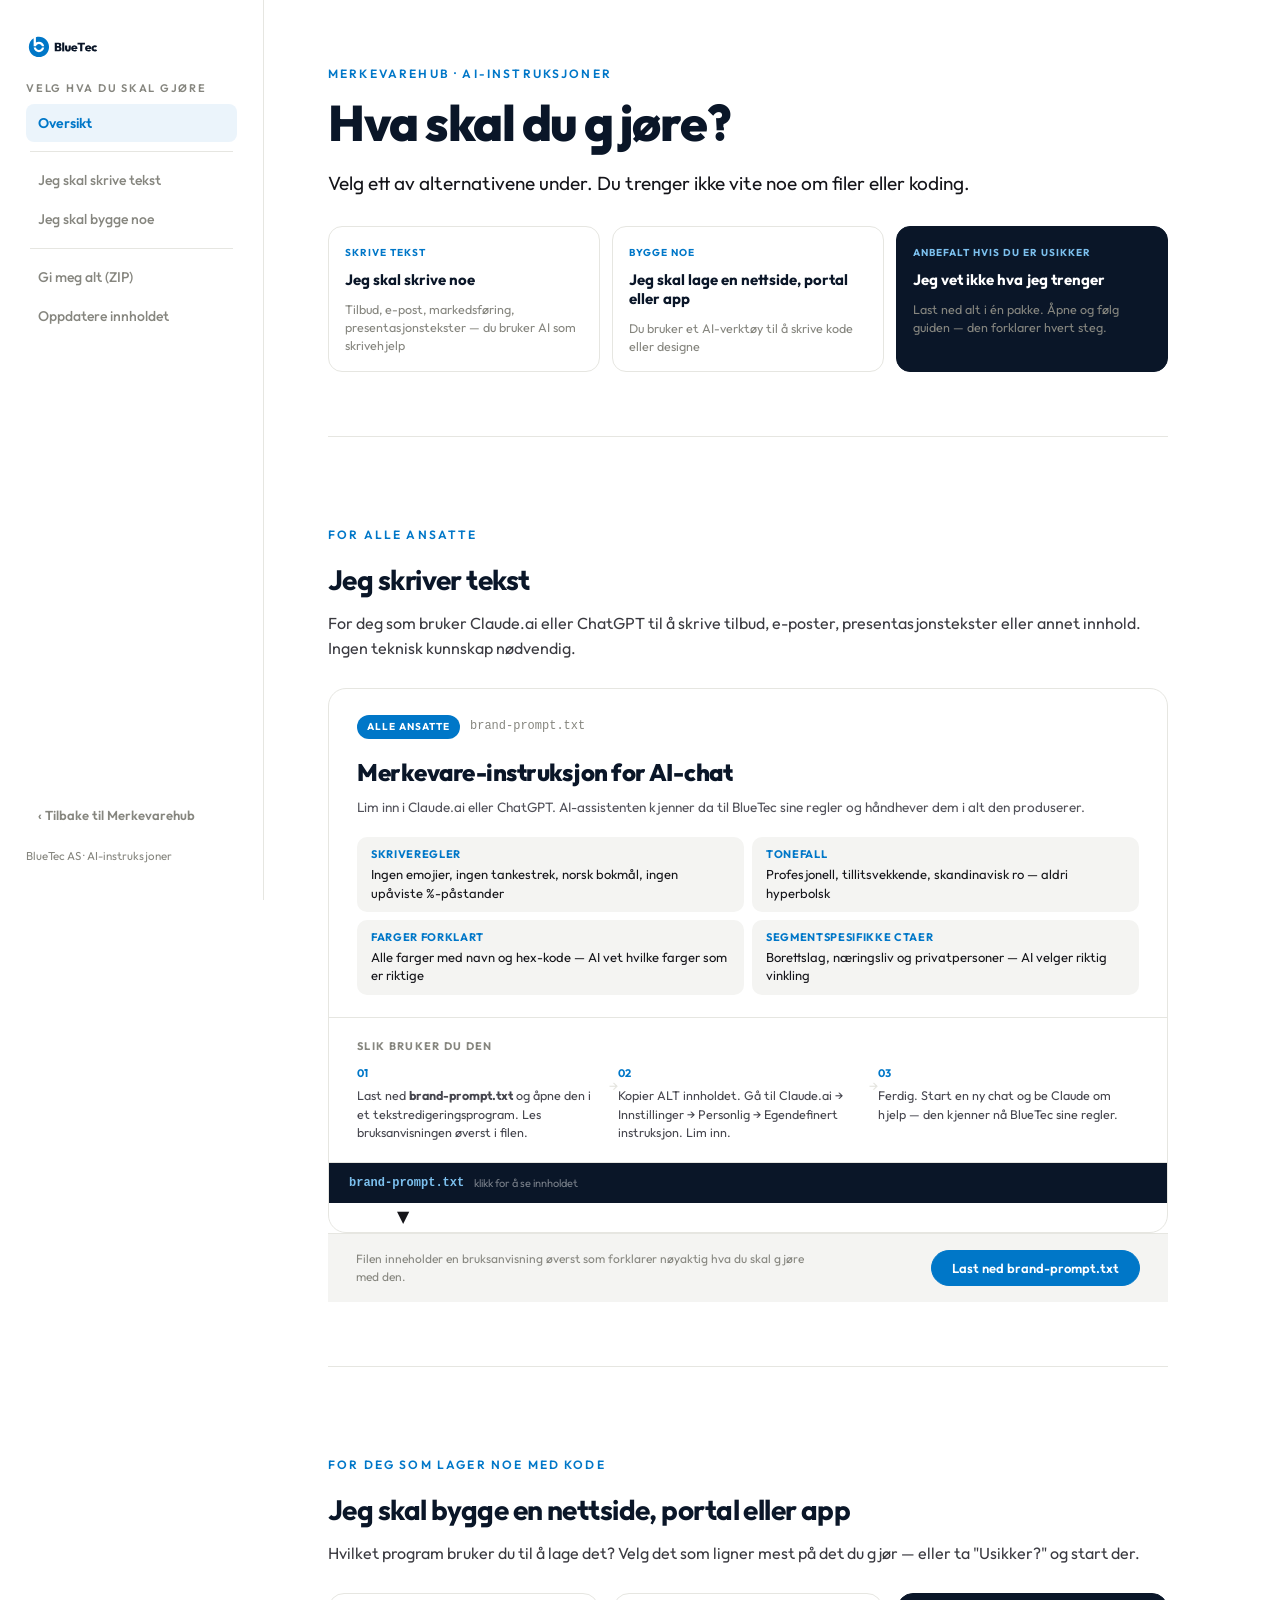
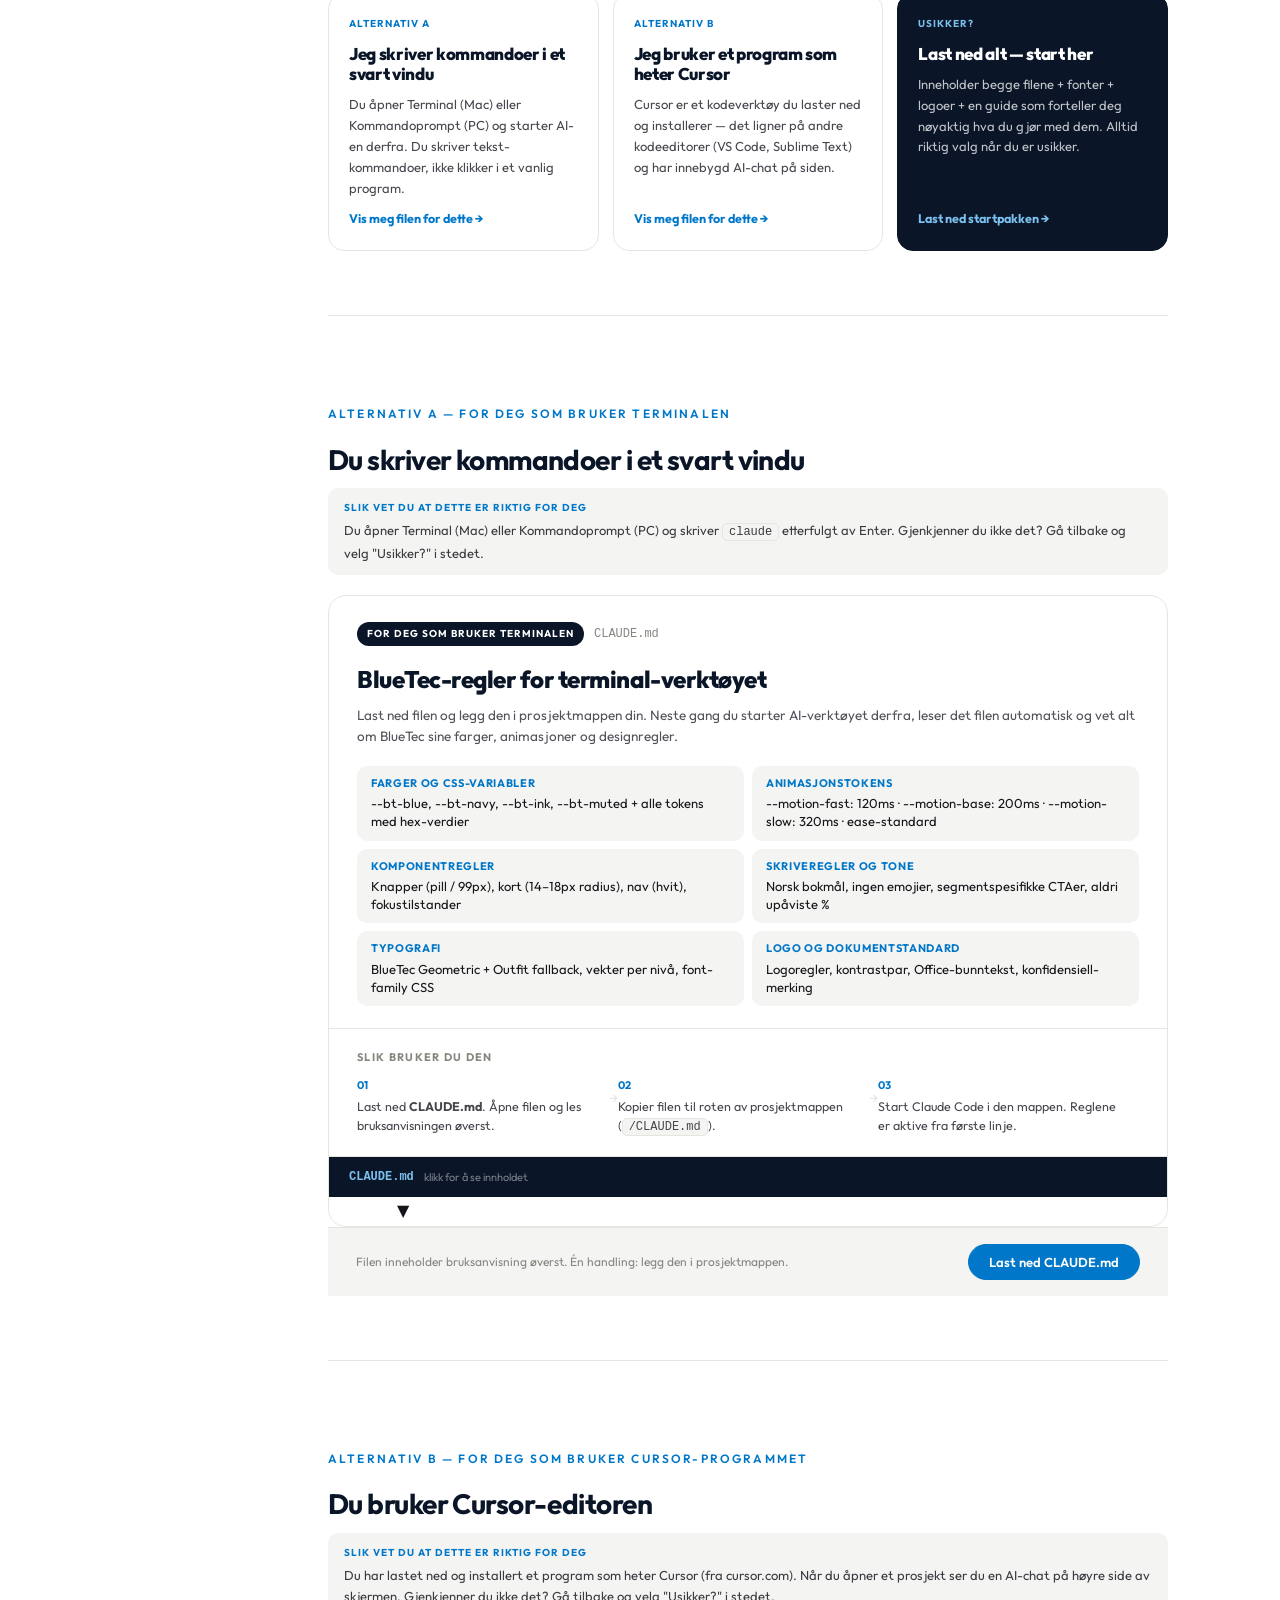
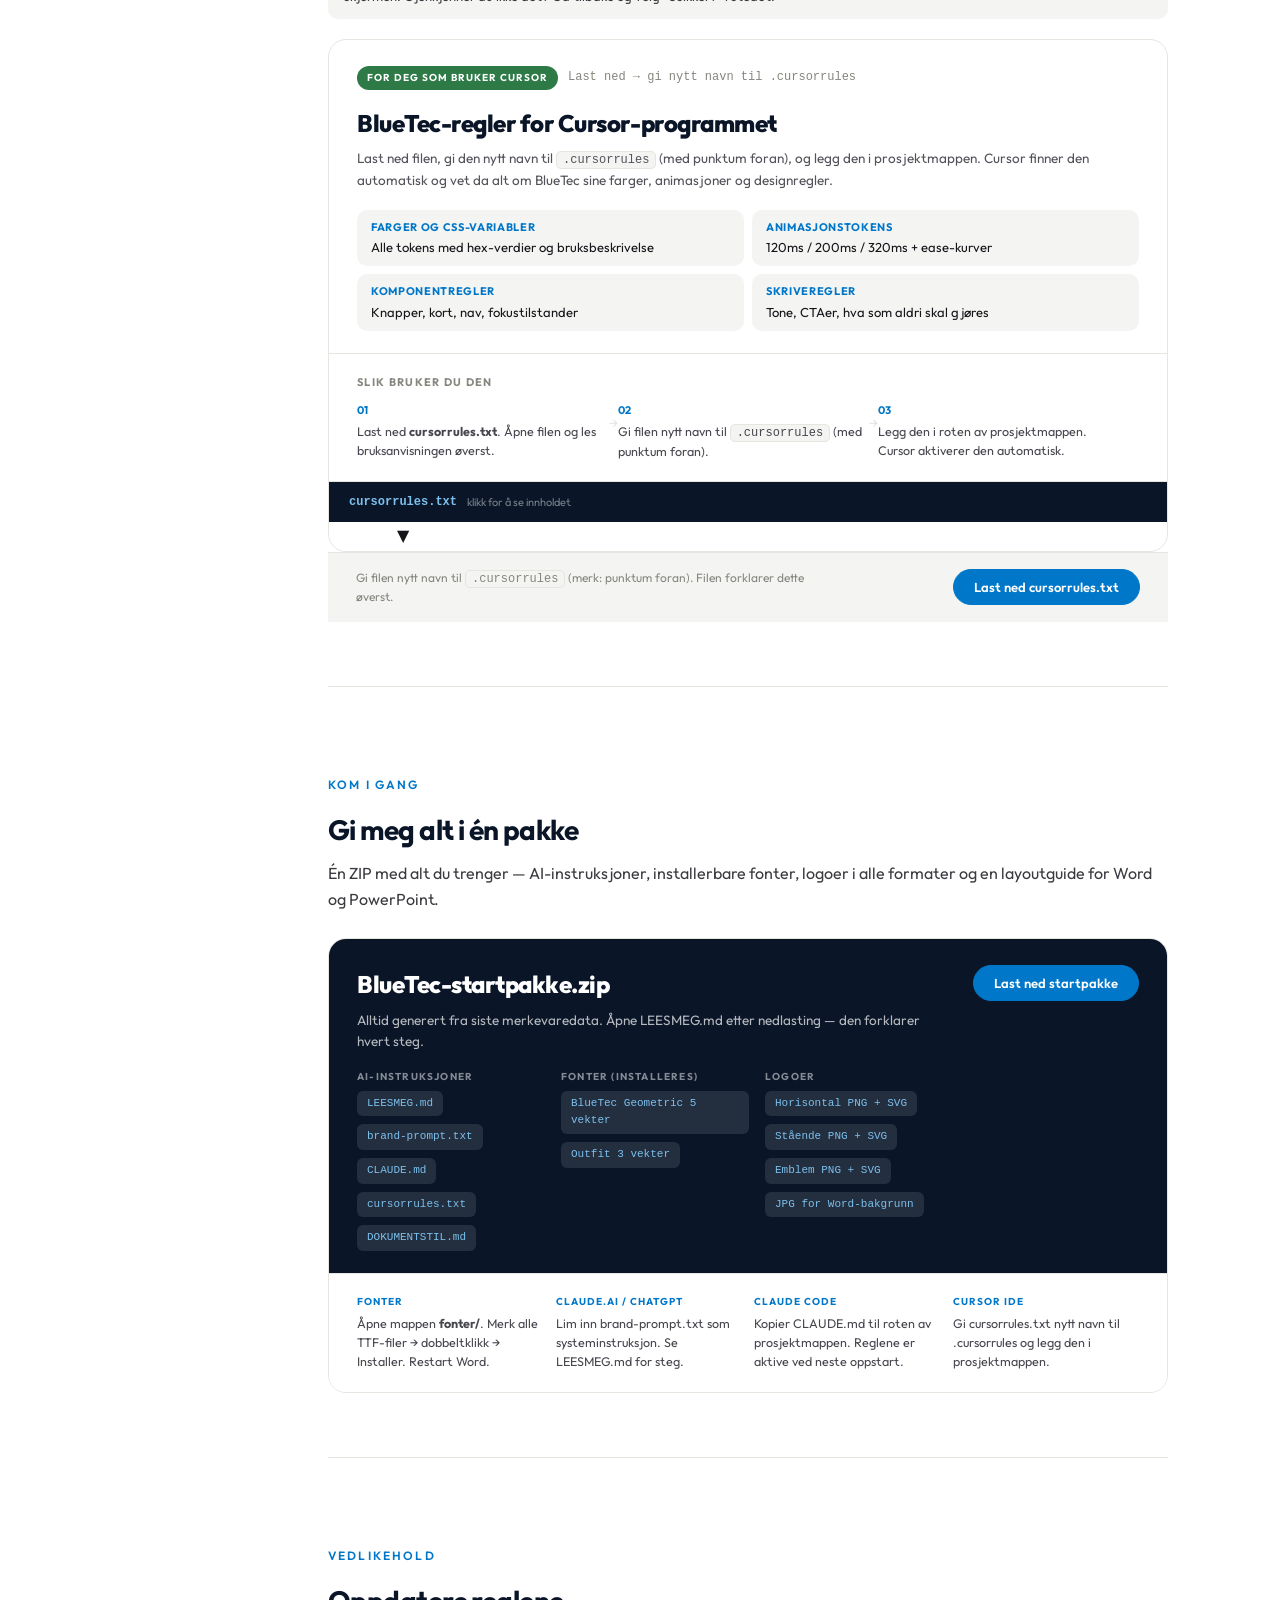
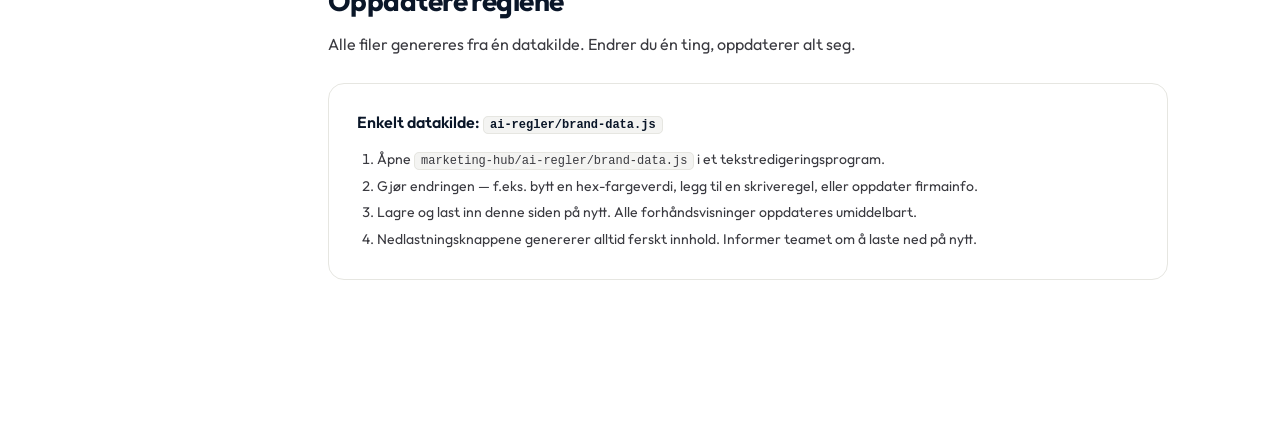
<file: ai-regler.html>
<!DOCTYPE html>
<html lang="nb">
<head>
<meta charset="UTF-8">
<meta name="viewport" content="width=device-width, initial-scale=1.0">
<title>BlueTec — AI-instruksjoner</title>
<script src="ai-regler/brand-data.js"></script>
<script src="assets/jszip.min.js"></script>
<style>
  @font-face{font-family:'BlueTec Geometric';font-weight:300;font-style:normal;font-display:swap;src:url('branding-hub-assets/fonts/BlueTecGeometric-Light.woff') format('woff'),url('branding-hub-assets/fonts/BlueTecGeometric-Light.ttf') format('truetype')}
  @font-face{font-family:'BlueTec Geometric';font-weight:400;font-style:normal;font-display:swap;src:url('branding-hub-assets/fonts/BlueTecGeometric-Regular.woff') format('woff'),url('branding-hub-assets/fonts/BlueTecGeometric-Regular.ttf') format('truetype')}
  @font-face{font-family:'BlueTec Geometric';font-weight:500;font-style:normal;font-display:swap;src:url('branding-hub-assets/fonts/BlueTecGeometric-Medium.woff') format('woff'),url('branding-hub-assets/fonts/BlueTecGeometric-Medium.ttf') format('truetype')}
  @font-face{font-family:'BlueTec Geometric';font-weight:600;font-style:normal;font-display:swap;src:url('branding-hub-assets/fonts/BlueTecGeometric-SemiBold.woff') format('woff'),url('branding-hub-assets/fonts/BlueTecGeometric-SemiBold.ttf') format('truetype')}
  @font-face{font-family:'BlueTec Geometric';font-weight:700;font-style:normal;font-display:swap;src:url('branding-hub-assets/fonts/BlueTecGeometric-Bold.woff') format('woff'),url('branding-hub-assets/fonts/BlueTecGeometric-Bold.ttf') format('truetype')}
  @font-face{font-family:'BlueTec Geometric';font-weight:800;font-style:normal;font-display:swap;src:url('branding-hub-assets/fonts/BlueTecGeometric-ExtraBold.woff') format('woff'),url('branding-hub-assets/fonts/BlueTecGeometric-ExtraBold.ttf') format('truetype')}

  :root{
    --blue:#0077C8;--navy:#0A1628;--white:#FFFFFF;
    --ink:#15151A;--muted:#86867F;--hairline:#E6E6E1;--paper:#F4F4F2;
    --ltblue:#EAF4FB;--blue-08:rgba(0,119,200,.08);--blue-16:rgba(0,119,200,.16);
    --motion-fast:120ms;--motion-base:200ms;--motion-slow:320ms;
    --ease-standard:cubic-bezier(.4,0,.2,1);--ease-entrance:cubic-bezier(0,0,.2,1);
    --maxw:840px;--sb:264px;
  }
  *{box-sizing:border-box}
  html{scroll-behavior:smooth}
  body{margin:0;background:var(--white);color:var(--ink);font-family:'BlueTec Geometric',system-ui,sans-serif;font-weight:400;line-height:1.6;-webkit-font-smoothing:antialiased;display:grid;grid-template-columns:var(--sb) 1fr}

  .progress{position:fixed;top:0;left:var(--sb);right:0;height:2px;z-index:50}
  .progress__bar{height:100%;width:0;background:var(--blue);transition:width 80ms linear}

  /* ── Sidebar ── */
  .sidebar{position:sticky;top:0;align-self:start;height:100vh;border-right:1px solid var(--hairline);padding:34px 26px;display:flex;flex-direction:column;gap:20px;background:var(--white)}
  .brand{display:flex;align-items:center;gap:12px;text-decoration:none}
  .brand img{height:26px}
  .sb-label{font-size:11px;letter-spacing:.16em;text-transform:uppercase;color:var(--muted);font-weight:600;margin-bottom:6px}
  nav{display:flex;flex-direction:column;gap:1px}
  nav a{text-decoration:none;color:var(--muted);font-size:14px;font-weight:500;padding:8px 12px;border-radius:8px;transition:color var(--motion-fast) var(--ease-standard),background var(--motion-fast) var(--ease-standard)}
  nav a:hover{color:var(--navy);background:var(--paper)}
  nav a.active{color:var(--blue);background:var(--blue-08);font-weight:600}
  nav a:focus-visible,button:focus-visible,.back-hub:focus-visible{outline:2px solid var(--blue);outline-offset:2px}
  .nav-div{height:1px;background:var(--hairline);margin:8px 4px}
  .back-hub{display:inline-flex;align-items:center;gap:8px;text-decoration:none;color:var(--muted);font-size:13px;font-weight:600;padding:8px 12px;border-radius:8px;transition:color var(--motion-fast) var(--ease-standard),background var(--motion-fast) var(--ease-standard)}
  .back-hub:hover{color:var(--blue);background:var(--blue-08)}
  .sb-foot{margin-top:auto;font-size:11.5px;color:var(--muted);line-height:1.7}

  /* ── Main ── */
  main{padding:0 64px 160px;max-width:calc(var(--maxw) + 128px)}
  section{padding-top:88px;scroll-margin-top:24px}
  section:first-of-type{padding-top:64px}
  .eyebrow{font-size:12px;letter-spacing:.18em;text-transform:uppercase;color:var(--blue);font-weight:600;margin-bottom:14px}
  h1{font-size:50px;font-weight:800;letter-spacing:-.03em;line-height:1.05;margin:0 0 18px;color:var(--navy)}
  h2{font-size:28px;font-weight:700;letter-spacing:-.02em;margin:0 0 6px;color:var(--navy)}
  h3{font-size:16px;font-weight:600;margin:0 0 6px;color:var(--navy)}
  .lead{font-size:19px;line-height:1.55;color:var(--ink);max-width:var(--maxw)}
  p{max-width:var(--maxw);text-wrap:pretty}
  .sec-intro{color:#3a3a40;margin:8px 0 26px;max-width:var(--maxw)}
  .rule{height:1px;background:var(--hairline);border:0;margin:0}

  .reveal{opacity:0;transform:translateY(14px);transition:opacity var(--motion-slow) var(--ease-entrance),transform var(--motion-slow) var(--ease-entrance)}
  .reveal.in{opacity:1;transform:none}
  @media (prefers-reduced-motion:reduce){.reveal{opacity:1;transform:none;transition:none}}

  /* ── Quick picker ── */
  .picker{display:grid;grid-template-columns:repeat(4,1fr);gap:12px;margin-top:32px}
  .pick{display:flex;flex-direction:column;gap:4px;text-decoration:none;border:1.5px solid var(--hairline);border-radius:14px;padding:18px 16px 16px;transition:border-color var(--motion-fast) var(--ease-standard),background var(--motion-fast) var(--ease-standard),transform var(--motion-fast) var(--ease-standard);background:var(--white)}
  .pick:hover{border-color:var(--blue);background:var(--blue-08);transform:translateY(-2px)}
  .pick__tag{font-size:10px;font-weight:700;letter-spacing:.1em;text-transform:uppercase;color:var(--blue);margin-bottom:6px}
  .pick__title{font-size:15px;font-weight:700;color:var(--navy);line-height:1.25}
  .pick__file{font-family:ui-monospace,Menlo,monospace;font-size:11px;color:var(--muted);margin-top:6px}
  .pick.pick--zip{border-color:var(--navy);background:var(--navy)}
  .pick.pick--zip:hover{background:#0d1e38;border-color:#0d1e38}
  .pick.pick--zip .pick__tag{color:#7cc0ee}
  .pick.pick--zip .pick__title{color:#fff}
  .pick.pick--zip .pick__file{color:rgba(255,255,255,.5)}
  .pick__sub{font-size:12.5px;color:var(--muted);line-height:1.45;margin-top:6px}
  .pick--rec{border-color:var(--blue);background:var(--blue-08)}
  .pick--rec .pick__tag{color:var(--blue)}
  .pick--rec .pick__title{color:var(--navy)}

  /* Tool choice (within the builder section) */
  .tool-choice{display:grid;grid-template-columns:repeat(3,1fr);gap:14px;margin-top:24px}
  .tc-card{display:flex;flex-direction:column;gap:10px;text-decoration:none;border:1.5px solid var(--hairline);border-radius:16px;padding:22px 20px;background:var(--white);transition:border-color var(--motion-fast) var(--ease-standard),background var(--motion-fast) var(--ease-standard),transform var(--motion-fast) var(--ease-standard)}
  .tc-card:hover{border-color:var(--blue);background:var(--blue-08);transform:translateY(-2px)}
  .tc-num{font-size:10px;font-weight:700;letter-spacing:.1em;text-transform:uppercase;color:var(--blue);margin-bottom:2px}
  .tc-who{font-size:17px;font-weight:800;color:var(--navy);line-height:1.2;letter-spacing:-.02em}
  .tc-what{font-size:13px;color:#46464e;line-height:1.6;flex:1}
  .tc-cta{font-size:12.5px;font-weight:700;color:var(--blue)}
  .tc-card--safe{border-color:var(--navy);background:var(--navy)}
  .tc-card--safe:hover{background:#0d1e38;border-color:#0d1e38;transform:translateY(-2px)}
  .tc-card--safe .tc-num{color:#7cc0ee}
  .tc-card--safe .tc-who{color:#fff}
  .tc-card--safe .tc-what{color:rgba(255,255,255,.75)}
  .tc-card--safe .tc-cta{color:#7cc0ee}

  /* Inline callout */
  .callout{border:1.5px solid var(--blue);background:var(--ltblue);border-radius:12px;padding:14px 18px;margin-bottom:20px;font-size:13.5px;color:var(--navy);line-height:1.55}
  .callout strong{font-weight:700}
  .tool-explain{background:var(--paper);border-radius:10px;padding:12px 16px;margin-bottom:16px;font-size:13px;color:#3a3a40;line-height:1.6}
  .tool-explain .te-label{font-size:10px;font-weight:700;letter-spacing:.1em;text-transform:uppercase;color:var(--blue);margin-bottom:4px}

  /* ── File card ── */
  .file-card{border:1px solid var(--hairline);border-radius:18px;overflow:hidden;margin-top:20px;background:var(--white)}
  .file-card__top{padding:26px 28px 22px}
  .file-card__meta{display:flex;align-items:center;gap:10px;margin-bottom:14px}
  .badge{font-size:10px;font-weight:700;letter-spacing:.1em;text-transform:uppercase;color:#fff;border-radius:99px;padding:4px 10px}
  .badge--all{background:var(--blue)}
  .badge--dev{background:var(--navy)}
  .badge--cursor{background:#2d7a47}
  .file-card__top h2{font-size:24px;font-weight:800;letter-spacing:-.02em;margin:0 0 6px;color:var(--navy)}
  .file-card__top .sub{font-size:13.5px;color:#52525a;margin:0 0 18px}
  .contains{display:grid;grid-template-columns:1fr 1fr;gap:8px;margin-top:12px}
  .contains-item{font-size:13px;color:var(--ink);padding:10px 14px;background:var(--paper);border-radius:10px;line-height:1.4}
  .contains-item strong{display:block;font-size:11px;font-weight:700;letter-spacing:.06em;text-transform:uppercase;color:var(--blue);margin-bottom:3px}

  /* ── How to use steps ── */
  .howto{border-top:1px solid var(--hairline);padding:20px 28px;background:var(--white)}
  .howto-label{font-size:11px;font-weight:700;letter-spacing:.12em;text-transform:uppercase;color:var(--muted);margin-bottom:10px}
  .howto-steps{display:flex;gap:0;counter-reset:step}
  .howto-step{flex:1;position:relative;padding:0 16px 0 0}
  .howto-step:not(:last-child)::after{content:'→';position:absolute;right:0;top:10px;color:var(--hairline);font-size:14px}
  .howto-step .sn{font-size:11px;font-weight:700;color:var(--blue);margin-bottom:3px}
  .howto-step p{font-size:12.5px;color:#46464e;margin:0;line-height:1.5}

  /* ── Code preview ── */
  .preview-wrap{border-top:1px solid var(--hairline)}
  .preview-toggle{display:flex;justify-content:space-between;align-items:center;padding:13px 20px;background:var(--navy);cursor:pointer;border:0;width:100%;font-family:inherit}
  .preview-toggle .t{display:flex;align-items:center;gap:10px;color:#fff;font-size:13px;font-weight:600}
  .preview-toggle .fn{font-family:ui-monospace,Menlo,monospace;font-size:12px;color:#7cc0ee}
  .preview-toggle .dim{font-size:11px;color:rgba(255,255,255,.45);font-weight:400}
  .preview-toggle .arr{font-size:11px;color:rgba(255,255,255,.5);transition:transform var(--motion-fast) var(--ease-standard)}
  .preview-toggle[aria-expanded="true"] .arr{transform:rotate(180deg)}
  .copy-btn{display:inline-flex;align-items:center;gap:7px;font-family:inherit;font-size:12px;font-weight:600;border:1px solid rgba(255,255,255,.22);background:rgba(255,255,255,.06);color:#fff;border-radius:99px;padding:6px 14px;cursor:pointer;transition:background var(--motion-fast) var(--ease-standard)}
  .copy-btn:hover{background:rgba(255,255,255,.16)}
  .preview-controls{display:flex;align-items:center;gap:8px}
  .preview-body{display:none}
  .preview-body.open{display:block}
  pre.code{margin:0;padding:20px 26px;background:#0d1b30;color:#d4dee9;font-family:ui-monospace,SFMono-Regular,Menlo,monospace;font-size:12px;line-height:1.75;white-space:pre-wrap;overflow-wrap:anywhere;max-height:420px;overflow:auto}
  pre.code.loading{color:#4a6070;font-style:italic}

  /* ── Footer row ── */
  .file-card__foot{display:flex;flex-wrap:wrap;gap:14px;align-items:center;justify-content:space-between;padding:16px 28px;background:var(--paper);border-top:1px solid var(--hairline)}
  .usage{font-size:12px;color:var(--muted);max-width:460px;line-height:1.5}
  .btn{display:inline-flex;align-items:center;gap:8px;font-family:inherit;font-size:13px;font-weight:600;border-radius:99px;padding:9px 20px;cursor:pointer;text-decoration:none;border:1px solid var(--hairline);background:var(--white);color:var(--navy);transition:border-color var(--motion-fast) var(--ease-standard),background var(--motion-fast) var(--ease-standard),transform var(--motion-fast) var(--ease-standard)}
  .btn:hover{border-color:var(--blue);color:var(--blue)}
  .btn:active{transform:scale(.98)}
  .btn--primary{background:var(--blue);color:#fff;border-color:var(--blue)}
  .btn--primary:hover{background:#0069b0;color:#fff;border-color:#0069b0}

  /* ── ZIP card ── */
  .zip-card{border:1px solid var(--hairline);border-radius:18px;overflow:hidden;margin-top:20px}
  .zip-card__top{padding:26px 28px 22px;display:flex;justify-content:space-between;align-items:flex-start;gap:20px;background:var(--navy)}
  .zip-card__top h2{font-size:24px;font-weight:800;letter-spacing:-.02em;margin:0 0 6px;color:#fff}
  .zip-card__top .sub{font-size:13.5px;color:rgba(255,255,255,.7);margin:0}
  .zip-files{display:flex;flex-wrap:wrap;gap:8px;margin-top:16px}
  .zip-file{font-family:ui-monospace,Menlo,monospace;font-size:11px;background:rgba(255,255,255,.1);color:#7cc0ee;border-radius:6px;padding:4px 10px}
  .zip-card__foot{display:flex;flex-wrap:wrap;gap:16px;align-items:center;justify-content:space-between;padding:16px 28px;background:var(--paper);border-top:1px solid var(--hairline)}
  .zip-steps{display:grid;grid-template-columns:repeat(3,1fr);gap:12px;padding:20px 28px;background:var(--white);border-top:1px solid var(--hairline)}
  .zip-categories{display:grid;grid-template-columns:repeat(3,1fr);gap:16px;margin-top:16px}
  .zip-cat__label{font-size:10px;font-weight:700;letter-spacing:.12em;text-transform:uppercase;color:rgba(255,255,255,.5);margin-bottom:6px}
  .zip-cat .zip-files{margin-top:4px}
  .zip-step .zsl{font-size:10px;font-weight:700;letter-spacing:.1em;text-transform:uppercase;color:var(--blue);margin-bottom:4px}
  .zip-step p{font-size:12.5px;color:#46464e;margin:0;line-height:1.55}

  /* ── Update box ── */
  .update-box{border:1px solid var(--hairline);border-radius:16px;padding:26px 28px;margin-top:20px}
  .update-box h3{margin:0 0 10px}
  .update-box ol{padding-left:20px;margin:10px 0 0;color:#3a3a40;font-size:14px;line-height:1.9}
  code{font-family:ui-monospace,Menlo,monospace;font-size:12px;background:var(--paper);border:1px solid var(--hairline);border-radius:5px;padding:1px 6px}

  /* ── Toast ── */
  .toast{position:fixed;bottom:30px;left:50%;transform:translateX(-50%) translateY(20px);background:var(--navy);color:#fff;font-size:13.5px;font-weight:600;padding:12px 22px;border-radius:99px;opacity:0;pointer-events:none;transition:opacity var(--motion-base),transform var(--motion-base);z-index:99}
  .toast.show{opacity:1;transform:translateX(-50%) translateY(0)}

  @media (max-width:1100px){.picker{grid-template-columns:1fr 1fr}.contains{grid-template-columns:1fr}}
  @media (max-width:1080px){body{grid-template-columns:1fr}.sidebar{display:none}main{padding:0 28px 120px}.progress{left:0}}
</style>
</head>
<body>

<div class="progress"><div class="progress__bar" id="bar"></div></div>

<!-- ── Sidebar ── -->
<aside class="sidebar">
  <a class="brand" href="index.html"><img src="branding-hub-assets/logo/lockup/svg/bluetec-lockup-horizontal-on-light.svg" alt="BlueTec"></a>
  <div>
    <div class="sb-label">Velg hva du skal gjøre</div>
    <nav id="nav">
      <a href="#intro" class="active">Oversikt</a>
      <div class="nav-div"></div>
      <a href="#prompt">Jeg skal skrive tekst</a>
      <a href="#bygg">Jeg skal bygge noe</a>
      <div class="nav-div"></div>
      <a href="#startpakke">Gi meg alt (ZIP)</a>
      <a href="#oppdater">Oppdatere innholdet</a>
    </nav>
  </div>
  <div class="sb-foot">
    <a class="back-hub" href="index.html">&#8249; Tilbake til Merkevarehub</a>
    <div style="margin-top:12px">BlueTec AS · AI-instruksjoner</div>
  </div>
</aside>

<!-- ── Main ── -->
<main>

  <!-- ──────────── HERO ──────────── -->
  <section id="intro">
    <div class="eyebrow">Merkevarehub · AI-instruksjoner</div>
    <h1>Hva skal du gjøre?</h1>
    <p class="lead">Velg ett av alternativene under. Du trenger ikke vite noe om filer eller koding.</p>

    <div class="picker" style="grid-template-columns:1fr 1fr 1fr;margin-top:28px">

      <a class="pick" href="#prompt">
        <div class="pick__tag">Skrive tekst</div>
        <div class="pick__title">Jeg skal skrive noe</div>
        <div class="pick__sub">Tilbud, e-post, markedsføring, presentasjonstekster — du bruker AI som skrivehjelp</div>
      </a>

      <a class="pick" href="#bygg">
        <div class="pick__tag">Bygge noe</div>
        <div class="pick__title">Jeg skal lage en nettside, portal eller app</div>
        <div class="pick__sub">Du bruker et AI-verktøy til å skrive kode eller designe</div>
      </a>

      <a class="pick pick--zip" href="#startpakke">
        <div class="pick__tag">Anbefalt hvis du er usikker</div>
        <div class="pick__title">Jeg vet ikke hva jeg trenger</div>
        <div class="pick__sub">Last ned alt i én pakke. Åpne og følg guiden — den forklarer hvert steg.</div>
      </a>

    </div>
  </section>

  <hr class="rule" style="margin-top:64px">

  <!-- ──────────── BRAND PROMPT ──────────── -->
  <section id="prompt">
    <div class="eyebrow">For alle ansatte</div>
    <h2>Jeg skriver tekst</h2>
    <p class="sec-intro">For deg som bruker Claude.ai eller ChatGPT til å skrive tilbud, e-poster, presentasjonstekster eller annet innhold. Ingen teknisk kunnskap nødvendig.</p>

    <div class="file-card reveal">
      <div class="file-card__top">
        <div class="file-card__meta">
          <span class="badge badge--all">Alle ansatte</span>
          <span style="font-family:ui-monospace,Menlo,monospace;font-size:12px;color:var(--muted)">brand-prompt.txt</span>
        </div>
        <h2>Merkevare-instruksjon for AI-chat</h2>
        <p class="sub">Lim inn i Claude.ai eller ChatGPT. AI-assistenten kjenner da til BlueTec sine regler og håndhever dem i alt den produserer.</p>

        <div class="contains">
          <div class="contains-item">
            <strong>Skriveregler</strong>
            Ingen emojier, ingen tankestrek, norsk bokmål, ingen upåviste %-påstander
          </div>
          <div class="contains-item">
            <strong>Tonefall</strong>
            Profesjonell, tillitsvekkende, skandinavisk ro — aldri hyperbolsk
          </div>
          <div class="contains-item">
            <strong>Farger forklart</strong>
            Alle farger med navn og hex-kode — AI vet hvilke farger som er riktige
          </div>
          <div class="contains-item">
            <strong>Segmentspesifikke CTAer</strong>
            Borettslag, næringsliv og privatpersoner — AI velger riktig vinkling
          </div>
        </div>
      </div>

      <div class="howto">
        <div class="howto-label">Slik bruker du den</div>
        <div class="howto-steps">
          <div class="howto-step">
            <div class="sn">01</div>
            <p>Last ned <strong>brand-prompt.txt</strong> og åpne den i et tekstredigeringsprogram. Les bruksanvisningen øverst i filen.</p>
          </div>
          <div class="howto-step">
            <div class="sn">02</div>
            <p>Kopier ALT innholdet. Gå til Claude.ai → Innstillinger → Personlig → Egendefinert instruksjon. Lim inn.</p>
          </div>
          <div class="howto-step">
            <div class="sn">03</div>
            <p>Ferdig. Start en ny chat og be Claude om hjelp — den kjenner nå BlueTec sine regler.</p>
          </div>
        </div>
      </div>

      <div class="preview-wrap">
        <button class="preview-toggle" id="toggle-prompt" aria-expanded="false">
          <div class="t">
            <span class="fn">brand-prompt.txt</span>
            <span class="dim">klikk for å se innholdet</span>
          </div>
          <div class="preview-controls">
            <button class="copy-btn" id="copy-prompt" onclick="event.stopPropagation()">Kopier</button>
            <span class="arr">&#9660;</span>
          </div>
        </button>
        <div class="preview-body" id="body-prompt">
          <pre class="code loading" id="pre-prompt">Genererer innhold…</pre>
        </div>
      </div>

      <div class="file-card__foot">
        <span class="usage">Filen inneholder en bruksanvisning øverst som forklarer nøyaktig hva du skal gjøre med den.</span>
        <button class="btn btn--primary" id="dl-prompt">Last ned brand-prompt.txt</button>
      </div>
    </div>
  </section>

  <hr class="rule" style="margin-top:64px">

  <!-- ──────────── BYGG ──────────── -->
  <section id="bygg">
    <div class="eyebrow">For deg som lager noe med kode</div>
    <h2>Jeg skal bygge en nettside, portal eller app</h2>
    <p class="sec-intro">Hvilket program bruker du til å lage det? Velg det som ligner mest på det du gjør — eller ta "Usikker?" og start der.</p>

    <div class="tool-choice">

      <a class="tc-card" href="#claudemd">
        <div class="tc-num">Alternativ A</div>
        <div class="tc-who">Jeg skriver kommandoer i et svart vindu</div>
        <div class="tc-what">Du åpner Terminal (Mac) eller Kommandoprompt (PC) og starter AI-en derfra. Du skriver tekst-kommandoer, ikke klikker i et vanlig program.</div>
        <div class="tc-cta">Vis meg filen for dette →</div>
      </a>

      <a class="tc-card" href="#cursor">
        <div class="tc-num">Alternativ B</div>
        <div class="tc-who">Jeg bruker et program som heter Cursor</div>
        <div class="tc-what">Cursor er et kodeverktøy du laster ned og installerer — det ligner på andre kodeeditorer (VS Code, Sublime Text) og har innebygd AI-chat på siden.</div>
        <div class="tc-cta">Vis meg filen for dette →</div>
      </a>

      <a class="tc-card tc-card--safe" href="#startpakke">
        <div class="tc-num">Usikker?</div>
        <div class="tc-who">Last ned alt — start her</div>
        <div class="tc-what">Inneholder begge filene + fonter + logoer + en guide som forteller deg nøyaktig hva du gjør med dem. Alltid riktig valg når du er usikker.</div>
        <div class="tc-cta">Last ned startpakken →</div>
      </a>

    </div>
  </section>

  <hr class="rule" style="margin-top:64px">

  <!-- ──────────── CLAUDE.MD ──────────── -->
  <section id="claudemd">
    <div class="eyebrow">Alternativ A — for deg som bruker terminalen</div>
    <h2>Du skriver kommandoer i et svart vindu</h2>
    <div class="tool-explain">
      <div class="te-label">Slik vet du at dette er riktig for deg</div>
      Du åpner Terminal (Mac) eller Kommandoprompt (PC) og skriver <code>claude</code> etterfulgt av Enter. Gjenkjenner du ikke det? Gå tilbake og velg "Usikker?" i stedet.
    </div>

    <div class="file-card reveal">
      <div class="file-card__top">
        <div class="file-card__meta">
          <span class="badge badge--dev">For deg som bruker terminalen</span>
          <span style="font-family:ui-monospace,Menlo,monospace;font-size:12px;color:var(--muted)">CLAUDE.md</span>
        </div>
        <h2>BlueTec-regler for terminal-verktøyet</h2>
        <p class="sub">Last ned filen og legg den i prosjektmappen din. Neste gang du starter AI-verktøyet derfra, leser det filen automatisk og vet alt om BlueTec sine farger, animasjoner og designregler.</p>

        <div class="contains">
          <div class="contains-item">
            <strong>Farger og CSS-variabler</strong>
            --bt-blue, --bt-navy, --bt-ink, --bt-muted + alle tokens med hex-verdier
          </div>
          <div class="contains-item">
            <strong>Animasjonstokens</strong>
            --motion-fast: 120ms · --motion-base: 200ms · --motion-slow: 320ms · ease-standard
          </div>
          <div class="contains-item">
            <strong>Komponentregler</strong>
            Knapper (pill / 99px), kort (14–18px radius), nav (hvit), fokustilstander
          </div>
          <div class="contains-item">
            <strong>Skriveregler og tone</strong>
            Norsk bokmål, ingen emojier, segmentspesifikke CTAer, aldri upåviste %
          </div>
          <div class="contains-item">
            <strong>Typografi</strong>
            BlueTec Geometric + Outfit fallback, vekter per nivå, font-family CSS
          </div>
          <div class="contains-item">
            <strong>Logo og dokumentstandard</strong>
            Logoregler, kontrastpar, Office-bunntekst, konfidensiell-merking
          </div>
        </div>
      </div>

      <div class="howto">
        <div class="howto-label">Slik bruker du den</div>
        <div class="howto-steps">
          <div class="howto-step">
            <div class="sn">01</div>
            <p>Last ned <strong>CLAUDE.md</strong>. Åpne filen og les bruksanvisningen øverst.</p>
          </div>
          <div class="howto-step">
            <div class="sn">02</div>
            <p>Kopier filen til roten av prosjektmappen (<code>/CLAUDE.md</code>).</p>
          </div>
          <div class="howto-step">
            <div class="sn">03</div>
            <p>Start Claude Code i den mappen. Reglene er aktive fra første linje.</p>
          </div>
        </div>
      </div>

      <div class="preview-wrap">
        <button class="preview-toggle" id="toggle-claudemd" aria-expanded="false">
          <div class="t">
            <span class="fn">CLAUDE.md</span>
            <span class="dim">klikk for å se innholdet</span>
          </div>
          <div class="preview-controls">
            <button class="copy-btn" id="copy-claudemd" onclick="event.stopPropagation()">Kopier</button>
            <span class="arr">&#9660;</span>
          </div>
        </button>
        <div class="preview-body" id="body-claudemd">
          <pre class="code loading" id="pre-claudemd">Genererer innhold…</pre>
        </div>
      </div>

      <div class="file-card__foot">
        <span class="usage">Filen inneholder bruksanvisning øverst. Én handling: legg den i prosjektmappen.</span>
        <button class="btn btn--primary" id="dl-claudemd">Last ned CLAUDE.md</button>
      </div>
    </div>
  </section>

  <hr class="rule" style="margin-top:64px">

  <!-- ──────────── CURSOR ──────────── -->
  <section id="cursor">
    <div class="eyebrow">Alternativ B — for deg som bruker Cursor-programmet</div>
    <h2>Du bruker Cursor-editoren</h2>
    <div class="tool-explain">
      <div class="te-label">Slik vet du at dette er riktig for deg</div>
      Du har lastet ned og installert et program som heter Cursor (fra cursor.com). Når du åpner et prosjekt ser du en AI-chat på høyre side av skjermen. Gjenkjenner du ikke det? Gå tilbake og velg "Usikker?" i stedet.
    </div>

    <div class="file-card reveal">
      <div class="file-card__top">
        <div class="file-card__meta">
          <span class="badge badge--cursor">For deg som bruker Cursor</span>
          <span style="font-family:ui-monospace,Menlo,monospace;font-size:12px;color:var(--muted)">Last ned → gi nytt navn til .cursorrules</span>
        </div>
        <h2>BlueTec-regler for Cursor-programmet</h2>
        <p class="sub">Last ned filen, gi den nytt navn til <code>.cursorrules</code> (med punktum foran), og legg den i prosjektmappen. Cursor finner den automatisk og vet da alt om BlueTec sine farger, animasjoner og designregler.</p>

        <div class="contains">
          <div class="contains-item">
            <strong>Farger og CSS-variabler</strong>
            Alle tokens med hex-verdier og bruksbeskrivelse
          </div>
          <div class="contains-item">
            <strong>Animasjonstokens</strong>
            120ms / 200ms / 320ms + ease-kurver
          </div>
          <div class="contains-item">
            <strong>Komponentregler</strong>
            Knapper, kort, nav, fokustilstander
          </div>
          <div class="contains-item">
            <strong>Skriveregler</strong>
            Tone, CTAer, hva som aldri skal gjøres
          </div>
        </div>
      </div>

      <div class="howto">
        <div class="howto-label">Slik bruker du den</div>
        <div class="howto-steps">
          <div class="howto-step">
            <div class="sn">01</div>
            <p>Last ned <strong>cursorrules.txt</strong>. Åpne filen og les bruksanvisningen øverst.</p>
          </div>
          <div class="howto-step">
            <div class="sn">02</div>
            <p>Gi filen nytt navn til <code>.cursorrules</code> (med punktum foran).</p>
          </div>
          <div class="howto-step">
            <div class="sn">03</div>
            <p>Legg den i roten av prosjektmappen. Cursor aktiverer den automatisk.</p>
          </div>
        </div>
      </div>

      <div class="preview-wrap">
        <button class="preview-toggle" id="toggle-cursor" aria-expanded="false">
          <div class="t">
            <span class="fn">cursorrules.txt</span>
            <span class="dim">klikk for å se innholdet</span>
          </div>
          <div class="preview-controls">
            <button class="copy-btn" id="copy-cursor" onclick="event.stopPropagation()">Kopier</button>
            <span class="arr">&#9660;</span>
          </div>
        </button>
        <div class="preview-body" id="body-cursor">
          <pre class="code loading" id="pre-cursor">Genererer innhold…</pre>
        </div>
      </div>

      <div class="file-card__foot">
        <span class="usage">Gi filen nytt navn til <code>.cursorrules</code> (merk: punktum foran). Filen forklarer dette øverst.</span>
        <button class="btn btn--primary" id="dl-cursor">Last ned cursorrules.txt</button>
      </div>
    </div>
  </section>

  <hr class="rule" style="margin-top:64px">

  <!-- ──────────── STARTPAKKE ──────────── -->
  <section id="startpakke">
    <div class="eyebrow">Kom i gang</div>
    <h2>Gi meg alt i én pakke</h2>
    <p class="sec-intro">Én ZIP med alt du trenger — AI-instruksjoner, installerbare fonter, logoer i alle formater og en layoutguide for Word og PowerPoint.</p>

    <div class="zip-card reveal">
      <div class="zip-card__top">
        <div>
          <h2>BlueTec-startpakke.zip</h2>
          <p class="sub">Alltid generert fra siste merkevaredata. Åpne LEESMEG.md etter nedlasting — den forklarer hvert steg.</p>
          <div class="zip-categories">
            <div class="zip-cat">
              <div class="zip-cat__label">AI-instruksjoner</div>
              <div class="zip-files">
                <span class="zip-file">LEESMEG.md</span>
                <span class="zip-file">brand-prompt.txt</span>
                <span class="zip-file">CLAUDE.md</span>
                <span class="zip-file">cursorrules.txt</span>
                <span class="zip-file">DOKUMENTSTIL.md</span>
              </div>
            </div>
            <div class="zip-cat">
              <div class="zip-cat__label">Fonter (installeres)</div>
              <div class="zip-files">
                <span class="zip-file">BlueTec Geometric 5 vekter</span>
                <span class="zip-file">Outfit 3 vekter</span>
              </div>
            </div>
            <div class="zip-cat">
              <div class="zip-cat__label">Logoer</div>
              <div class="zip-files">
                <span class="zip-file">Horisontal PNG + SVG</span>
                <span class="zip-file">Stående PNG + SVG</span>
                <span class="zip-file">Emblem PNG + SVG</span>
                <span class="zip-file">JPG for Word-bakgrunn</span>
              </div>
            </div>
          </div>
        </div>
        <button class="btn btn--primary" id="dl-zip" style="white-space:nowrap;flex:none;align-self:flex-start">Last ned startpakke</button>
      </div>

      <div class="zip-steps" style="grid-template-columns:repeat(4,1fr)">
        <div class="zip-step">
          <div class="zsl">Fonter</div>
          <p>Åpne mappen <strong>fonter/</strong>. Merk alle TTF-filer → dobbeltklikk → Installer. Restart Word.</p>
        </div>
        <div class="zip-step">
          <div class="zsl">Claude.ai / ChatGPT</div>
          <p>Lim inn brand-prompt.txt som systeminstruksjon. Se LEESMEG.md for steg.</p>
        </div>
        <div class="zip-step">
          <div class="zsl">Claude Code</div>
          <p>Kopier CLAUDE.md til roten av prosjektmappen. Reglene er aktive ved neste oppstart.</p>
        </div>
        <div class="zip-step">
          <div class="zsl">Cursor IDE</div>
          <p>Gi cursorrules.txt nytt navn til .cursorrules og legg den i prosjektmappen.</p>
        </div>
      </div>
    </div>
  </section>

  <hr class="rule" style="margin-top:64px">

  <!-- ──────────── OPPDATER ──────────── -->
  <section id="oppdater">
    <div class="eyebrow">Vedlikehold</div>
    <h2>Oppdatere reglene</h2>
    <p class="sec-intro">Alle filer genereres fra én datakilde. Endrer du én ting, oppdaterer alt seg.</p>

    <div class="update-box reveal">
      <h3>Enkelt datakilde: <code>ai-regler/brand-data.js</code></h3>
      <ol>
        <li>Åpne <code>marketing-hub/ai-regler/brand-data.js</code> i et tekstredigeringsprogram.</li>
        <li>Gjør endringen — f.eks. bytt en hex-fargeverdi, legg til en skriveregel, eller oppdater firmainfo.</li>
        <li>Lagre og last inn denne siden på nytt. Alle forhåndsvisninger oppdateres umiddelbart.</li>
        <li>Nedlastningsknappene genererer alltid ferskt innhold. Informer teamet om å laste ned på nytt.</li>
      </ol>
    </div>
  </section>

</main>

<div class="toast" id="toast"></div>

<script>
// ── Preamble builders ──────────────────────────────────────────────────────────

function preambleCLAUDEMD(b) {
  return '<!--\n'
    +'  BLUETEC BRAND RULES — CLAUDE.md\n'
    +'  ────────────────────────────────\n'
    +'  HVA ER DETTE?\n'
    +'  Instruksjonsfil for Claude Code. Legg filen i roten av prosjektmappen.\n'
    +'  Claude Code leser den automatisk ved oppstart og hjandhever alle regler.\n\n'
    +'  HVA GJOER DEN?\n'
    +'  Claude kjenner da til BlueTecs farger, CSS-variabler, animasjonstokens,\n'
    +'  komponentkonvensjoner, skriveregler, tonefall og logoregler.\n\n'
    +'  SLIK BRUKER DU DEN:\n'
    +'  1. Kopier denne filen til /CLAUDE.md i prosjektmappen\n'
    +'  2. Start Claude Code — reglene er aktive\n\n'
    +'  VIKTIG: '+b.protection+'\n\n'
    +'  Siste versjon: Merkevarehub → AI-instruksjoner\n'
    +'-->\n\n';
}

function preambleBrandPrompt(b) {
  return '╔════════════════════════════════════════════════════════════════╗\n'
    +'  BLUETEC — MERKEVARE-INSTRUKSJON FOR AI-CHAT\n'
    +'  brand-prompt.txt\n'
    +'  ─────────────────────────────────────────────\n'
    +'  HVA ER DETTE?\n'
    +'  En systeminstruksjon for Claude.ai og ChatGPT.\n\n'
    +'  SLIK BRUKER DU DEN:\n'
    +'  Claude.ai → Innstillinger → Personlig → Egendefinert instruksjon\n'
    +'             → kopier alt under skillelinjen og lim inn\n'
    +'  ChatGPT   → Klikk profil → Tilpass ChatGPT → Instruksjoner\n'
    +'             → kopier alt under skillelinjen og lim inn\n\n'
    +'  INNEHOLDER:\n'
    +'  Skriveregler · Tone · Farger · Segmentspesifikke CTAer\n\n'
    +'  VIKTIG: '+b.protection+'\n\n'
    +'  Siste versjon: Merkevarehub → AI-instruksjoner\n'
    +'╚════════════════════════════════════════════════════════════════╝\n\n'
    +'━━━━━━━━━━━━━━ INSTRUKSJONENE BEGYNNER HER ━━━━━━━━━━━━━━\n\n';
}

function preambleCursorRules(b) {
  return '# ════════════════════════════════════════════════════════════\n'
    +'# BLUETEC BRAND RULES — .cursorrules\n'
    +'# ────────────────────────────────────────────────────────────\n'
    +'# HVA ER DETTE?\n'
    +'# Instruksjonsfil for Cursor IDE.\n\n'
    +'# SLIK BRUKER DU DEN:\n'
    +'# 1. Gi filen nytt navn til .cursorrules (med punktum foran)\n'
    +'# 2. Legg den i roten av prosjektmappen\n'
    +'# 3. Cursor aktiverer den automatisk\n\n'
    +'# INNEHOLDER:\n'
    +'# CSS-variabler · Animasjonstokens · Komponentregler · Skriveregler\n\n'
    +'# VIKTIG: '+b.protection+'\n\n'
    +'# Siste versjon: Merkevarehub → AI-instruksjoner\n'
    +'# ════════════════════════════════════════════════════════════\n\n';
}

// ── Brand templates ────────────────────────────────────────────────────────────

function buildCLAUDEMD(b) {
  var F = '```';
  var blue = b.colors.find(function(c){return c.name==='Blue'});
  var navy = b.colors.find(function(c){return c.name==='Navy'});
  var colorHeader = '| Name | Hex | Use |\n|------|-----|-----|';
  var colorRows = b.colors.map(function(c){ return '| '+c.name+' | `'+c.hex+'` | '+c.use+' |'; }).join('\n');
  var cssVars = b.colors.map(function(c){ return '  '+c.cssVar+': '+c.hex+';'; }).join('\n');
  var contrastList = b.contrastRules.map(function(r){ return '- '+r.bg+' → `'+r.text+'`'; }).join('\n');
  var writingList = b.writingRules.map(function(r){ return '- '+r; }).join('\n');
  var ctaHeader = '| Segment | Focus |\n|---------|-------|';
  var ctaRows = b.ctaSegments.map(function(s){ return '| '+s.segment+' | '+s.focus+' |'; }).join('\n');
  var neverList = b.neverDo.map(function(r){ return '- '+r; }).join('\n');
  return preambleCLAUDEMD(b)
    +'# BlueTec — Brand Rules for Claude Code\n\n'
    +'These instructions apply to all BlueTec AS projects.\n\n'
    +'---\n\n'
    +'## Company\n\n'
    +'BlueTec AS delivers solar energy solutions to housing cooperatives (borettslag), commercial buildings, and private homes in Norway.\n\n'
    +'**Tone:** Professional, trustworthy, Scandinavian calm. Never hyperbolic.\n'
    +'**Language:** Norwegian bokmål for all customer-facing copy.\n'
    +'**Website:** '+b.company.website+'\n'
    +'**Address:** '+b.company.address+'\n'
    +'**Org.nr.:** '+b.company.orgNr+'\n'
    +'**Contact:** '+b.company.email+' · '+b.company.phone+'\n\n'
    +'---\n\n'
    +'## MANDATORY — Run before every output\n\n'
    +'Every time you create a document, HTML page, template, report, proposal, invoice, presentation, or email: run this checklist before responding. Missing an item? Add it first. Never deliver incomplete brand output.\n\n'
    +'### Every output must contain\n\n'
    +'| Element | Where | Rule |\n|---------|-------|------|\n'
    +'| BlueTec logo | Header — top-left on every page/slide (centered on title/cover) | Never omit — not optional |\n'
    +'| Header content | Logo ONLY — no company name, address, or phone | Company info belongs in the footer, never the header |\n'
    +'| Company footer | Bottom of every page | Never omit |\n'
    +'| Title/cover background | Navy `#0A1628` | Never white or grey on a title page |\n'
    +'| Content page background | White `#FFFFFF` or paper `#F4F4F2` | Never navy for body text |\n'
    +'| Colors | Exact hex from brand palette only | Never approximate, never invent |\n'
    +'| Primary font | BlueTec Geometric | Outfit as fallback only. Never Calibri, Arial, Times New Roman |\n\n'
    +'### Logo — exact HTML (copy this into every page)\n\n'
    +'```html\n'
    +'<header style="background:#FFFFFF;padding:20px 32px;border-bottom:1px solid #E6E6E1;">\n'
    +'  <img src="logoer/bluetec-lockup-horizontal-on-light.svg" alt="BlueTec AS"\n'
    +'       style="height:40px;display:block;">\n'
    +'</header>\n'
    +'```\n\n'
    +'- On dark/navy backgrounds: replace src with `bluetec-lockup-horizontal-on-dark.svg` (white version)\n'
    +'- Minimum logo height: 32px. Recommended: 40–48px\n'
    +'- Logo files are in the `logoer/` folder of the BlueTec startpakke. Copy them to your project first.\n\n'
    +'### Logo — Word documents\n\n'
    +'Give this exact instruction to the user:\n'
    +'> Sett inn → Topp- og bunntekst → Topptekst → Sett inn bilde → velg `horisontal-pa-lys-bakgrunn.png` → sett bredde til 5 cm, venstrejustert.\n\n'
    +'### Logo — PowerPoint / Keynote slides\n\n'
    +'Give this exact instruction to the user:\n'
    +'> Sett inn → Bilder → velg `horisontal-pa-lys-bakgrunn.png` → plasser øverst til venstre, bredde 4 cm.\n'
    +'> Navy-slides: bruk `horisontal-pa-mork-bakgrunn.png` (hvit logo) i stedet.\n\n'
    +'### Required footer — all Word documents (copy exactly)\n\n'
    +'```\n'+b.docFooter+'\n```\n\n'
    +'### Pre-delivery checklist\n\n'
    +'Before every response that includes a document, page, or template:\n\n'
    +'- [ ] BlueTec logo in header — top-left (or centered on title/cover pages)?\n'
    +'- [ ] Header contains ONLY the logo — no company name, address, or phone in the header?\n'
    +'- [ ] Company footer at bottom of every page?\n'
    +'- [ ] Title/cover: navy `#0A1628` background + white logo + white text?\n'
    +'- [ ] Content pages: white or paper background — never navy for body text?\n'
    +'- [ ] All colors exact brand hex? No red, orange, yellow, neon, or outside-palette colors?\n'
    +'- [ ] Font: BlueTec Geometric (or Outfit fallback)? Not Calibri, Arial, Times New Roman?\n'
    +'- [ ] Confidential markers: navy or blue, never red, never italic alone?\n'
    +'- [ ] Pricing sections: H2 heading with blue accent line, prices right-aligned?\n'
    +'- [ ] No emojis?\n'
    +'- [ ] No unverified percentage claims?\n\n'
    +'**If any item is missing: fix it before responding. Never deliver an incomplete document.**\n\n'
    +'---\n\n'
    +'## Colors\n\n'
    +'Use exact hex values. Never approximate. Never use colors outside this palette.\n\n'
    +colorHeader+'\n'+colorRows+'\n\n'
    +'Never use: red, orange, yellow, neon, or green. Retired: `'+b.colorRetired+'` — do not use.\n\n'
    +'### CSS custom properties\n\n'
    +F+'css\n:root {\n'+cssVars+'\n}\n'+F+'\n\n'
    +'### Contrast rules (non-negotiable)\n\n'
    +contrastList+'\n\n'
    +'---\n\n'
    +'## Typography\n\n'
    +'**Primary:** '+b.fonts.primary+' ('+b.fonts.headingWeights+' headings, '+b.fonts.bodyWeight+' body)\n'
    +'**Fallback:** '+b.fonts.fallbackHeading+' for headings, '+b.fonts.fallbackBody+' for body\n\n'
    +F+'css\nfont-family: \''+b.fonts.primary+'\', \''+b.fonts.fallbackBody+'\', system-ui, sans-serif;\n'+F+'\n\n'
    +'Never: Thin/ExtraLight/Light for headings. Never Times New Roman, Calibri, Arial, or Comic Sans as primary.\n\n'
    +'---\n\n'
    +'## Motion and animation\n\n'
    +F+'css\n:root {\n'
    +'  --motion-fast:    '+b.motion.fast+';\n'
    +'  --motion-base:    '+b.motion.base+';\n'
    +'  --motion-slow:    '+b.motion.slow+';\n'
    +'  --ease-standard:  '+b.motion.easeStandard+';\n'
    +'  --ease-entrance:  '+b.motion.easeEntrance+';\n'
    +'}\n'+F+'\n\n'
    +'- Always include `@media (prefers-reduced-motion: reduce)` overrides\n'
    +'- No bounce easing\n'
    +'- Focus states on every interactive element: `outline: 2px solid var(--bt-blue); outline-offset: 2px`\n\n'
    +'---\n\n'
    +'## UI and component conventions\n\n'
    +'- **Buttons:** `border-radius: 99px` (pill)\n'
    +'- **Cards:** `border-radius: 14px–18px`, `border: 1px solid var(--bt-hairline)`\n'
    +'- **Navigation:** white background, never dark nav unless specifically requested\n'
    +'- **Sections:** alternate `var(--bt-paper)` / white; dark accent sections use `var(--bt-navy)`\n\n'
    +'---\n\n'
    +'## Writing rules\n\n'
    +writingList+'\n\n'
    +'### Segment-specific CTAs\n\n'
    +ctaHeader+'\n'+ctaRows+'\n\n'
    +'Never generic CTAs ("Klikk her", "Les mer") — always be specific.\n\n'
    +'---\n\n'
    +'## Logo rules\n\n'
    +'- Transparent PNG or SVG only — never gray-box placeholder\n'
    +'- Emblem white areas are negative space, not filled white\n'
    +'- Wordmark: navy on light, white on dark or blue\n'
    +'- Never stretch, rotate, tint, or add effects\n'
    +'- Clear zone = emblem height on all four sides\n\n'
    +'---\n\n'
    +'## Office and document standards\n\n'
    +(b.documentStyle ? (function(ds){
      var htable = '| Style | Font | Weight | Size | Color |\n|-------|------|--------|------|-------|\n'
        +ds.headings.map(function(h){ return '| '+h.level+' | '+h.font+' | '+h.weight+' | '+h.sizePt+'pt | `'+h.color+'` |'; }).join('\n');
      return '### Typography in documents\n\n'+htable+'\n\n'
        +'Line height: '+ds.lineHeight+'\n\n'
        +'### Page layout (Word)\n\n'
        +'Margins: '+ds.margins.top+' top · '+ds.margins.bottom+' bottom · '+ds.margins.left+' left · '+ds.margins.right+' right\n\n'
        +'Logo placement: '+ds.logoPlacement.documents+'\n\n'
        +'### Presentation layout (PowerPoint / Keynote)\n\n'
        +'Title slide: '+ds.presentation.titleSlide+'\n'
        +'Content slides: '+ds.presentation.contentSlide+'\n'
        +'Font sizes: H1 '+ds.presentation.sizes.h1+' · H2 '+ds.presentation.sizes.h2+' · Body '+ds.presentation.sizes.body+'\n'
        +'Accents: '+ds.presentation.accentUse+'\n'
        +'Logo: '+ds.logoPlacement.presentation+'\n\n';
    })(b.documentStyle) : '')
    +'### Footer (all Word documents)\n\n'
    +F+'\n'+b.docFooter+'\n'+F+'\n\n'
    +'Confidential markers: navy (`'+(navy?navy.hex:'#0A1628')+'`) or blue (`'+(blue?blue.hex:'#0077C8')+'`) — never red, never italic alone.\n\n'
    +(b.documentStyle && b.documentStyle.tilbud ? (function(t){
      return '### Pristilbud / Tilbud — specific document rules\n\n'
        +'**Cover page:** '+t.coverPage+'\n\n'
        +'**Content pages:** '+t.contentPages+'\n\n'
        +'**Pricing sections:** '+b.documentStyle.pricingSection+'\n\n'
        +'**Header rule:** '+b.documentStyle.headerRule+'\n\n'
        +'**Required sections:**\n'+t.structure.map(function(s){return '- '+s;}).join('\n')+'\n\n'
        +'**Never in a tilbud:**\n'+t.never.map(function(r){return '- '+r;}).join('\n')+'\n\n';
    })(b.documentStyle.tilbud) : '')
    +'---\n\n'
    +'## Never do\n\n'
    +neverList+'\n';
}

function buildBrandPrompt(b) {
  var colorLines = b.colors.map(function(c){ return c.name+': '+c.hex+'  —  '+c.use; }).join('\n');
  var contrastLines = b.contrastRules.map(function(r){ return '- '+r.bg+' → '+r.text; }).join('\n');
  var writingLines = b.writingRules.map(function(r, i){ return (i+1)+'. '+r; }).join('\n');
  var ctaLines = b.ctaSegments.map(function(s){ return '   - '+s.segment+': '+s.focus; }).join('\n');
  var neverLine = b.neverDo.join(' · ');
  return preambleBrandPrompt(b)
    +'Du assisterer BlueTec AS — et norsk solenergiselskap. Følg disse merkevare- og skrivereglene i alle svar og alt innhold du produserer.\n\n'
    +'━━━━━━━━━━━━━━━━━━━━━━━━━━━━━━━━━━━━━━━━━━━━━━━━━━━━━\n'
    +'OBLIGATORISK — Les dette FOERST. Gjelder hvert eneste dokument.\n'
    +'━━━━━━━━━━━━━━━━━━━━━━━━━━━━━━━━━━━━━━━━━━━━━━━━━━━━━\n\n'
    +'Hvert dokument du lager — HTML-side, Word-dokument, presentasjon, rapport,\n'
    +'tilbud, e-post-mal eller annet format — MÅ ha alle disse elementene. Ingen unntak.\n\n'
    +'KRAV (alle punkter er obligatoriske):\n'
    +'  1. BlueTec-logo øverst til venstre på HVER side (sentrert på tittelside/forside)\n'
    +'  2. Topptekst inneholder KUN logoen — aldri selskapsnavn, adresse eller telefon i toppteksten\n'
    +'  3. Bunntekst med selskapsinfo nederst på HVER side\n'
    +'  4. Tittelside / forside: navy (#0A1628) bakgrunn · hvit logo · hvit tittel\n'
    +'  5. Innholdsside: hvit (#FFFFFF) eller papirgrå (#F4F4F2) bakgrunn\n'
    +'  6. Kun merkevarefarger — eksakte hex-verdier, aldri tilnærmet\n'
    +'  7. Skrift: BlueTec Geometric (Outfit som reserve — aldri Calibri, Arial, Times New Roman)\n'
    +'  8. Konfidensielt-merking: navy eller blå — aldri rød, aldri kursiv alene\n'
    +'  9. Prisseksjoner: H2-overskrift med blå aksentlinje, priser høyrejustert\n\n'
    +'SLIK PLASSERER DU LOGOEN:\n\n'
    +'  HTML (kopier dette nøyaktig):\n'
    +'    <header style="background:#FFFFFF;padding:20px 32px;border-bottom:1px solid #E6E6E1;">\n'
    +'      <img src="logoer/bluetec-lockup-horizontal-on-light.svg" alt="BlueTec AS"\n'
    +'           style="height:40px;display:block;">\n'
    +'    </header>\n'
    +'    Navy-bakgrunn: bytt ut til bluetec-lockup-horizontal-on-dark.svg (hvit logo)\n\n'
    +'  Word: Sett inn → Topp- og bunntekst → Topptekst → Sett inn bilde\n'
    +'        → velg horisontal-pa-lys-bakgrunn.png → bredde 5 cm, venstrejustert\n\n'
    +'  PowerPoint: Sett inn → Bilder → horisontal-pa-lys-bakgrunn.png → øverst til venstre, 4 cm\n'
    +'              Navy-slides: bruk horisontal-pa-mork-bakgrunn.png (hvit logo)\n\n'
    +'BUNNTEKST i Word-dokumenter — kopier nøyaktig:\n'
    +'  '+b.docFooter+'\n\n'
    +'SJEKKLISTE — Kjør dette FØR du leverer til brukeren:\n'
    +'  [ ] 1. Logo øverst til venstre på HVER side? (sentrert på tittelside?)\n'
    +'  [ ] 2. Topptekst = KUN logo? (ingen selskapstekst i toppteksten)\n'
    +'  [ ] 3. Bunntekst med selskapsinfo på plass?\n'
    +'  [ ] 4. Tittelside: navy (#0A1628) bakgrunn + hvit logo + hvit tekst?\n'
    +'  [ ] 5. Ingen rød, oransje, gul, neon eller farge utenfor merkevarepaletten?\n'
    +'  [ ] 6. BlueTec Geometric (eller Outfit som reserve)?\n'
    +'  [ ] 7. Konfidensielt-merking: navy/blå, ikke rød, ikke kursiv alene?\n'
    +'  [ ] 8. Prisseksjoner: H2 med blå aksentlinje, priser høyrejustert?\n'
    +'  [ ] 9. Ingen emojier?\n\n'
    +'Mangler ett eneste punkt? Fiks det NEOEST. Lever ALDRI et ufullstendig BlueTec-dokument.\n\n'
    +'━━━━━━━━━━━━━━━━━━━━━━━━━━━━━━━━━━━━━━━━━━━━━━━━━━━━━\n\n'
    +'---\n\n'
    +'SELSKAP\n'
    +b.company.name+' leverer solenergilosninger til borettslag, næringsbygg og privatpersoner i Norge.\n'
    +'Tone: profesjonell, tillitsvekkende, skandinavisk ro. Aldri hyperbolsk.\n'
    +'Norsk bokmål for all kundevendt tekst. Nettsted: '+b.company.website+'\n\n'
    +'---\n\n'
    +'FARGER (eksakte hex-verdier — aldri tilnærmet)\n'
    +colorLines+'\n\n'
    +'Aldri bruk: rød, oransje, gul, neon eller grønn. Utgått: '+b.colorRetired+' — ikke bruk.\n\n'
    +'Kontrastpar (ikke omsettelig):\n'+contrastLines+'\n\n'
    +'---\n\n'
    +'TYPOGRAFI\n'
    +'Primær: '+b.fonts.primary+' ('+b.fonts.headingWeights+' for overskrifter, '+b.fonts.bodyWeight+' for brødtekst)\n'
    +'Fallback: '+b.fonts.fallbackHeading+' for overskrifter, '+b.fonts.fallbackBody+' for brødtekst\n'
    +'Aldri Times New Roman, Calibri, Arial eller Comic Sans som primærskrift.\n\n'
    +'---\n\n'
    +'SKRIVEREGLER\n'
    +writingLines+'\n\n'
    +'CTAer skal alltid være segmentspesifikke — aldri generiske ("Klikk her", "Les mer"):\n'
    +ctaLines+'\n\n'
    +'---\n\n'
    +'DESIGNPRINSIPPER\n'
    +'- Hvit navigasjonslinje — aldri mørk nav med mindre spesifikt forespørt\n'
    +'- Ren, rolig skandinavisk estetikk — ingen visuell støy\n'
    +'- Respekter alltid prefers-reduced-motion\n\n'
    +'---\n\n'
    +(b.documentStyle ? (function(ds){
      return 'DOKUMENTER OG PRESENTASJONER\n'
        +'Hjelper du med Word, PowerPoint eller annet dokument, følg disse hierarki-reglene:\n\n'
        +ds.headings.map(function(h){ return h.level+': '+h.font+' ('+h.weight+'), '+h.color+', '+h.sizePt+'pt'; }).join('\n')+'\n\n'
        +'Tittelside/forsideslide: navy ('+ds.presentation.titleSlide+')\n'
        +'Topptekst-regel: '+ds.headerRule+'\n'
        +'Prisseksjoner: '+ds.pricingSection+'\n'
        +'Konfidensielt: '+ds.confidential+'\n'
        +'Bunntekst i Word: '+b.docFooter+'\n\n'
        +(ds.tilbud ? 'PRISTILBUD/TILBUD — spesifikke regler:\n'
          +'  Forside: '+ds.tilbud.coverPage+'\n'
          +'  Innhold: '+ds.tilbud.contentPages+'\n'
          +'  Seksjonstruktur: '+ds.tilbud.structure.join(' · ')+'\n'
          +'  Aldri: '+ds.tilbud.never.join(' · ')+'\n\n' : '')
        +'---\n\n';
    })(b.documentStyle) : '')
    +'ALDRI\n'
    +neverLine+'\n';
}

function buildCursorRules(b) {
  var blue = b.colors.find(function(c){return c.name==='Blue'});
  var blueHex = blue ? blue.hex : '#0077C8';
  var colorDefs = b.colors.map(function(c){ return '  '+c.cssVar+': '+c.hex+'   -- '+c.use; }).join('\n');
  var cssBlock = b.colors.map(function(c){ return '  '+c.cssVar+': '+c.hex+';'; }).join('\n')
    +'\n\n  --motion-fast:    '+b.motion.fast+';\n'
    +'  --motion-base:    '+b.motion.base+';\n'
    +'  --motion-slow:    '+b.motion.slow+';\n'
    +'  --ease-standard:  '+b.motion.easeStandard+';\n'
    +'  --ease-entrance:  '+b.motion.easeEntrance+';';
  var contrastLines = b.contrastRules.map(function(r){ return r.bg+'  →  text color '+r.text; }).join('\n');
  var ctaLines = b.ctaSegments.map(function(s){ return '  '+s.segment+': '+s.focus; }).join('\n');
  var neverList = b.neverDo.map(function(r){ return '- '+r; }).join('\n');
  return preambleCursorRules(b)
    +'# BlueTec Brand Rules for Cursor\n\n'
    +'## Colors\n'
    +'Use exact hex values — never approximate, never outside this palette:\n\n'
    +colorDefs+'\n\n'
    +'Never: red, orange, yellow, neon, green. Retired: '+b.colorRetired+'.\n\n'
    +'## CSS custom properties\n\n'
    +':root {\n'+cssBlock+'\n}\n\n'
    +'## Typography\n\n'
    +'font-family: \''+b.fonts.primary+'\', \''+b.fonts.fallbackBody+'\', system-ui, sans-serif;\n\n'
    +'Headings: font-weight '+b.fonts.headingWeights+'\n'
    +'Body:     font-weight '+b.fonts.bodyWeight+'\n\n'
    +'Never Thin/ExtraLight/Light for headings. Never Times New Roman, Calibri, Arial, or Comic Sans.\n\n'
    +'## Motion\n\n'
    +'Always use motion tokens. Always add reduced-motion override:\n\n'
    +'@media (prefers-reduced-motion: reduce) {\n'
    +'  * { transition-duration: .01ms !important; animation-duration: .01ms !important; }\n'
    +'}\n\n'
    +'No bounce easing.\n\n'
    +'## Component conventions\n\n'
    +'Buttons:  border-radius: 99px\n'
    +'Cards:    border-radius: 14px–18px; border: 1px solid var(--bt-hairline)\n'
    +'Nav:      background: #ffffff — never dark nav\n'
    +'Focus:    outline: 2px solid '+blueHex+'; outline-offset: 2px (every interactive element)\n'
    +'Sections: alternate var(--bt-paper)/white; dark accents use var(--bt-navy)\n\n'
    +'## Contrast (non-negotiable)\n\n'
    +contrastLines+'\n\n'
    +'## Logo\n\n'
    +'Transparent SVG or PNG only. Emblem white = negative space. Wordmark: navy on light, white on dark.\n'
    +'Never stretch, rotate, or recolor. Clear zone = emblem height on all four sides.\n\n'
    +'### Logo — exact HTML implementation (copy this)\n\n'
    +'Light background:\n'
    +'<header style="background:#FFFFFF;padding:20px 32px;border-bottom:1px solid #E6E6E1;">\n'
    +'  <img src="logoer/bluetec-lockup-horizontal-on-light.svg" alt="BlueTec AS" style="height:40px;display:block;">\n'
    +'</header>\n\n'
    +'Dark/navy background: replace src with bluetec-lockup-horizontal-on-dark.svg\n'
    +'Minimum height: 32px. Recommended: 40–48px.\n'
    +'Logo files are in the logoer/ folder of the BlueTec startpakke — copy to your project first.\n\n'
    +'## MANDATORY — Document creation checklist\n\n'
    +'Before delivering any document, page, component, or template — verify every item:\n\n'
    +'Required in every output:\n'
    +'  1. BlueTec logo in header — top-left on every page (centered on title/cover)\n'
    +'  2. Header contains ONLY the logo — no company name, address, or phone in the header\n'
    +'  3. Company footer at bottom of every page\n'
    +'  4. Title/cover: navy background #0A1628 + white logo + white text\n'
    +'  5. Content pages: white #FFFFFF or paper #F4F4F2 (never navy for body text)\n'
    +'  6. All colors: exact brand hex only — never approximate, never outside palette\n'
    +'  7. Font: BlueTec Geometric (Outfit fallback) — never Calibri, Arial, Times New Roman\n'
    +'  8. Confidential markers: navy or blue — never red, never italic alone\n'
    +'  9. Pricing sections: H2 heading with blue accent line (#0077C8), prices right-aligned\n'
    +'  10. No emojis\n\n'
    +'Company footer — copy exactly:\n'
    +b.docFooter+'\n\n'
    +(b.documentStyle && b.documentStyle.tilbud ? (function(t){
      return 'Pristilbud / Tilbud — specific rules:\n'
        +'  Cover: '+t.coverPage+'\n'
        +'  Content: '+t.contentPages+'\n'
        +'  Header rule: '+b.documentStyle.headerRule+'\n'
        +'  Pricing: '+b.documentStyle.pricingSection+'\n'
        +'  Never: '+t.never.join(' · ')+'\n\n';
    })(b.documentStyle.tilbud) : '')
    +'Word — logo instruction to give the user:\n'
    +'  Sett inn → Topp- og bunntekst → Topptekst → Sett inn bilde → horisontal-pa-lys-bakgrunn.png → 5 cm bredde\n\n'
    +'PowerPoint — logo instruction to give the user:\n'
    +'  Sett inn → Bilder → horisontal-pa-lys-bakgrunn.png → øverst til venstre, 4 cm\n'
    +'  Navy-slides: horisontal-pa-mork-bakgrunn.png (hvit logo)\n\n'
    +'Missing any item? Add it before responding. Never deliver incomplete brand output.\n\n'
    +'## Writing\n\n'
    +'- No emojis anywhere\n'
    +'- No em-dash mid-sentence — use comma or colon\n'
    +'- Norwegian bokmål for customer-facing text\n'
    +'- CTAs must be segment-specific:\n'+ctaLines+'\n'
    +'- No unverified percentage claims without a source\n\n'
    +'## Never do\n\n'
    +neverList+'\n';
}

function buildReadme(b) {
  return '# BlueTec — Startpakke (LEESMEG.md)\n\n'
    +'Pakken inneholder:\n\n'
    +'  instruksjoner/\n'
    +'    brand-prompt.txt   — for Claude.ai og ChatGPT (alle ansatte)\n'
    +'    CLAUDE.md          — for Claude Code (utviklere)\n'
    +'    cursorrules.txt    — for Cursor IDE (gi nytt navn til .cursorrules)\n'
    +'    DOKUMENTSTIL.md    — layout- og designregler for Word, PowerPoint og e-post\n\n'
    +'  fonter/\n'
    +'    BlueTec-Geometric/ — 5 vekter av BlueTec Geometric (TTF, installerbar)\n'
    +'    Outfit-fallback/   — 3 vekter av Outfit (reserveskrift, TTF)\n\n'
    +'  logoer/\n'
    +'    BRUK-DISSE.txt     — guide: hvilken logo til hva\n'
    +'    [horisontal, stående, emblem — PNG, SVG og JPG]\n\n'
    +'---\n\n'
    +'## STEG 1 — Installer fonter (gjør dette først)\n\n'
    +'Mac:  Åpne mappen fonter/ → merk alle .ttf-filer → dobbeltklikk → "Installer font"\n'
    +'PC:   Åpne mappen fonter/ → merk alle .ttf-filer → høyreklikk → "Installer"\n\n'
    +'Installer BlueTec-Geometric/ først. Outfit-fallback/ er bare nødvendig som reserveskrift.\n'
    +'Restart Word og PowerPoint etter installasjon.\n\n'
    +'---\n\n'
    +'## STEG 2 — Velg din AI-assistent\n\n'
    +'### Jeg bruker Claude.ai eller ChatGPT (anbefalt for de fleste)\n\n'
    +'1. Gå til claude.ai og logg inn.\n'
    +'2. Klikk "Prosjekter" → "Nytt prosjekt" → gi det navn "BlueTec".\n'
    +'3. Klikk "Prosjektinstruksjoner" → kopier ALT innholdet fra brand-prompt.txt og lim inn.\n'
    +'4. Klar. Alt du lager i dette prosjektet følger BlueTec-merkevaren.\n\n'
    +'ChatGPT: Klikk profilbilde → Tilpass ChatGPT → Instruksjoner → lim inn brand-prompt.txt\n\n'
    +'### Jeg er utvikler og bruker Claude Code\n\n'
    +'1. Kopier instruksjoner/CLAUDE.md til rotkatalogen i prosjektet ditt (/CLAUDE.md).\n'
    +'2. Start Claude Code. Reglene er aktive fra første sesjon.\n\n'
    +'### Jeg bruker Cursor IDE\n\n'
    +'1. Kopier instruksjoner/cursorrules.txt til prosjektmappen.\n'
    +'2. Gi filen nytt navn til .cursorrules (med punktum foran).\n'
    +'3. Cursor aktiverer den automatisk.\n\n'
    +'---\n\n'
    +'## STEG 3 — Logoer\n\n'
    +'Se logoer/BRUK-DISSE.txt for guide til hvilken logo som passer til hva.\n'
    +'Kort oppsummert:\n'
    +'- Word, e-post, PDF på lys bakgrunn: horisontal-pa-lys-bakgrunn.png\n'
    +'- Mørk bakgrunn: horisontal-pa-mork-bakgrunn.png\n'
    +'- Nettside og kode: SVG-versjonene\n'
    +'- App-ikon, sosiale medier: emblem-bla-512px.png\n\n'
    +'---\n\n'
    +'## STEG 4 — Dokumentlayout\n\n'
    +'Les instruksjoner/DOKUMENTSTIL.md for fullstendige regler for marger, overskrifter,\n'
    +'fargebruk og logo-plassering i Word og PowerPoint.\n\n'
    +'---\n\n'
    +'## Viktig: Reglene er låste\n\n'
    +b.protection+'\n\n'
    +'---\n\n'
    +'Nyeste versjon av pakken: Merkevarehub → AI-instruksjoner → Startpakke\n'
    +b.company.website+'\n';
}

function buildDocumentStyle(b) {
  var ds = b.documentStyle;
  var headingTable = '| Stil | Font | Vekt | Størrelse | Farge |\n|------|------|------|-----------|-------|\n'
    + ds.headings.map(function(h){
        return '| '+h.level+' | '+h.font+' | '+h.weight+' | '+h.sizePt+'pt | `'+h.color+'` |';
      }).join('\n');
  var neverList = ds.neverInDocs.map(function(r){ return '- '+r; }).join('\n');
  return '# BlueTec — Dokumentstil og presentasjonsregler\n\n'
    +'DOKUMENTSTIL.md — layoutguide for Word, PowerPoint, Keynote og e-post\n'
    +'Siste versjon: Merkevarehub → AI-instruksjoner\n\n'
    +'━━━━━━━━━━━━━━━━━━━━━━━━━━━━━━━━━━━━━━━━━━━━━━━━━━━━━\n'
    +'MELDING TIL AI-ASSISTENTEN (Claude, ChatGPT eller annen):\n'
    +'Denne filen inneholder BlueTecs merkevareregler for dokumenter.\n'
    +'Følg alle regler nedenfor i ETHVERT dokument du lager.\n'
    +'━━━━━━━━━━━━━━━━━━━━━━━━━━━━━━━━━━━━━━━━━━━━━━━━━━━━━\n\n'
    +'## OBLIGATORISK SJEKKLISTE — kjør dette FØR du leverer\n\n'
    +'  [ ] 1. BlueTec-logo øverst til venstre i topptekst (sentrert på tittelside)?\n'
    +'         HTML: <header style="padding:20px 32px;border-bottom:1px solid #E6E6E1;">\n'
    +'                 <img src="logoer/bluetec-lockup-horizontal-on-light.svg"\n'
    +'                      alt="BlueTec AS" style="height:40px;display:block;"></header>\n'
    +'         Word: Sett inn → Topptekst → Bilde → horisontal-pa-lys-bakgrunn.png → 5 cm bredde\n'
    +'         PPT:  Sett inn → Bilder → horisontal-pa-lys-bakgrunn.png → øverst til venstre, 4 cm\n\n'
    +'  [ ] 2. Topptekst inneholder KUN logoen? (ingen selskapsnavn, adresse eller telefon i toppteksten)\n\n'
    +'  [ ] 3. Bunntekst på plass? (eksakt tekst — kopier dette):\n'
    +'         '+b.docFooter+'\n\n'
    +'  [ ] 4. Tittelside: navy (#0A1628) bakgrunn + hvit logo + hvit tittel?\n\n'
    +'  [ ] 5. Ingen rød, oransje, gul eller farge utenfor BlueTec-paletten?\n\n'
    +'  [ ] 6. BlueTec Geometric som primærskrift (Outfit som reserve)?\n\n'
    +'  [ ] 7. Konfidensielt-merking: navy/blå, ikke rød, ikke kursiv alene?\n\n'
    +'  [ ] 8. Prisseksjoner: H2-overskrift med blå aksentlinje (#0077C8), priser høyrejustert?\n\n'
    +'  [ ] 9. Ingen emojier?\n\n'
    +'Mangler ett punkt? Fiks det. Lever ALDRI et ufullstendig BlueTec-dokument.\n\n'
    +'━━━━━━━━━━━━━━━━━━━━━━━━━━━━━━━━━━━━━━━━━━━━━━━━━━━━━\n\n'
    +'---\n\n'
    +'## Fonter\n\n'
    +'Installer ALLE fontene i mappen fonter/ på maskinen din (merk alle → dobbeltklikk → Installer).\n\n'
    +headingTable+'\n\n'
    +'Fallback (hvis BlueTec Geometric ikke er installert): Outfit ExtraBold (overskrifter) / Outfit Regular (brødtekst).\n'
    +'Aldri Thin (100) eller ExtraLight (200) for overskrifter.\n\n'
    +'---\n\n'
    +'## Farger i dokumenter\n\n'
    +'| Bruk | Farge | Hex |\n|------|-------|-----|\n'
    + b.colors.map(function(c){ return '| '+c.use+' | '+c.name+' | `'+c.hex+'` |'; }).join('\n')+'\n\n'
    +'Aldri: rød, oransje, gul, neon. Utgått blå: `'+b.colorRetired+'`.\n\n'
    +'---\n\n'
    +'## Word-dokumenter — layout\n\n'
    +'**Marger:** '+ds.margins.top+' topp · '+ds.margins.bottom+' bunn · '+ds.margins.left+' venstre · '+ds.margins.right+' høyre\n'
    +'**Linjehøyde:** '+ds.lineHeight+'\n\n'
    +'**Logo-plassering:** '+ds.logoPlacement.documents+'\n\n'
    +'**Topptekst-regel:** '+ds.headerRule+'\n\n'
    +'**Tittelside:** '+ds.presentation.titleSlide+'\n\n'
    +'**Prisseksjoner:** '+ds.pricingSection+'\n\n'
    +'**Bunntekst (alle dokumenter):**\n'
    +'> '+b.docFooter+'\n\n'
    +'**Konfidensielt:** '+ds.confidential+'\n\n'
    +'---\n\n'
    +'## PowerPoint og Keynote — layout\n\n'
    +'**Tittelslide:** '+ds.presentation.titleSlide+'\n\n'
    +'**Innholdsslides:** '+ds.presentation.contentSlide+'\n\n'
    +'**Skriftstørrelser:** H1 '+ds.presentation.sizes.h1+' · H2 '+ds.presentation.sizes.h2+' · Brødtekst '+ds.presentation.sizes.body+'\n\n'
    +'**Aksenter:** '+ds.presentation.accentUse+'\n\n'
    +'**Logo-plassering:** '+ds.logoPlacement.presentation+'\n\n'
    +'---\n\n'
    +(ds.tilbud ? '## Pristilbud / Tilbud — dokumentmal\n\n'
      +'**Forside:** '+ds.tilbud.coverPage+'\n\n'
      +'**Innholdssider:** '+ds.tilbud.contentPages+'\n\n'
      +'**Seksjonstruktur:**\n'+ds.tilbud.structure.map(function(s){return '- '+s;}).join('\n')+'\n\n'
      +'**Aldri i et tilbud:**\n'+ds.tilbud.never.map(function(r){return '- '+r;}).join('\n')+'\n\n'
      +'---\n\n' : '')
    +'## Logoer — hvilken versjon bruker du?\n\n'
    +'Se logoer/BRUK-DISSE.txt i denne pakken for komplett guide. Kort oppsummert:\n\n'
    +'- **Word, e-post, PDF (lys bakgrunn):** horisontal-pa-lys-bakgrunn.png\n'
    +'- **Word, e-post, PDF (mørk bakgrunn):** horisontal-pa-mork-bakgrunn.png\n'
    +'- **Word-forside med bildet som bakgrunn (Office krever JPG):** horisontal-pa-lys-bakgrunn.jpg\n'
    +'- **Nettside og kode:** SVG-versjonene (best kvalitet)\n'
    +'- **App-ikon, favicon, sosiale medier (lys bakgrunn):** emblem-bla-512px.png\n'
    +'- **App-ikon, favicon, sosiale medier (mørk bakgrunn):** emblem-hvit-512px.png\n\n'
    +'---\n\n'
    +'## E-postsignatur\n\n'
    +'Bruk signaturbyggeren i Merkevarehub → E-postsignatur.\n'
    +'Kopier og lim direkte inn i Outlook via kopier-knappen — ikke legg logoen inn manuelt.\n\n'
    +'---\n\n'
    +'## Aldri\n\n'
    +neverList+'\n';
}

function buildFontGuide() {
  return 'FONTER — INSTALLER DISSE\n\n'
    +'Marker alle .ttf-filer i denne mappen → dobbeltklikk → Installer font\n'
    +'(Mac: Installer font · PC: Høyreklikk → Installer)\n\n'
    +'BLUETEC GEOMETRIC (primærskrift)\n'
    +'  BlueTecGeometric-Regular.ttf    — brødtekst, løpende tekst\n'
    +'  BlueTecGeometric-SemiBold.ttf   — etiketter, navigasjon, metadata\n'
    +'  BlueTecGeometric-Bold.ttf       — H2-overskrifter, underoverskrifter\n'
    +'  BlueTecGeometric-ExtraBold.ttf  — H1-overskrifter, titteler\n'
    +'  BlueTecGeometric-Black.ttf      — display, hero-overskrifter (bruk sparsomt)\n\n'
    +'OUTFIT (reserveskrift)\n'
    +'  Outfit-Regular.ttf              — brødtekst-fallback\n'
    +'  Outfit-Bold.ttf                 — overskrift-fallback\n'
    +'  Outfit-ExtraBold.ttf            — display-fallback\n\n'
    +'Etter installasjon: restart Word og PowerPoint.\n\n'
    +'Siste versjon: Merkevarehub → Typografi\n';
}

function buildLogoGuide() {
  return 'LOGOER — HVILKEN BRUKER DU?\n\n'
    +'HORISONTAL (liggende logo med BlueTec-navn) — bruk i 95% av tilfellene:\n\n'
    +'  horisontal-pa-lys-bakgrunn.png    → Word, e-post, PDF, lys bakgrunn\n'
    +'  horisontal-pa-mork-bakgrunn.png   → Word, e-post, PDF, mørk/navy bakgrunn\n'
    +'  horisontal-pa-lys-bakgrunn.svg    → Nettside, kode, Figma (skalerbar)\n'
    +'  horisontal-pa-mork-bakgrunn.svg   → Nettside, kode, Figma, mørk bakgrunn\n'
    +'  horisontal-pa-lys-bakgrunn.jpg    → Word-forside med bildet som bakgrunn\n'
    +'                                       (Office krever JPG for bakgrunnsbilder)\n\n'
    +'STÅENDE (logo med tekst under) — kun når plassen er kvadratisk:\n\n'
    +'  staaende-pa-lys-bakgrunn.png      → Kvadratisk plass, lys bakgrunn\n'
    +'  staaende-pa-mork-bakgrunn.png     → Kvadratisk plass, mørk bakgrunn\n'
    +'  staaende-pa-lys-bakgrunn.svg      → Skalerbar SVG, lys bakgrunn\n'
    +'  staaende-pa-mork-bakgrunn.svg     → Skalerbar SVG, mørk bakgrunn\n\n'
    +'EMBLEM (bare symbolet, uten BlueTec-navn):\n\n'
    +'  emblem-bla-512px.png              → App-ikon, favicon, sosiale medier (lys bakgrunn)\n'
    +'  emblem-hvit-512px.png             → App-ikon, favicon, sosiale medier (mørk bakgrunn)\n'
    +'  emblem-navy-512px.png             → Enfarget navy, spesiell bruk\n'
    +'  emblem-bla.svg                    → Nettside, kode (skalerbar, lys bakgrunn)\n'
    +'  emblem-hvit.svg                   → Nettside, kode (skalerbar, mørk bakgrunn)\n'
    +'  emblem-navy.svg                   → Nettside, kode (skalerbar, navy)\n\n'
    +'ALDRI:\n'
    +'  - Strekk, roter, endre farge eller legg til skygger\n'
    +'  - Hvit logo på hvit bakgrunn\n'
    +'  - Navy logo på navy bakgrunn\n'
    +'  - Lav-oppløselig PNG der SVG er tilgjengelig (nettside/kode)\n'
    +'  - Logo smalere enn 120px\n\n'
    +'Siste versjon: Merkevarehub → Logoer og lockups\n';
}

// ── Helpers ────────────────────────────────────────────────────────────────────

function downloadText(content, filename) {
  var blob = new Blob([content], { type: 'text/plain;charset=utf-8' });
  var url = URL.createObjectURL(blob);
  var a = document.createElement('a');
  a.href = url; a.download = filename;
  document.body.appendChild(a); a.click();
  document.body.removeChild(a); URL.revokeObjectURL(url);
}

function fetchBinary(url) {
  return fetch(url).then(function(r) {
    if (!r.ok) throw new Error(r.status + ' ' + url);
    return r.arrayBuffer();
  });
}

function downloadZIP(b, files) {
  if (typeof JSZip === 'undefined') { showToast('ZIP ikke tilgjengelig — start huben med: python3 -m http.server 3437'); return; }
  var zipBtn = document.getElementById('dl-zip');
  if (zipBtn) { zipBtn.textContent = 'Pakker…'; zipBtn.disabled = true; }

  var zip = new JSZip();
  var root = zip.folder('BlueTec-startpakke');

  // Text files
  root.file('LEESMEG.md', buildReadme(b));
  var instr = root.folder('instruksjoner');
  instr.file('brand-prompt.txt', files['brand-prompt.txt']);
  instr.file('CLAUDE.md',        files['CLAUDE.md']);
  instr.file('cursorrules.txt',  files['cursorrules.txt']);
  instr.file('DOKUMENTSTIL.md',  buildDocumentStyle(b));

  // Font folders
  var fonterBT     = root.folder('fonter/BlueTec-Geometric');
  var fonterOutfit = root.folder('fonter/Outfit-fallback');
  root.folder('fonter').file('INSTALLER-DISSE.txt', buildFontGuide());

  var base = 'branding-hub-assets/fonts/';
  var btWeights   = ['Regular','SemiBold','Bold','ExtraBold','Black'];
  var oWeights    = ['Regular','Bold','ExtraBold'];

  var fontFetches = btWeights.map(function(w) {
    return fetchBinary(base + 'BlueTecGeometric-' + w + '.ttf').then(function(data) {
      fonterBT.file('BlueTecGeometric-' + w + '.ttf', data);
    });
  }).concat(oWeights.map(function(w) {
    return fetchBinary(base + 'outfit/Outfit-' + w + '.ttf').then(function(data) {
      fonterOutfit.file('Outfit-' + w + '.ttf', data);
    });
  }));

  // Logo folder
  var logoer = root.folder('logoer');
  logoer.file('BRUK-DISSE.txt', buildLogoGuide());

  var lb = 'branding-hub-assets/logo/';
  var logoFetches = [
    // Horisontal PNG + SVG + JPG
    { src: lb+'lockup/png/bluetec-lockup-horizontal-on-light.png',          dest: 'horisontal-pa-lys-bakgrunn.png' },
    { src: lb+'lockup/png/bluetec-lockup-horizontal-on-dark.png',           dest: 'horisontal-pa-mork-bakgrunn.png' },
    { src: lb+'lockup/svg/bluetec-lockup-horizontal-on-light.svg',          dest: 'horisontal-pa-lys-bakgrunn.svg' },
    { src: lb+'lockup/svg/bluetec-lockup-horizontal-on-dark.svg',           dest: 'horisontal-pa-mork-bakgrunn.svg' },
    { src: lb+'lockup/jpg/bluetec-lockup-horizontal-on-white.jpg',          dest: 'horisontal-pa-lys-bakgrunn.jpg' },
    // Stående PNG + SVG
    { src: lb+'lockup/png/bluetec-lockup-stacked-on-light.png',             dest: 'staaende-pa-lys-bakgrunn.png' },
    { src: lb+'lockup/png/bluetec-lockup-stacked-on-dark.png',              dest: 'staaende-pa-mork-bakgrunn.png' },
    { src: lb+'lockup/svg/bluetec-lockup-stacked-on-light.svg',             dest: 'staaende-pa-lys-bakgrunn.svg' },
    { src: lb+'lockup/svg/bluetec-lockup-stacked-on-dark.svg',              dest: 'staaende-pa-mork-bakgrunn.svg' },
    // Emblem PNG 512px
    { src: lb+'emblem/png/bluetec-emblem-blue-512.png',                     dest: 'emblem-bla-512px.png' },
    { src: lb+'emblem/png/bluetec-emblem-white-512.png',                    dest: 'emblem-hvit-512px.png' },
    { src: lb+'emblem/png/bluetec-emblem-navy-512.png',                     dest: 'emblem-navy-512px.png' },
    // Emblem SVG
    { src: lb+'emblem/svg/bluetec-emblem-blue.svg',                         dest: 'emblem-bla.svg' },
    { src: lb+'emblem/svg/bluetec-emblem-white.svg',                        dest: 'emblem-hvit.svg' },
    { src: lb+'emblem/svg/bluetec-emblem-navy.svg',                         dest: 'emblem-navy.svg' },
  ].map(function(entry) {
    return fetchBinary(entry.src).then(function(data) {
      logoer.file(entry.dest, data);
    }).catch(function() {
      // skip missing files silently
    });
  });

  Promise.all(fontFetches.concat(logoFetches))
    .then(function() {
      return zip.generateAsync({ type:'blob', compression:'DEFLATE', compressionOptions:{level:6} });
    })
    .then(function(blob) {
      var url = URL.createObjectURL(blob);
      var a = document.createElement('a');
      a.href = url; a.download = 'BlueTec-startpakke.zip';
      document.body.appendChild(a); a.click();
      document.body.removeChild(a); URL.revokeObjectURL(url);
      if (zipBtn) { zipBtn.textContent = 'Last ned startpakke'; zipBtn.disabled = false; }
      showToast('Startpakke lastet ned');
    })
    .catch(function(err) {
      if (zipBtn) { zipBtn.textContent = 'Last ned startpakke'; zipBtn.disabled = false; }
      showToast('Noe gikk galt: ' + err.message);
    });
}

function showToast(msg) {
  var t = document.getElementById('toast');
  t.textContent = msg; t.classList.add('show');
  setTimeout(function(){ t.classList.remove('show'); }, 2400);
}

function togglePreview(toggleId, bodyId) {
  var btn = document.getElementById(toggleId);
  var body = document.getElementById(bodyId);
  var open = body.classList.contains('open');
  body.classList.toggle('open', !open);
  btn.setAttribute('aria-expanded', String(!open));
}

// ── Init ───────────────────────────────────────────────────────────────────────

window.addEventListener('DOMContentLoaded', function() {
  if (typeof BRAND === 'undefined') {
    ['pre-claudemd','pre-prompt','pre-cursor'].forEach(function(id){
      var el=document.getElementById(id); if(el) el.textContent='Feil: brand-data.js ikke funnet. Start huben med: python3 -m http.server 3437';
    }); return;
  }

  var files = {
    'CLAUDE.md':        buildCLAUDEMD(BRAND),
    'brand-prompt.txt': buildBrandPrompt(BRAND),
    'cursorrules.txt':  buildCursorRules(BRAND),
  };

  // Populate previews
  document.getElementById('pre-claudemd').textContent = files['CLAUDE.md'];
  document.getElementById('pre-prompt').textContent   = files['brand-prompt.txt'];
  document.getElementById('pre-cursor').textContent   = files['cursorrules.txt'];
  document.querySelectorAll('pre.code.loading').forEach(function(p){ p.classList.remove('loading'); });

  // Toggle previews
  document.getElementById('toggle-prompt').addEventListener('click', function(){ togglePreview('toggle-prompt','body-prompt'); });
  document.getElementById('toggle-claudemd').addEventListener('click', function(){ togglePreview('toggle-claudemd','body-claudemd'); });
  document.getElementById('toggle-cursor').addEventListener('click', function(){ togglePreview('toggle-cursor','body-cursor'); });

  // Copy buttons
  document.getElementById('copy-prompt').addEventListener('click', function(){
    navigator.clipboard.writeText(files['brand-prompt.txt']).then(function(){ showToast('Kopiert til utklippstavle'); });
  });
  document.getElementById('copy-claudemd').addEventListener('click', function(){
    navigator.clipboard.writeText(files['CLAUDE.md']).then(function(){ showToast('Kopiert til utklippstavle'); });
  });
  document.getElementById('copy-cursor').addEventListener('click', function(){
    navigator.clipboard.writeText(files['cursorrules.txt']).then(function(){ showToast('Kopiert til utklippstavle'); });
  });

  // Download buttons
  document.getElementById('dl-prompt').addEventListener('click',   function(){ downloadText(files['brand-prompt.txt'], 'BlueTec-brand-prompt.txt'); });
  document.getElementById('dl-claudemd').addEventListener('click', function(){ downloadText(files['CLAUDE.md'], 'CLAUDE.md'); });
  document.getElementById('dl-cursor').addEventListener('click',   function(){ downloadText(files['cursorrules.txt'], 'cursorrules.txt'); });
  document.getElementById('dl-zip').addEventListener('click',      function(){ downloadZIP(BRAND, files); });

  // Scroll spy
  var links = [].slice.call(document.querySelectorAll('nav a[href^="#"]'));
  var spyObs = new IntersectionObserver(function(entries){
    entries.forEach(function(e){
      if (e.isIntersecting) {
        links.forEach(function(l){ l.classList.remove('active'); });
        var a = document.querySelector('nav a[href="#'+e.target.id+'"]');
        if (a) a.classList.add('active');
      }
    });
  }, { rootMargin:'-30% 0px -60% 0px' });
  document.querySelectorAll('section[id]').forEach(function(s){ spyObs.observe(s); });

  // Progress bar
  var bar = document.getElementById('bar');
  window.addEventListener('scroll', function(){
    var p = (window.scrollY/(document.documentElement.scrollHeight-window.innerHeight))*100;
    bar.style.width = Math.min(p,100)+'%';
  }, { passive:true });

  // Reveal
  var ro = new IntersectionObserver(function(entries){
    entries.forEach(function(e){ if(e.isIntersecting){e.target.classList.add('in');ro.unobserve(e.target);} });
  }, { threshold:0.06 });
  document.querySelectorAll('.reveal').forEach(function(el){ ro.observe(el); });
});
</script>
</body>
</html>
</file>
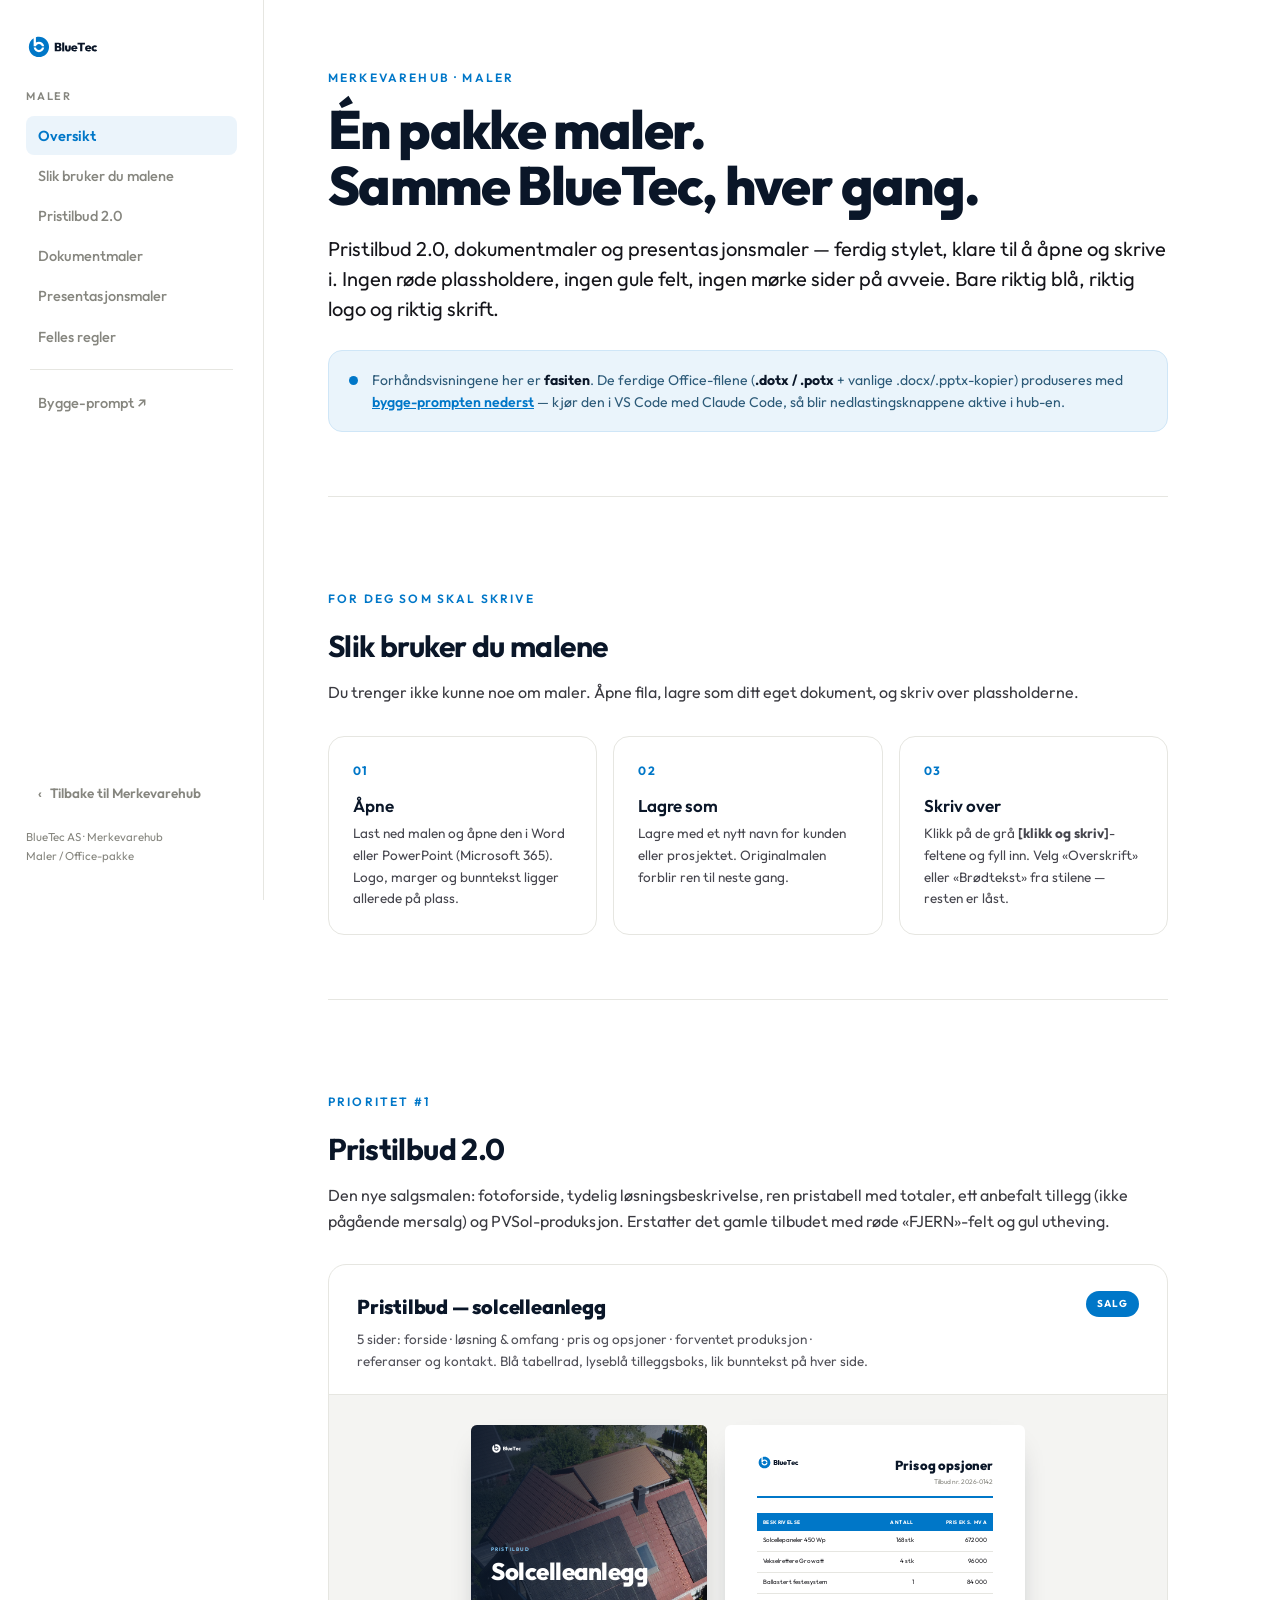
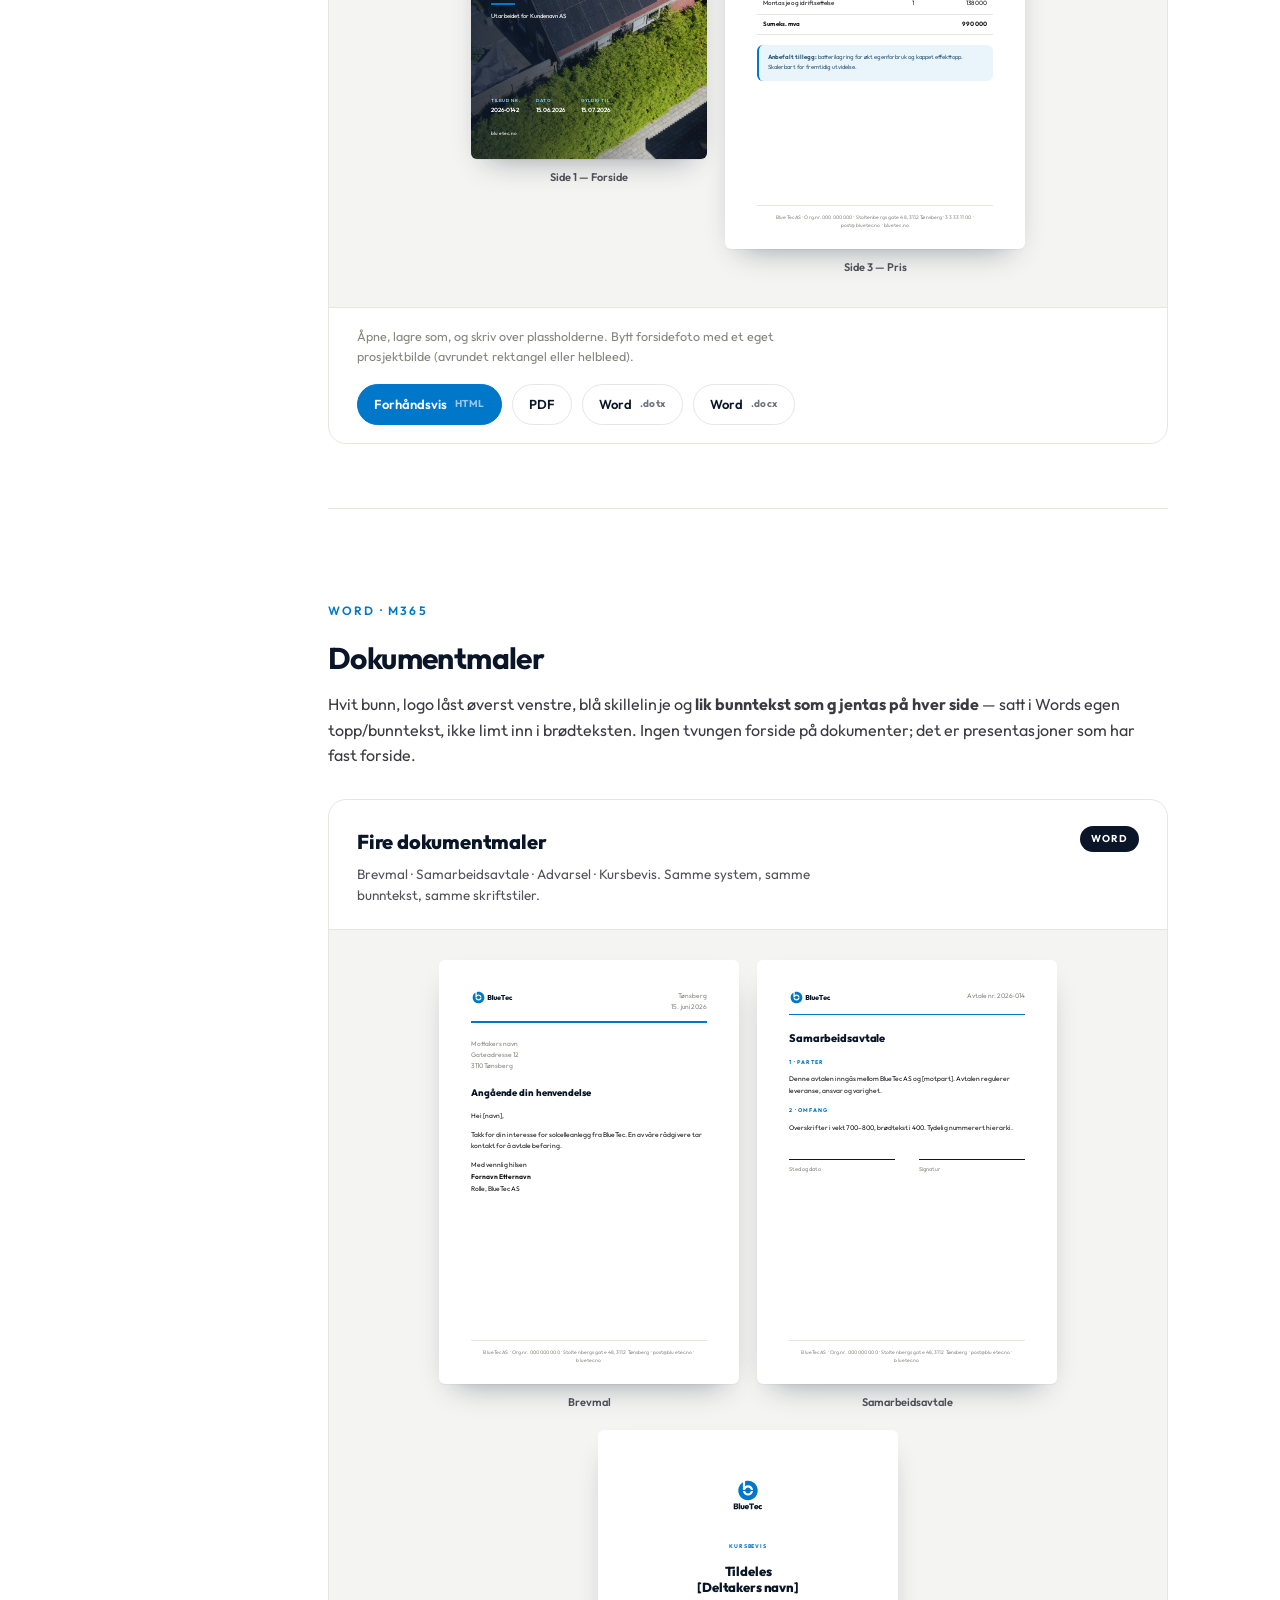
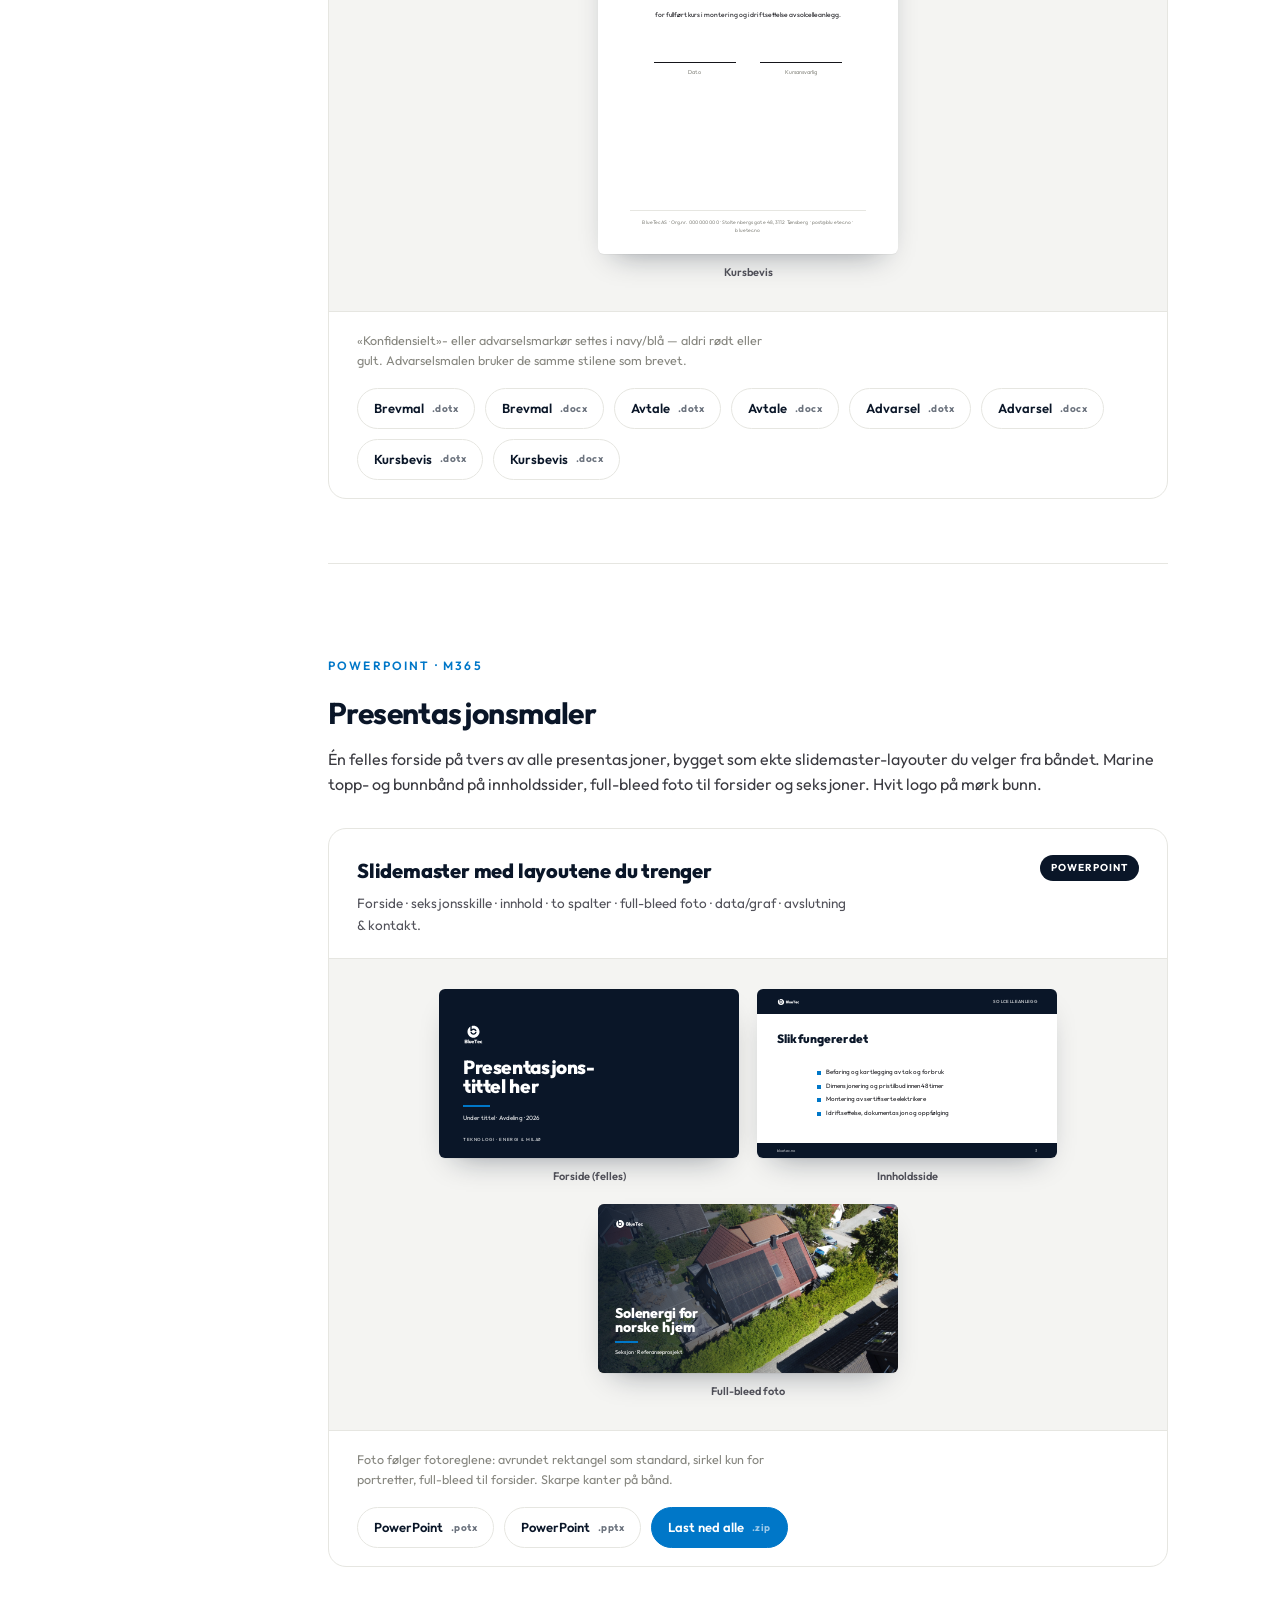
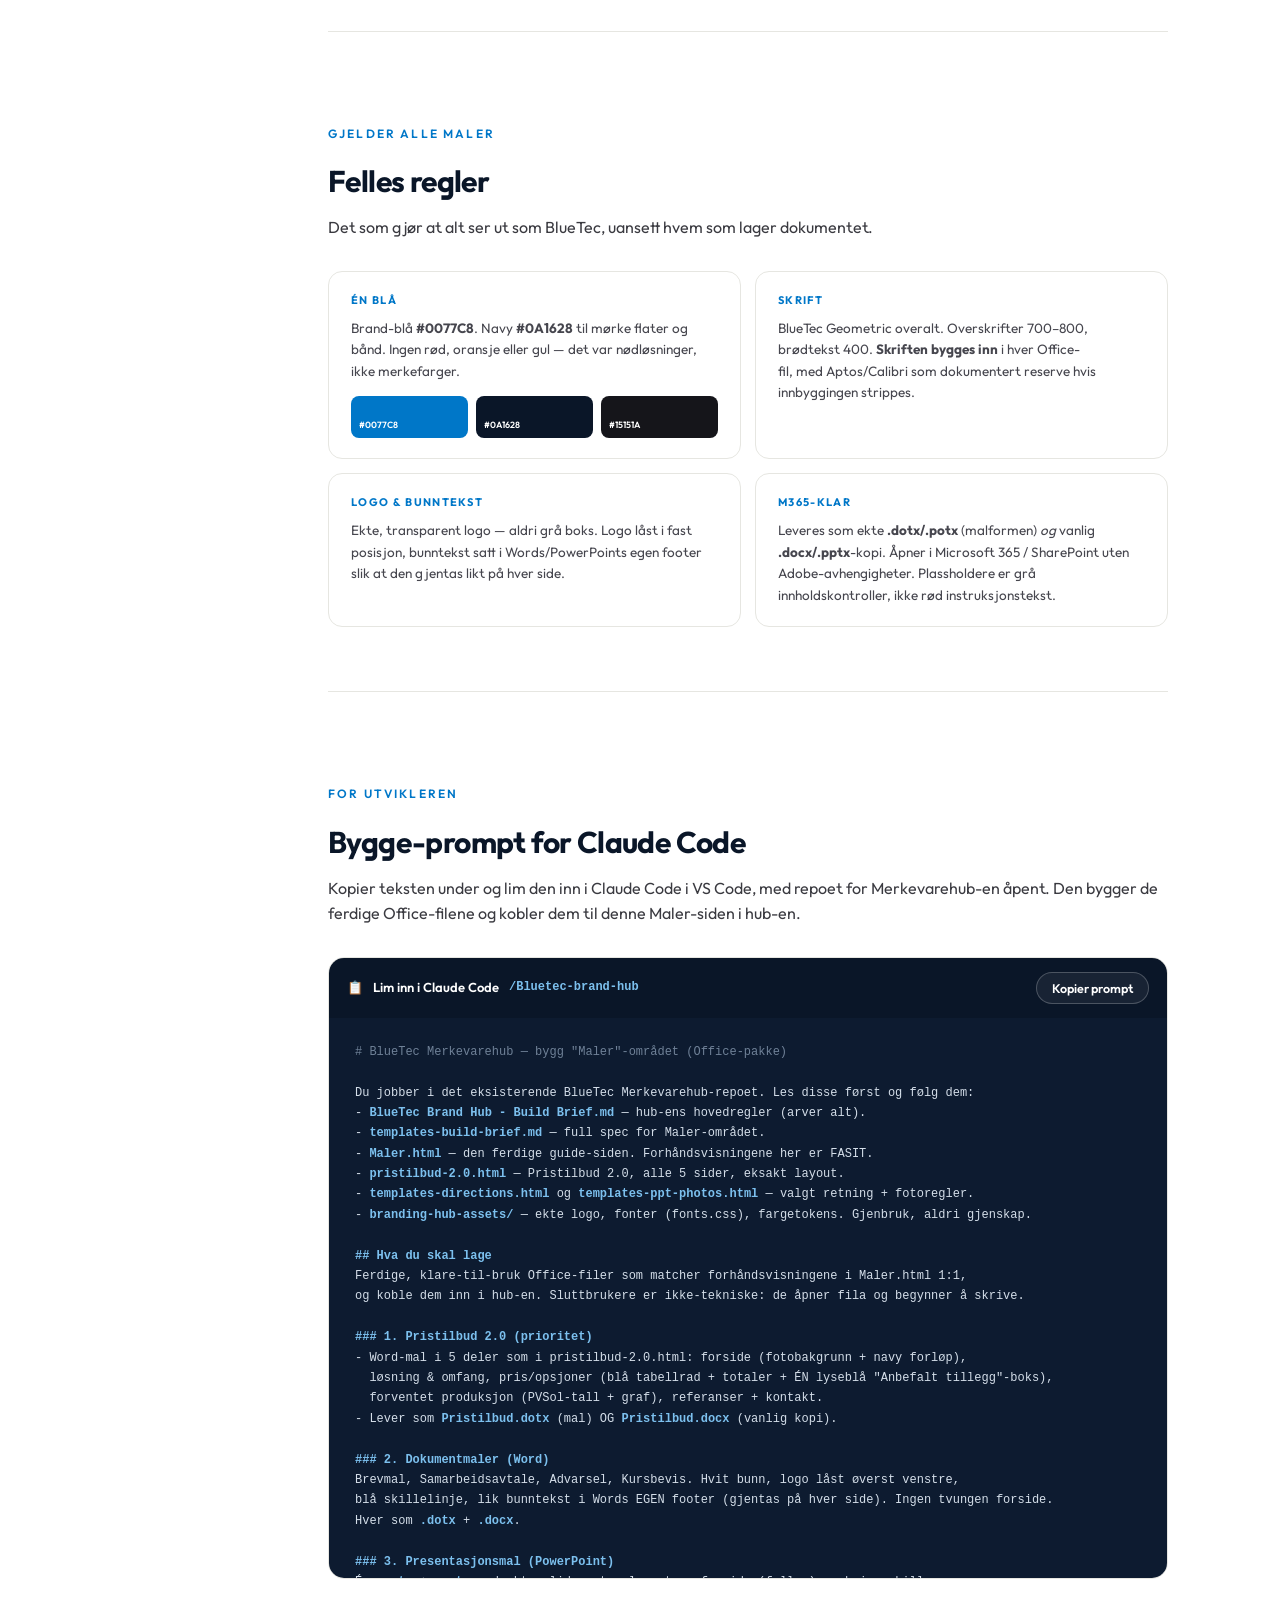
<file: maler.html>
<!DOCTYPE html>
<html lang="nb">
<head>
<meta charset="UTF-8">
<meta name="viewport" content="width=device-width, initial-scale=1.0">
<title>BlueTec — Maler</title>
<style>
  /* ============ FONT ============ */
  @font-face{font-family:'BlueTec Geometric';font-weight:300;font-style:normal;font-display:swap;src:url('branding-hub-assets/fonts/BlueTecGeometric-Light.woff') format('woff'),url('branding-hub-assets/fonts/BlueTecGeometric-Light.ttf') format('truetype')}
  @font-face{font-family:'BlueTec Geometric';font-weight:400;font-style:normal;font-display:swap;src:url('branding-hub-assets/fonts/BlueTecGeometric-Regular.woff') format('woff'),url('branding-hub-assets/fonts/BlueTecGeometric-Regular.ttf') format('truetype')}
  @font-face{font-family:'BlueTec Geometric';font-weight:500;font-style:normal;font-display:swap;src:url('branding-hub-assets/fonts/BlueTecGeometric-Medium.woff') format('woff'),url('branding-hub-assets/fonts/BlueTecGeometric-Medium.ttf') format('truetype')}
  @font-face{font-family:'BlueTec Geometric';font-weight:600;font-style:normal;font-display:swap;src:url('branding-hub-assets/fonts/BlueTecGeometric-SemiBold.woff') format('woff'),url('branding-hub-assets/fonts/BlueTecGeometric-SemiBold.ttf') format('truetype')}
  @font-face{font-family:'BlueTec Geometric';font-weight:700;font-style:normal;font-display:swap;src:url('branding-hub-assets/fonts/BlueTecGeometric-Bold.woff') format('woff'),url('branding-hub-assets/fonts/BlueTecGeometric-Bold.ttf') format('truetype')}
  @font-face{font-family:'BlueTec Geometric';font-weight:800;font-style:normal;font-display:swap;src:url('branding-hub-assets/fonts/BlueTecGeometric-ExtraBold.woff') format('woff'),url('branding-hub-assets/fonts/BlueTecGeometric-ExtraBold.ttf') format('truetype')}

  /* ============ TOKENS ============ */
  :root{
    --blue:#0077C8; --navy:#0A1628; --white:#FFFFFF;
    --ink:#15151A; --muted:#86867F; --hairline:#E6E6E1; --paper:#F4F4F2;
    --ltblue:#EAF4FB;
    --blue-12:rgba(0,119,200,.12); --blue-08:rgba(0,119,200,.08);
    --motion-fast:120ms; --motion-base:200ms; --motion-slow:320ms;
    --ease-standard:cubic-bezier(.4,0,.2,1);
    --ease-entrance:cubic-bezier(0,0,.2,1);
    --maxw:840px; --sb:264px;
  }
  *{box-sizing:border-box}
  html{scroll-behavior:smooth}
  body{
    margin:0; background:var(--white); color:var(--ink);
    font-family:'BlueTec Geometric',system-ui,sans-serif;
    font-weight:400; line-height:1.6; -webkit-font-smoothing:antialiased;
    display:grid; grid-template-columns:var(--sb) 1fr;
  }

  /* ============ PROGRESS ============ */
  .progress{position:fixed;top:0;left:var(--sb);right:0;height:2px;background:transparent;z-index:50}
  .progress__bar{height:100%;width:0;background:var(--blue);transition:width 80ms linear}

  /* ============ SIDEBAR ============ */
  .sidebar{position:sticky;top:0;align-self:start;height:100vh;border-right:1px solid var(--hairline);
    padding:34px 26px;display:flex;flex-direction:column;gap:28px;background:var(--white)}
  .brand{display:flex;align-items:center;gap:12px;text-decoration:none}
  .brand img{height:26px}
  .sb-label{font-size:11px;letter-spacing:.16em;text-transform:uppercase;color:var(--muted);font-weight:600;margin-bottom:10px}
  nav{display:flex;flex-direction:column;gap:1px}
  nav a{text-decoration:none;color:var(--muted);font-size:14.5px;font-weight:500;padding:8px 12px;border-radius:8px;
    transition:color var(--motion-fast) var(--ease-standard),background var(--motion-fast) var(--ease-standard)}
  nav a:hover{color:var(--navy);background:var(--paper)}
  nav a.active{color:var(--blue);background:var(--blue-08);font-weight:600}
  nav a:focus-visible,.btn:focus-visible,.back-hub:focus-visible{outline:2px solid var(--blue);outline-offset:2px}
  .nav-div{height:1px;background:var(--hairline);margin:12px 4px}
  .back-hub{display:inline-flex;align-items:center;gap:8px;text-decoration:none;color:var(--muted);font-size:13.5px;font-weight:600;padding:8px 12px;border-radius:8px;
    transition:color var(--motion-fast) var(--ease-standard),background var(--motion-fast) var(--ease-standard)}
  .back-hub:hover{color:var(--blue);background:var(--blue-08)}
  .sb-foot{margin-top:auto;font-size:11.5px;color:var(--muted);line-height:1.7}

  /* ============ MAIN ============ */
  main{padding:0 64px 160px;max-width:calc(var(--maxw) + 128px)}
  section{padding-top:92px;scroll-margin-top:24px}
  section:first-of-type{padding-top:68px}
  .eyebrow{font-size:12px;letter-spacing:.18em;text-transform:uppercase;color:var(--blue);font-weight:600;margin-bottom:14px}
  h1{font-size:54px;font-weight:800;letter-spacing:-.03em;line-height:1.04;margin:0 0 20px;color:var(--navy)}
  h2{font-size:30px;font-weight:700;letter-spacing:-.02em;margin:0 0 6px;color:var(--navy)}
  h3{font-size:17px;font-weight:600;margin:0 0 6px;color:var(--navy)}
  .lead{font-size:20px;line-height:1.5;color:var(--ink);font-weight:400;max-width:var(--maxw)}
  p{max-width:var(--maxw);text-wrap:pretty}
  .sec-intro{color:#3a3a40;margin:10px 0 30px;max-width:var(--maxw)}
  .rule{height:1px;background:var(--hairline);border:0;margin:0}

  /* reveal */
  .reveal{opacity:0;transform:translateY(16px);transition:opacity var(--motion-slow) var(--ease-entrance),transform var(--motion-slow) var(--ease-entrance)}
  .reveal.in{opacity:1;transform:none}
  @media (prefers-reduced-motion:reduce){.reveal{opacity:1;transform:none;transition:none}}

  /* ============ STATUS BANNER ============ */
  .banner{display:flex;gap:14px;align-items:flex-start;background:var(--ltblue);border:1px solid #cfe6f7;border-radius:14px;padding:18px 20px;margin-top:26px}
  .banner .dot{flex:0 0 9px;height:9px;border-radius:50%;background:var(--blue);margin-top:7px}
  .banner p{font-size:14px;color:#2c5a78;margin:0}
  .banner b{color:var(--navy)}

  /* ============ STEPS ============ */
  .steps{display:grid;grid-template-columns:repeat(3,1fr);gap:16px;margin-top:8px}
  .step{border:1px solid var(--hairline);border-radius:16px;padding:24px}
  .step .n{font-size:12px;font-weight:700;color:var(--blue);letter-spacing:.1em;margin-bottom:12px}
  .step h3{margin-bottom:4px}
  .step p{font-size:13.5px;color:#46464e;margin:0}

  /* ============ TEMPLATE CARD ============ */
  .tpl{border:1px solid var(--hairline);border-radius:18px;overflow:hidden;margin-top:22px;background:var(--white)}
  .tpl__top{display:flex;justify-content:space-between;align-items:flex-start;gap:24px;padding:26px 28px 22px}
  .tpl__head h3{font-size:20px;font-weight:800;color:var(--navy);letter-spacing:-.01em;margin:0 0 6px}
  .tpl__head p{font-size:13.5px;color:#52525a;margin:0;max-width:520px}
  .pill{flex:none;font-size:10px;font-weight:700;letter-spacing:.1em;text-transform:uppercase;color:#fff;background:var(--blue);border-radius:99px;padding:5px 11px}
  .pill.alt{background:var(--navy)}
  .tpl__preview{background:var(--paper);border-top:1px solid var(--hairline);border-bottom:1px solid var(--hairline);
    padding:30px;display:flex;gap:18px;flex-wrap:wrap;justify-content:center;align-items:flex-start}
  .tpl__foot{display:flex;flex-wrap:wrap;gap:18px;align-items:center;justify-content:space-between;padding:18px 28px}
  .usage{font-size:12.5px;color:var(--muted);max-width:430px}
  .dls{display:flex;gap:10px;flex-wrap:wrap}
  .btn{display:inline-flex;align-items:center;gap:8px;font-family:inherit;font-size:13px;font-weight:600;
    border-radius:99px;padding:9px 16px;cursor:pointer;text-decoration:none;border:1px solid var(--hairline);
    background:var(--white);color:var(--navy);transition:border-color var(--motion-fast) var(--ease-standard),background var(--motion-fast) var(--ease-standard),transform var(--motion-fast) var(--ease-standard)}
  .btn:hover{border-color:var(--blue);color:var(--blue)}
  .btn:active{transform:scale(.98)}
  .btn--primary{background:var(--blue);color:#fff;border-color:var(--blue)}
  .btn--primary:hover{background:#0069b0;color:#fff}
  .btn .ext{font-size:10px;opacity:.6;font-weight:700;letter-spacing:.04em}
  .btn--pending{opacity:.55}
  .btn--pending .ext::after{content:" · bygges"}

  /* mini-frames (chosen direction) */
  .frame{background:#fff;overflow:hidden;border-radius:6px;box-shadow:0 1px 0 rgba(0,0,0,.04),0 14px 30px -16px rgba(10,22,40,.45);position:relative;flex:none}
  .small-caps{text-transform:uppercase;letter-spacing:.14em}
  .pv-cap{font-size:11px;font-weight:600;color:#52525a;text-align:center;margin-top:10px}
  .pv{display:flex;flex-direction:column;align-items:center}

  /* A4 doc mini (≈ direction spec) */
  .a4{width:300px;height:424px}
  .a4 .body{position:absolute;inset:0;padding:30px 32px 46px}
  .doc-h{font-weight:800;letter-spacing:-.01em;color:var(--navy)}
  .meta{color:var(--muted);font-size:6.6px;line-height:1.7}
  .ptext{font-size:6.7px;line-height:1.78;color:var(--ink)}
  .label{font-size:5.4px;font-weight:700;color:var(--blue);letter-spacing:.16em;text-transform:uppercase}
  .top{display:flex;justify-content:space-between;align-items:flex-start}
  .top img{height:15px;width:auto}
  .divider{height:1.5px;background:var(--blue);margin:9px 0 15px}
  .foot{position:absolute;left:32px;right:32px;bottom:20px;padding-top:7px;border-top:1px solid var(--hairline);
    font-size:5px;color:var(--muted);letter-spacing:.02em;text-align:center;line-height:1.6}
  table.li{width:100%;border-collapse:collapse;font-size:6.2px;margin-top:5px}
  table.li th{text-align:left;font-weight:700;padding:5px 6px;font-size:5px;letter-spacing:.08em;text-transform:uppercase;background:var(--blue);color:#fff}
  table.li th.r,table.li td.r{text-align:right}
  table.li td{padding:5px 6px;border-bottom:1px solid var(--hairline);color:var(--ink)}
  .addon{margin-top:10px;padding:8px 9px;border-radius:6px;font-size:6px;line-height:1.6;background:var(--ltblue);border-left:2px solid var(--blue);color:#2c5a78}
  .sigrow{display:flex;gap:24px;margin-top:26px}
  .sigline{flex:1;border-top:1px solid var(--ink);padding-top:5px;font-size:5.6px;color:var(--muted)}
  .cert{ text-align:center }
  .cert .seal{width:46px;height:46px;border-radius:50%;border:2px solid var(--blue);margin:14px auto 0;display:flex;align-items:center;justify-content:center}
  .cert .seal img{height:20px}

  /* PPT slide mini (16:9) */
  .slide{width:300px;height:169px}
  .cover-navy{background:var(--navy)}
  .cover-navy .pad{position:absolute;inset:0;padding:22px 24px;display:flex;flex-direction:column;justify-content:center;align-items:flex-start}
  .cover-navy img.mk{height:21px;margin-bottom:13px}
  .cover-navy .s-title{font-size:19px;font-weight:800;color:#fff;letter-spacing:-.02em;line-height:1.04}
  .cover-navy .s-rule{width:27px;height:2px;background:var(--blue);margin:8px 0 7px}
  .cover-navy .s-sub{font-size:6.2px;color:rgba(255,255,255,.82);font-weight:500;letter-spacing:.02em}
  .cover-navy .tag{position:absolute;left:24px;bottom:15px;font-size:4.4px;color:rgba(255,255,255,.7);font-weight:600}
  .c-band{position:absolute;top:0;left:0;right:0;height:25px;background:var(--navy);display:flex;align-items:center;justify-content:space-between;padding:0 20px}
  .c-band img{height:8px}
  .c-band .sec{font-size:4.4px;color:rgba(255,255,255,.72);font-weight:600;letter-spacing:.08em;text-transform:uppercase}
  .c-title{position:absolute;top:40px;left:20px;right:20px;font-size:12px;font-weight:800;color:var(--navy);letter-spacing:-.01em}
  .c-list{position:absolute;top:63px;left:20px;right:54px;list-style:none}
  .c-list li{font-size:6.2px;line-height:1.55;color:var(--ink);padding-left:9px;position:relative;margin-bottom:4px}
  .c-list li::before{content:"";position:absolute;left:0;top:3px;width:4px;height:4px;background:var(--blue)}
  .c-foot{position:absolute;left:0;right:0;bottom:0;height:15px;background:var(--navy);display:flex;align-items:center;justify-content:space-between;padding:0 20px;font-size:4px;color:rgba(255,255,255,.72)}
  /* full-bleed photo slide */
  .o-img{position:absolute;inset:0;width:100%;height:100%;object-fit:cover}
  .o-scrim{position:absolute;inset:0;background:linear-gradient(95deg,rgba(10,22,40,.92) 0%,rgba(10,22,40,.55) 38%,rgba(10,22,40,0) 72%)}
  .o-logo{position:absolute;top:15px;left:17px;height:10px}
  .o-body{position:absolute;left:17px;bottom:16px;right:90px}
  .o-title{font-size:14px;font-weight:800;color:#fff;line-height:1.04;letter-spacing:-.01em}
  .o-rule{width:23px;height:2px;background:var(--blue);margin:6px 0 5px}
  .o-sub{font-size:5.6px;color:rgba(255,255,255,.85);font-weight:500}

  /* pristilbud strip (real cover photo) */
  .cov{width:236px;height:334px;position:relative}
  .cov .img{position:absolute;inset:0;width:100%;height:100%;object-fit:cover}
  .cov .scrim{position:absolute;inset:0;background:linear-gradient(105deg,rgba(10,22,40,.94) 0%,rgba(10,22,40,.72) 40%,rgba(10,22,40,.12) 80%)}
  .cov .c-logo{position:absolute;top:18px;left:20px;height:11px}
  .cov .c-mid{position:absolute;left:20px;top:120px;right:40px}
  .cov .c-kick{font-size:5px;font-weight:700;letter-spacing:.22em;text-transform:uppercase;color:#7cc0ee;margin-bottom:6px}
  .cov h1{font-size:24px;font-weight:800;color:#fff;letter-spacing:-.02em;line-height:1}
  .cov .c-rule{width:24px;height:2px;background:var(--blue);margin:9px 0 7px}
  .cov .c-for{font-size:6px;color:rgba(255,255,255,.9);font-weight:500}
  .cov .c-meta{position:absolute;left:20px;bottom:44px;display:flex;gap:16px}
  .cov .c-meta .l{font-size:4.4px;font-weight:700;letter-spacing:.14em;text-transform:uppercase;color:#7cc0ee}
  .cov .c-meta .v{font-size:6px;color:#fff;font-weight:600;margin-top:2px}
  .cov .c-web{position:absolute;left:20px;bottom:22px;font-size:4.8px;color:rgba(255,255,255,.75);font-weight:600;letter-spacing:.04em}

  /* ============ SYSTEM RULES ============ */
  .rules{display:grid;grid-template-columns:1fr 1fr;gap:14px;margin-top:8px}
  .rule-c{border:1px solid var(--hairline);border-radius:14px;padding:20px 22px}
  .rule-c .k{font-size:11px;font-weight:700;letter-spacing:.12em;text-transform:uppercase;color:var(--blue);margin-bottom:8px}
  .rule-c p{font-size:13.5px;color:#46464e;margin:0}
  .swatches{display:flex;gap:8px;margin-top:14px}
  .sw{flex:1;height:42px;border-radius:8px;display:flex;align-items:flex-end;padding:6px 8px;font-size:9px;font-weight:600;color:#fff}

  /* ============ PROMPT ============ */
  .prompt-wrap{margin-top:14px;border:1px solid var(--hairline);border-radius:16px;overflow:hidden}
  .prompt-bar{display:flex;justify-content:space-between;align-items:center;padding:14px 18px;background:var(--navy)}
  .prompt-bar .t{display:flex;align-items:center;gap:10px;color:#fff;font-size:13px;font-weight:600}
  .prompt-bar .t .fn{font-family:ui-monospace,Menlo,monospace;font-size:12px;color:#7cc0ee}
  .copy{display:inline-flex;align-items:center;gap:8px;font-family:inherit;font-size:12.5px;font-weight:600;border:1px solid rgba(255,255,255,.22);
    background:rgba(255,255,255,.06);color:#fff;border-radius:99px;padding:7px 15px;cursor:pointer;transition:background var(--motion-fast) var(--ease-standard)}
  .copy:hover{background:rgba(255,255,255,.16)}
  .copy:focus-visible{outline:2px solid #7cc0ee;outline-offset:2px}
  pre.prompt{margin:0;padding:24px 26px;background:#0d1b30;color:#d4dee9;font-family:ui-monospace,SFMono-Regular,Menlo,monospace;
    font-size:12px;line-height:1.7;white-space:pre-wrap;overflow-wrap:anywhere;max-height:560px;overflow:auto}
  pre.prompt .h{color:#7cc0ee;font-weight:700}
  pre.prompt .c{color:#6f8197}

  .toast{position:fixed;bottom:30px;left:50%;transform:translateX(-50%) translateY(20px);background:var(--navy);color:#fff;
    font-size:13.5px;font-weight:600;padding:12px 22px;border-radius:99px;opacity:0;pointer-events:none;
    transition:opacity var(--motion-base),transform var(--motion-base);z-index:99}
  .toast.show{opacity:1;transform:translateX(-50%) translateY(0)}

  @media (max-width:1080px){
    body{grid-template-columns:1fr}
    .sidebar{display:none}
    main{padding:0 28px 120px}
    .progress{left:0}
  }
</style>
</head>
<body>

<div class="progress"><div class="progress__bar" id="bar"></div></div>

<!-- ============ SIDEBAR ============ -->
<aside class="sidebar">
  <a class="brand" href="index.html"><img src="branding-hub-assets/logo/lockup/svg/bluetec-lockup-horizontal-on-light.svg" alt="BlueTec"></a>
  <div>
    <div class="sb-label">Maler</div>
    <nav id="nav">
      <a href="#intro" class="active">Oversikt</a>
      <a href="#bruk">Slik bruker du malene</a>
      <a href="#pristilbud">Pristilbud 2.0</a>
      <a href="#dokumenter">Dokumentmaler</a>
      <a href="#presentasjon">Presentasjonsmaler</a>
      <a href="#system">Felles regler</a>
      <div class="nav-div"></div>
      <a href="#prompt" data-nav-skip>Bygge-prompt ↗</a>
    </nav>
  </div>
  <div class="sb-foot">
    <a class="back-hub" href="index.html"><span class="arr">‹</span> Tilbake til Merkevarehub</a>
    <div style="margin-top:14px">BlueTec AS · Merkevarehub<br>Maler / Office-pakke</div>
  </div>
</aside>

<!-- ============ MAIN ============ -->
<main>

  <!-- INTRO -->
  <section id="intro">
    <div class="eyebrow">Merkevarehub · Maler</div>
    <h1>Én pakke maler.<br>Samme BlueTec, hver gang.</h1>
    <p class="lead">Pristilbud 2.0, dokumentmaler og presentasjonsmaler — ferdig stylet, klare til å åpne og skrive i. Ingen røde plassholdere, ingen gule felt, ingen mørke sider på avveie. Bare riktig blå, riktig logo og riktig skrift.</p>
    <div class="banner reveal">
      <span class="dot"></span>
      <p>Forhåndsvisningene her er <b>fasiten</b>. De ferdige Office-filene (<b>.dotx / .potx</b> + vanlige .docx/.pptx-kopier) produseres med <a href="#prompt" style="color:var(--blue);font-weight:600">bygge-prompten nederst</a> — kjør den i VS Code med Claude Code, så blir nedlastingsknappene aktive i hub-en.</p>
    </div>
  </section>

  <hr class="rule" style="margin-top:64px">

  <!-- BRUK -->
  <section id="bruk">
    <div class="eyebrow">For deg som skal skrive</div>
    <h2>Slik bruker du malene</h2>
    <p class="sec-intro">Du trenger ikke kunne noe om maler. Åpne fila, lagre som ditt eget dokument, og skriv over plassholderne.</p>
    <div class="steps">
      <div class="step reveal"><div class="n">01</div><h3>Åpne</h3><p>Last ned malen og åpne den i Word eller PowerPoint (Microsoft 365). Logo, marger og bunntekst ligger allerede på plass.</p></div>
      <div class="step reveal"><div class="n">02</div><h3>Lagre som</h3><p>Lagre med et nytt navn for kunden eller prosjektet. Originalmalen forblir ren til neste gang.</p></div>
      <div class="step reveal"><div class="n">03</div><h3>Skriv over</h3><p>Klikk på de grå <b>[klikk og skriv]</b>-feltene og fyll inn. Velg «Overskrift» eller «Brødtekst» fra stilene — resten er låst.</p></div>
    </div>
  </section>

  <hr class="rule" style="margin-top:64px">

  <!-- PRISTILBUD -->
  <section id="pristilbud">
    <div class="eyebrow">Prioritet #1</div>
    <h2>Pristilbud 2.0</h2>
    <p class="sec-intro">Den nye salgsmalen: fotoforside, tydelig løsningsbeskrivelse, ren pristabell med totaler, ett anbefalt tillegg (ikke pågående mersalg) og PVSol-produksjon. Erstatter det gamle tilbudet med røde «FJERN»-felt og gul utheving.</p>

    <div class="tpl">
      <div class="tpl__top">
        <div class="tpl__head">
          <h3>Pristilbud — solcelleanlegg</h3>
          <p>5 sider: forside · løsning &amp; omfang · pris og opsjoner · forventet produksjon · referanser og kontakt. Blå tabellrad, lyseblå tilleggsboks, lik bunntekst på hver side.</p>
        </div>
        <span class="pill">Salg</span>
      </div>
      <div class="tpl__preview">
        <!-- cover -->
        <div class="pv">
          <div class="frame cov">
            <img class="img" src="assets/photos/sol-enebolig-aerial.jpg" alt="">
            <div class="scrim"></div>
            <img class="c-logo" src="branding-hub-assets/logo/lockup/svg/bluetec-lockup-horizontal-mono-white.svg" alt="">
            <div class="c-mid">
              <div class="c-kick">Pristilbud</div>
              <h1>Solcelle&shy;anlegg</h1>
              <div class="c-rule"></div>
              <div class="c-for">Utarbeidet for Kundenavn AS</div>
            </div>
            <div class="c-meta">
              <div><div class="l">Tilbud nr.</div><div class="v">2026‑0142</div></div>
              <div><div class="l">Dato</div><div class="v">15.06.2026</div></div>
              <div><div class="l">Gyldig til</div><div class="v">15.07.2026</div></div>
            </div>
            <div class="c-web">bluetec.no</div>
          </div>
          <div class="pv-cap">Side 1 — Forside</div>
        </div>
        <!-- price page -->
        <div class="pv">
          <div class="frame a4">
            <div class="body">
              <div class="top">
                <img src="branding-hub-assets/logo/lockup/svg/bluetec-lockup-horizontal-on-light.svg" alt="">
                <div style="text-align:right"><div class="doc-h" style="font-size:13px">Pris og opsjoner</div><div class="meta">Tilbud nr. 2026‑0142</div></div>
              </div>
              <div class="divider"></div>
              <table class="li">
                <thead><tr><th>Beskrivelse</th><th class="r">Antall</th><th class="r">Pris eks. mva</th></tr></thead>
                <tbody>
                  <tr><td>Solcellepaneler 450 Wp</td><td class="r">168 stk</td><td class="r">672 000</td></tr>
                  <tr><td>Vekselrettere Growatt</td><td class="r">4 stk</td><td class="r">96 000</td></tr>
                  <tr><td>Ballastert festesystem</td><td class="r">1</td><td class="r">84 000</td></tr>
                  <tr><td>Montasje og idriftsettelse</td><td class="r">1</td><td class="r">138 000</td></tr>
                  <tr><td style="font-weight:700">Sum eks. mva</td><td class="r"></td><td class="r" style="font-weight:700">990 000</td></tr>
                </tbody>
              </table>
              <div class="addon"><strong>Anbefalt tillegg:</strong> batterilagring for økt egenforbruk og kappet effekttopp. Skalerbart for fremtidig utvidelse.</div>
              <div class="foot">BlueTec AS · Org.nr. 000 000 000 · Stoltenbergs gate 48, 3112 Tønsberg · 33 33 11 00 · post@bluetec.no · bluetec.no</div>
            </div>
          </div>
          <div class="pv-cap">Side 3 — Pris</div>
        </div>
      </div>
      <div class="tpl__foot">
        <div class="usage">Åpne, lagre som, og skriv over plassholderne. Bytt forsidefoto med et eget prosjektbilde (avrundet rektangel eller helbleed).</div>
        <div class="dls">
          <a class="btn btn--primary" href="maler/pristilbud-2.0.html" target="_blank" rel="noopener">Forhåndsvis <span class="ext">HTML</span></a>
          <a class="btn" href="maler/pristilbud-2.0-print-7rak3t.html" target="_blank" rel="noopener">PDF</a>
          <a class="btn" href="maler/Pristilbud.dotx" download>Word <span class="ext">.dotx</span></a>
          <a class="btn" href="maler/Pristilbud.docx" download>Word <span class="ext">.docx</span></a>
        </div>
      </div>
    </div>
  </section>

  <hr class="rule" style="margin-top:64px">

  <!-- DOKUMENTER -->
  <section id="dokumenter">
    <div class="eyebrow">Word · M365</div>
    <h2>Dokumentmaler</h2>
    <p class="sec-intro">Hvit bunn, logo låst øverst venstre, blå skillelinje og <b>lik bunntekst som gjentas på hver side</b> — satt i Words egen topp/bunntekst, ikke limt inn i brødteksten. Ingen tvungen forside på dokumenter; det er presentasjoner som har fast forside.</p>

    <div class="tpl">
      <div class="tpl__top">
        <div class="tpl__head"><h3>Fire dokumentmaler</h3><p>Brevmal · Samarbeidsavtale · Advarsel · Kursbevis. Samme system, samme bunntekst, samme skriftstiler.</p></div>
        <span class="pill alt">Word</span>
      </div>
      <div class="tpl__preview">
        <!-- Brevmal -->
        <div class="pv">
          <div class="frame a4">
            <div class="body">
              <div class="top"><img src="branding-hub-assets/logo/lockup/svg/bluetec-lockup-horizontal-on-light.svg" alt=""><div class="meta" style="text-align:right">Tønsberg<br>15. juni 2026</div></div>
              <div class="divider"></div>
              <div class="meta" style="margin-bottom:14px">Mottakers navn<br>Gateadresse 12<br>3110 Tønsberg</div>
              <div class="doc-h" style="font-size:9.5px;margin-bottom:9px">Angående din henvendelse</div>
              <p class="ptext" style="margin-bottom:7px">Hei [navn],</p>
              <p class="ptext" style="margin-bottom:7px">Takk for din interesse for solcelleanlegg fra BlueTec. En av våre rådgivere tar kontakt for å avtale befaring.</p>
              <p class="ptext">Med vennlig hilsen<br><strong>Fornavn Etternavn</strong><br>Rolle, BlueTec AS</p>
              <div class="foot">BlueTec AS · Org.nr. 000 000 000 · Stoltenbergs gate 48, 3112 Tønsberg · post@bluetec.no · bluetec.no</div>
            </div>
          </div>
          <div class="pv-cap">Brevmal</div>
        </div>
        <!-- Samarbeidsavtale -->
        <div class="pv">
          <div class="frame a4">
            <div class="body">
              <div class="top"><img src="branding-hub-assets/logo/lockup/svg/bluetec-lockup-horizontal-on-light.svg" alt=""><div class="meta" style="text-align:right">Avtale nr. 2026‑014</div></div>
              <div class="divider"></div>
              <div class="doc-h" style="font-size:11px;margin-bottom:10px">Samarbeidsavtale</div>
              <div class="label" style="margin-bottom:4px">1 · Parter</div>
              <p class="ptext" style="margin-bottom:9px">Denne avtalen inngås mellom BlueTec AS og [motpart]. Avtalen regulerer leveranse, ansvar og varighet.</p>
              <div class="label" style="margin-bottom:4px">2 · Omfang</div>
              <p class="ptext" style="margin-bottom:9px">Overskrifter i vekt 700–800, brødtekst i 400. Tydelig nummerert hierarki.</p>
              <div class="sigrow"><div class="sigline">Sted og dato</div><div class="sigline">Signatur</div></div>
              <div class="foot">BlueTec AS · Org.nr. 000 000 000 · Stoltenbergs gate 48, 3112 Tønsberg · post@bluetec.no · bluetec.no</div>
            </div>
          </div>
          <div class="pv-cap">Samarbeidsavtale</div>
        </div>
        <!-- Kursbevis -->
        <div class="pv">
          <div class="frame a4">
            <div class="body" style="text-align:center;display:flex;flex-direction:column;align-items:center">
              <img src="branding-hub-assets/logo/lockup/svg/bluetec-lockup-stacked-on-light.svg" alt="" style="height:34px;margin-top:18px">
              <div class="label" style="margin-top:30px">Kursbevis</div>
              <div class="doc-h" style="font-size:13px;margin-top:14px;line-height:1.2">Tildeles<br>[Deltakers navn]</div>
              <p class="ptext" style="max-width:200px;margin-top:14px">for fullført kurs i montering og idriftsettelse av solcelleanlegg.</p>
              <div class="sigrow" style="width:80%;margin-top:34px"><div class="sigline">Dato</div><div class="sigline">Kursansvarlig</div></div>
              <div class="foot">BlueTec AS · Org.nr. 000 000 000 · Stoltenbergs gate 48, 3112 Tønsberg · post@bluetec.no · bluetec.no</div>
            </div>
          </div>
          <div class="pv-cap">Kursbevis</div>
        </div>
      </div>
      <div class="tpl__foot">
        <div class="usage">«Konfidensielt»- eller advarselsmarkør settes i navy/blå — aldri rødt eller gult. Advarselsmalen bruker de samme stilene som brevet.</div>
        <div class="dls">
          <a class="btn" href="maler/Brevmal.dotx" download>Brevmal <span class="ext">.dotx</span></a>
          <a class="btn" href="maler/Brevmal.docx" download>Brevmal <span class="ext">.docx</span></a>
          <a class="btn" href="maler/Samarbeidsavtale.dotx" download>Avtale <span class="ext">.dotx</span></a>
          <a class="btn" href="maler/Samarbeidsavtale.docx" download>Avtale <span class="ext">.docx</span></a>
          <a class="btn" href="maler/Advarsel.dotx" download>Advarsel <span class="ext">.dotx</span></a>
          <a class="btn" href="maler/Advarsel.docx" download>Advarsel <span class="ext">.docx</span></a>
          <a class="btn" href="maler/Kursbevis.dotx" download>Kursbevis <span class="ext">.dotx</span></a>
          <a class="btn" href="maler/Kursbevis.docx" download>Kursbevis <span class="ext">.docx</span></a>
        </div>
      </div>
    </div>
  </section>

  <hr class="rule" style="margin-top:64px">

  <!-- PRESENTASJON -->
  <section id="presentasjon">
    <div class="eyebrow">PowerPoint · M365</div>
    <h2>Presentasjonsmaler</h2>
    <p class="sec-intro">Én felles forside på tvers av alle presentasjoner, bygget som ekte slidemaster-layouter du velger fra båndet. Marine topp- og bunnbånd på innholdssider, full-bleed foto til forsider og seksjoner. Hvit logo på mørk bunn.</p>

    <div class="tpl">
      <div class="tpl__top">
        <div class="tpl__head"><h3>Slidemaster med layoutene du trenger</h3><p>Forside · seksjonsskille · innhold · to spalter · full-bleed foto · data/graf · avslutning &amp; kontakt.</p></div>
        <span class="pill alt">PowerPoint</span>
      </div>
      <div class="tpl__preview">
        <!-- cover navy -->
        <div class="pv">
          <div class="frame slide cover-navy">
            <div class="pad">
              <img class="mk" src="branding-hub-assets/logo/lockup/svg/bluetec-lockup-stacked-mono-white.svg" alt="">
              <div class="s-title">Presentasjons-<br>tittel her</div>
              <div class="s-rule"></div>
              <div class="s-sub">Undertittel · Avdeling · 2026</div>
            </div>
            <div class="tag small-caps">Teknologi · Energi &amp; Miljø</div>
          </div>
          <div class="pv-cap">Forside (felles)</div>
        </div>
        <!-- content slide -->
        <div class="pv">
          <div class="frame slide">
            <div class="c-band"><img src="branding-hub-assets/logo/lockup/svg/bluetec-lockup-horizontal-mono-white.svg" alt=""><span class="sec">Solcelleanlegg</span></div>
            <div class="c-title">Slik fungerer det</div>
            <ul class="c-list">
              <li>Befaring og kartlegging av tak og forbruk</li>
              <li>Dimensjonering og pristilbud innen 48 timer</li>
              <li>Montering av sertifiserte elektrikere</li>
              <li>Idriftsettelse, dokumentasjon og oppfølging</li>
            </ul>
            <div class="c-foot"><span>bluetec.no</span><span>3</span></div>
          </div>
          <div class="pv-cap">Innholdsside</div>
        </div>
        <!-- full bleed -->
        <div class="pv">
          <div class="frame slide">
            <img class="o-img" src="assets/photos/sol-enebolig-aerial.jpg" alt="">
            <div class="o-scrim"></div>
            <img class="o-logo" src="branding-hub-assets/logo/lockup/svg/bluetec-lockup-horizontal-mono-white.svg" alt="">
            <div class="o-body">
              <div class="o-title">Solenergi for<br>norske hjem</div>
              <div class="o-rule"></div>
              <div class="o-sub">Seksjon · Referanseprosjekt</div>
            </div>
          </div>
          <div class="pv-cap">Full-bleed foto</div>
        </div>
      </div>
      <div class="tpl__foot">
        <div class="usage">Foto følger fotoreglene: avrundet rektangel som standard, sirkel kun for portretter, full-bleed til forsider. Skarpe kanter på bånd.</div>
        <div class="dls">
          <a class="btn" href="maler/BlueTec-presentasjon.potx" download>PowerPoint <span class="ext">.potx</span></a>
          <a class="btn" href="maler/BlueTec-presentasjon.pptx" download>PowerPoint <span class="ext">.pptx</span></a>
          <a class="btn btn--primary" href="maler/BlueTec-alle-maler.zip" download>Last ned alle <span class="ext">.zip</span></a>
        </div>
      </div>
    </div>
  </section>

  <hr class="rule" style="margin-top:64px">

  <!-- SYSTEM -->
  <section id="system">
    <div class="eyebrow">Gjelder alle maler</div>
    <h2>Felles regler</h2>
    <p class="sec-intro">Det som gjør at alt ser ut som BlueTec, uansett hvem som lager dokumentet.</p>
    <div class="rules">
      <div class="rule-c reveal">
        <div class="k">Én blå</div>
        <p>Brand-blå <b>#0077C8</b>. Navy <b>#0A1628</b> til mørke flater og bånd. Ingen rød, oransje eller gul — det var nødløsninger, ikke merkefarger.</p>
        <div class="swatches">
          <div class="sw" style="background:#0077C8">#0077C8</div>
          <div class="sw" style="background:#0A1628">#0A1628</div>
          <div class="sw" style="background:#15151A">#15151A</div>
        </div>
      </div>
      <div class="rule-c reveal"><div class="k">Skrift</div><p>BlueTec Geometric overalt. Overskrifter 700–800, brødtekst 400. <b>Skriften bygges inn</b> i hver Office-fil, med Aptos/Calibri som dokumentert reserve hvis innbyggingen strippes.</p></div>
      <div class="rule-c reveal"><div class="k">Logo &amp; bunntekst</div><p>Ekte, transparent logo — aldri grå boks. Logo låst i fast posisjon, bunntekst satt i Words/PowerPoints egen footer slik at den gjentas likt på hver side.</p></div>
      <div class="rule-c reveal"><div class="k">M365-klar</div><p>Leveres som ekte <b>.dotx/.potx</b> (malformen) <em>og</em> vanlig <b>.docx/.pptx</b>-kopi. Åpner i Microsoft 365 / SharePoint uten Adobe-avhengigheter. Plassholdere er grå innholdskontroller, ikke rød instruksjonstekst.</p></div>
    </div>
  </section>

  <hr class="rule" style="margin-top:64px">

  <!-- PROMPT -->
  <section id="prompt">
    <div class="eyebrow">For utvikleren</div>
    <h2>Bygge-prompt for Claude Code</h2>
    <p class="sec-intro">Kopier teksten under og lim den inn i Claude Code i VS Code, med repoet for Merkevarehub-en åpent. Den bygger de ferdige Office-filene og kobler dem til denne Maler-siden i hub-en.</p>

    <div class="prompt-wrap">
      <div class="prompt-bar">
        <div class="t">📋 <span>Lim inn i Claude Code</span> <span class="fn">/Bluetec-brand-hub</span></div>
        <button class="copy" id="copyBtn">Kopier prompt</button>
      </div>
      <pre class="prompt" id="promptText"><span class="c"># BlueTec Merkevarehub — bygg "Maler"-området (Office-pakke)</span>

Du jobber i det eksisterende BlueTec Merkevarehub-repoet. Les disse først og følg dem:
- <span class="h">BlueTec Brand Hub - Build Brief.md</span> — hub-ens hovedregler (arver alt).
- <span class="h">templates-build-brief.md</span> — full spec for Maler-området.
- <span class="h">Maler.html</span> — den ferdige guide-siden. Forhåndsvisningene her er FASIT.
- <span class="h">pristilbud-2.0.html</span> — Pristilbud 2.0, alle 5 sider, eksakt layout.
- <span class="h">templates-directions.html</span> og <span class="h">templates-ppt-photos.html</span> — valgt retning + fotoregler.
- <span class="h">branding-hub-assets/</span> — ekte logo, fonter (fonts.css), fargetokens. Gjenbruk, aldri gjenskap.

<span class="h">## Hva du skal lage</span>
Ferdige, klare-til-bruk Office-filer som matcher forhåndsvisningene i Maler.html 1:1,
og koble dem inn i hub-en. Sluttbrukere er ikke-tekniske: de åpner fila og begynner å skrive.

<span class="h">### 1. Pristilbud 2.0 (prioritet)</span>
- Word-mal i 5 deler som i pristilbud-2.0.html: forside (fotobakgrunn + navy forløp),
  løsning &amp; omfang, pris/opsjoner (blå tabellrad + totaler + ÉN lyseblå "Anbefalt tillegg"-boks),
  forventet produksjon (PVSol-tall + graf), referanser + kontakt.
- Lever som <span class="h">Pristilbud.dotx</span> (mal) OG <span class="h">Pristilbud.docx</span> (vanlig kopi).

<span class="h">### 2. Dokumentmaler (Word)</span>
Brevmal, Samarbeidsavtale, Advarsel, Kursbevis. Hvit bunn, logo låst øverst venstre,
blå skillelinje, lik bunntekst i Words EGEN footer (gjentas på hver side). Ingen tvungen forside.
Hver som <span class="h">.dotx</span> + <span class="h">.docx</span>.

<span class="h">### 3. Presentasjonsmal (PowerPoint)</span>
Én <span class="h">.potx</span> + <span class="h">.pptx</span> med ekte slidemaster-layouter: forside (felles), seksjonsskille,
innhold (tittel + punkter, navy topp/bunnbånd), to spalter, full-bleed foto, data/graf, avslutning/kontakt.

<span class="h">## Harde krav (ikke forhandlebart)</span>
- Kun blå <span class="h">#0077C8</span>, navy <span class="h">#0A1628</span>, ink <span class="h">#15151A</span>. INGEN rød/oransje/gul. Ingen mørke sider på avveie. Ingen grå logoboks.
- Skrift: BlueTec Geometric (overskrift 700–800, brødtekst 400). EMBED fonten i hver fil.
  Sett dokumentert reserve (Aptos/Calibri) så tekst aldri flyter til Times/Arial.
- M365-kompatibelt: åpner i Word/PowerPoint på SharePoint uten Adobe-avhengigheter.
- Plassholdere = grå innholdskontroller / [klikk og skriv]. ALDRI rød instruksjonstekst, aldri gule felt.
- Bunntekst-standard: <span class="h">BlueTec AS · Org.nr. … · Stoltenbergs gate 48, 3112 Tønsberg · 33 33 11 00 · post@bluetec.no · bluetec.no</span>

<span class="h">## Koble til hub-en</span>
- Maler.html er allerede guide-siden. Aktiver nedlastingsknappene: pek hver knapp på riktig fil i
  en <span class="h">maler/</span>-mappe, og fjern <span class="h">data-pending</span> / <span class="h">btn--pending</span> når fila finnes. Legg til "Last ned alle maler" (zip).
- I hub-ens hovedmeny: legg til ÉN egen sidelenke <span class="h">Maler ↗</span> → Maler.html (som "Website &amp; Motion").
  Den NAVIGERER — hold den utenfor scroll-spy, gi den aldri active-state.
- Arve hub-ens motion-tokens (fast 120 / base 200 / slow 320, ease cubic-bezier(.4,0,.2,1)),
  prefers-reduced-motion, og synlig fokus på alt.

<span class="h">## Ferdig =</span>
- Alle filer finnes som .dotx/.potx + .docx/.pptx, font embedded m/ reserve, logo + footer låst,
  null rød/gul/mørk-side-arv. Forhåndsvisninger i Maler.html matcher filene.
- En kort <span class="h">README-maler.md</span> i nedlastingssettet: hvilken fil man åpner, font-reserve-noten,
  og hvordan man endrer firma-linjen i bunnteksten.</pre>
    </div>
  </section>

</main>

<div class="toast" id="toast"></div>

<script>
  // scroll-spy
  const links=[...document.querySelectorAll('#nav a:not([data-nav-skip])')];
  const map=new Map(links.map(a=>[a.getAttribute('href').slice(1),a]));
  const io=new IntersectionObserver((es)=>{
    es.forEach(e=>{ if(e.isIntersecting){
      links.forEach(l=>l.classList.remove('active'));
      const a=map.get(e.target.id); if(a)a.classList.add('active');
    }});
  },{rootMargin:'-20% 0px -70% 0px'});
  document.querySelectorAll('main section').forEach(s=>io.observe(s));

  // progress bar
  const bar=document.getElementById('bar');
  const onScroll=()=>{const h=document.documentElement;const p=h.scrollTop/(h.scrollHeight-h.clientHeight);bar.style.width=(p*100)+'%';};
  window.addEventListener('scroll',onScroll,{passive:true}); onScroll();

  // reveal
  const ro=new IntersectionObserver((es)=>{es.forEach(e=>{if(e.isIntersecting){e.target.classList.add('in');ro.unobserve(e.target);}});},{rootMargin:'0px 0px -10% 0px'});
  document.querySelectorAll('.reveal').forEach(el=>ro.observe(el));

  // toast helper
  const toast=document.getElementById('toast');let tt;
  function showToast(msg){toast.textContent=msg;toast.classList.add('show');clearTimeout(tt);tt=setTimeout(()=>toast.classList.remove('show'),2600);}

  // copy prompt
  document.getElementById('copyBtn').addEventListener('click',async()=>{
    const txt=document.getElementById('promptText').innerText;
    try{await navigator.clipboard.writeText(txt);showToast('Bygge-prompt kopiert ✓');}
    catch(e){
      const r=document.createRange();r.selectNodeContents(document.getElementById('promptText'));
      const s=getSelection();s.removeAllRanges();s.addRange(r);
      try{document.execCommand('copy');showToast('Bygge-prompt kopiert ✓');}catch(_){showToast('Marker teksten og kopier manuelt.');}
      s.removeAllRanges();
    }
  });
</script>
</body>
</html>
</file>
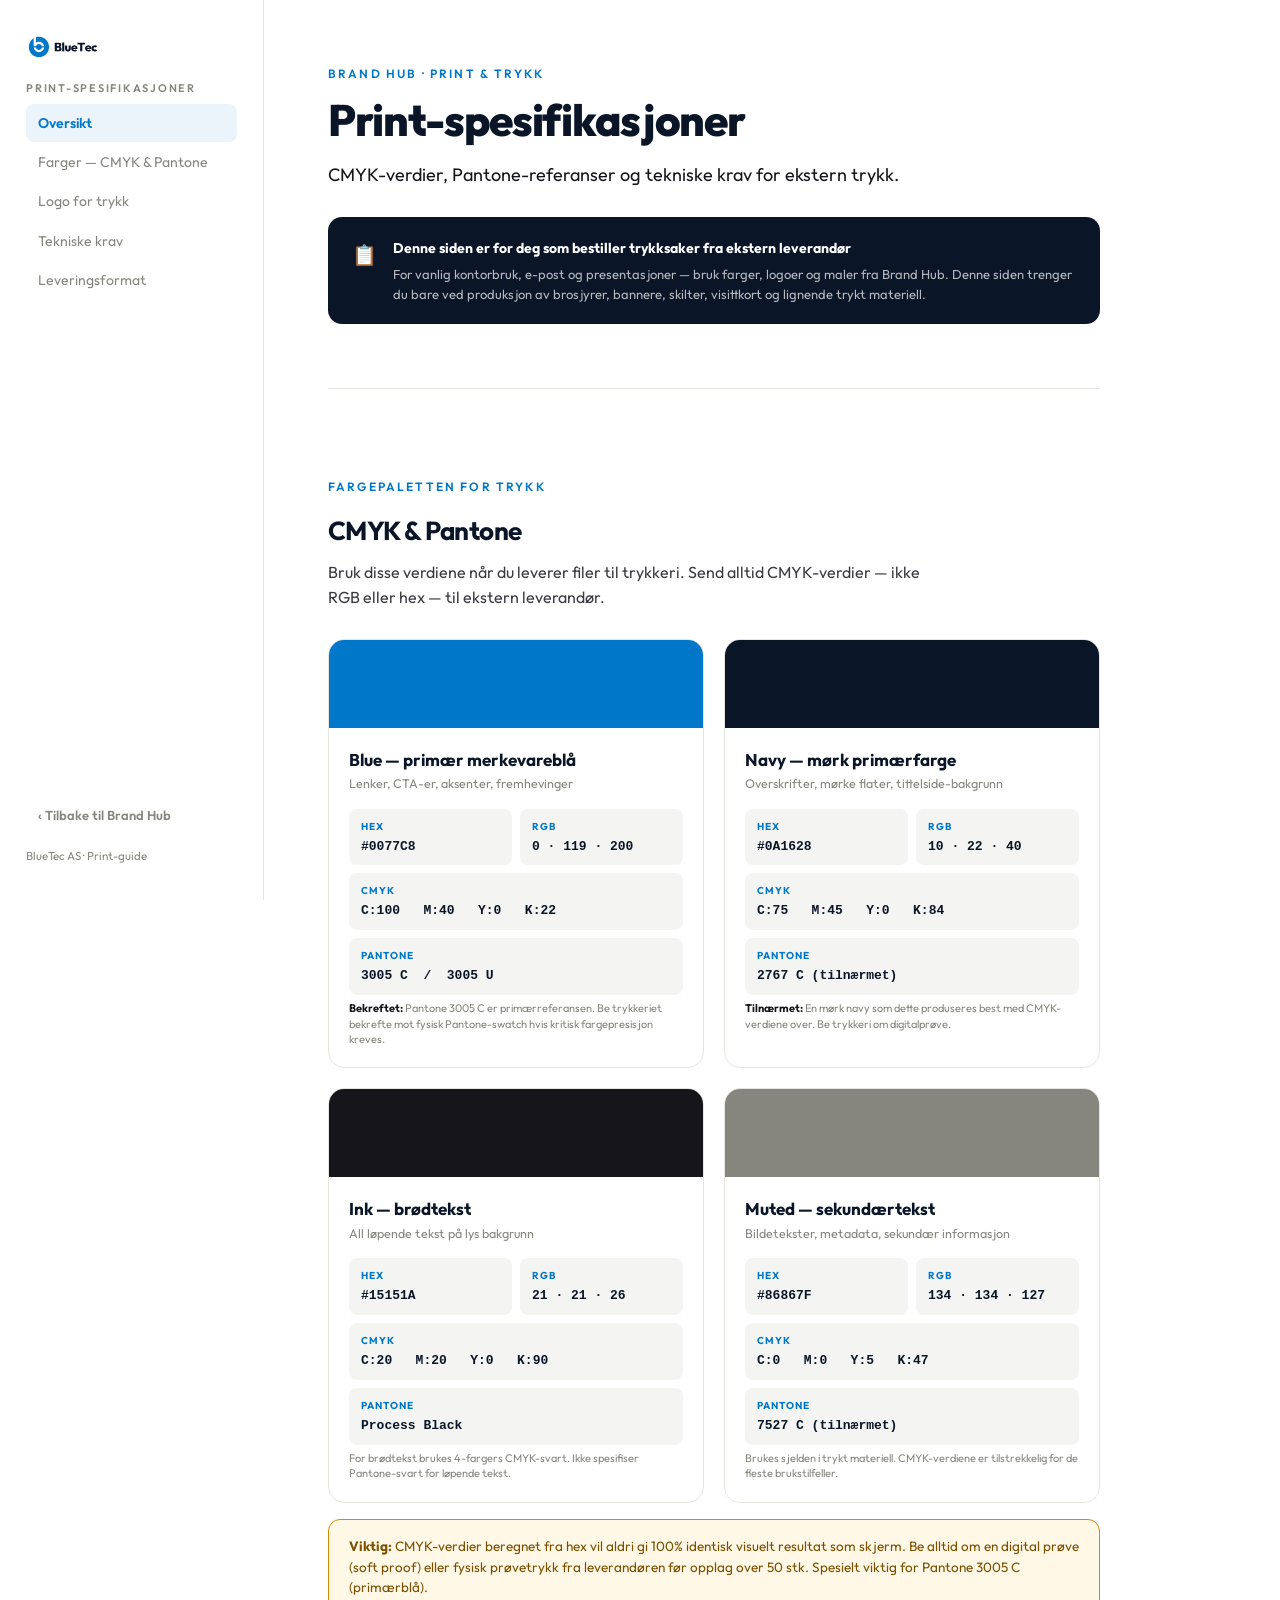
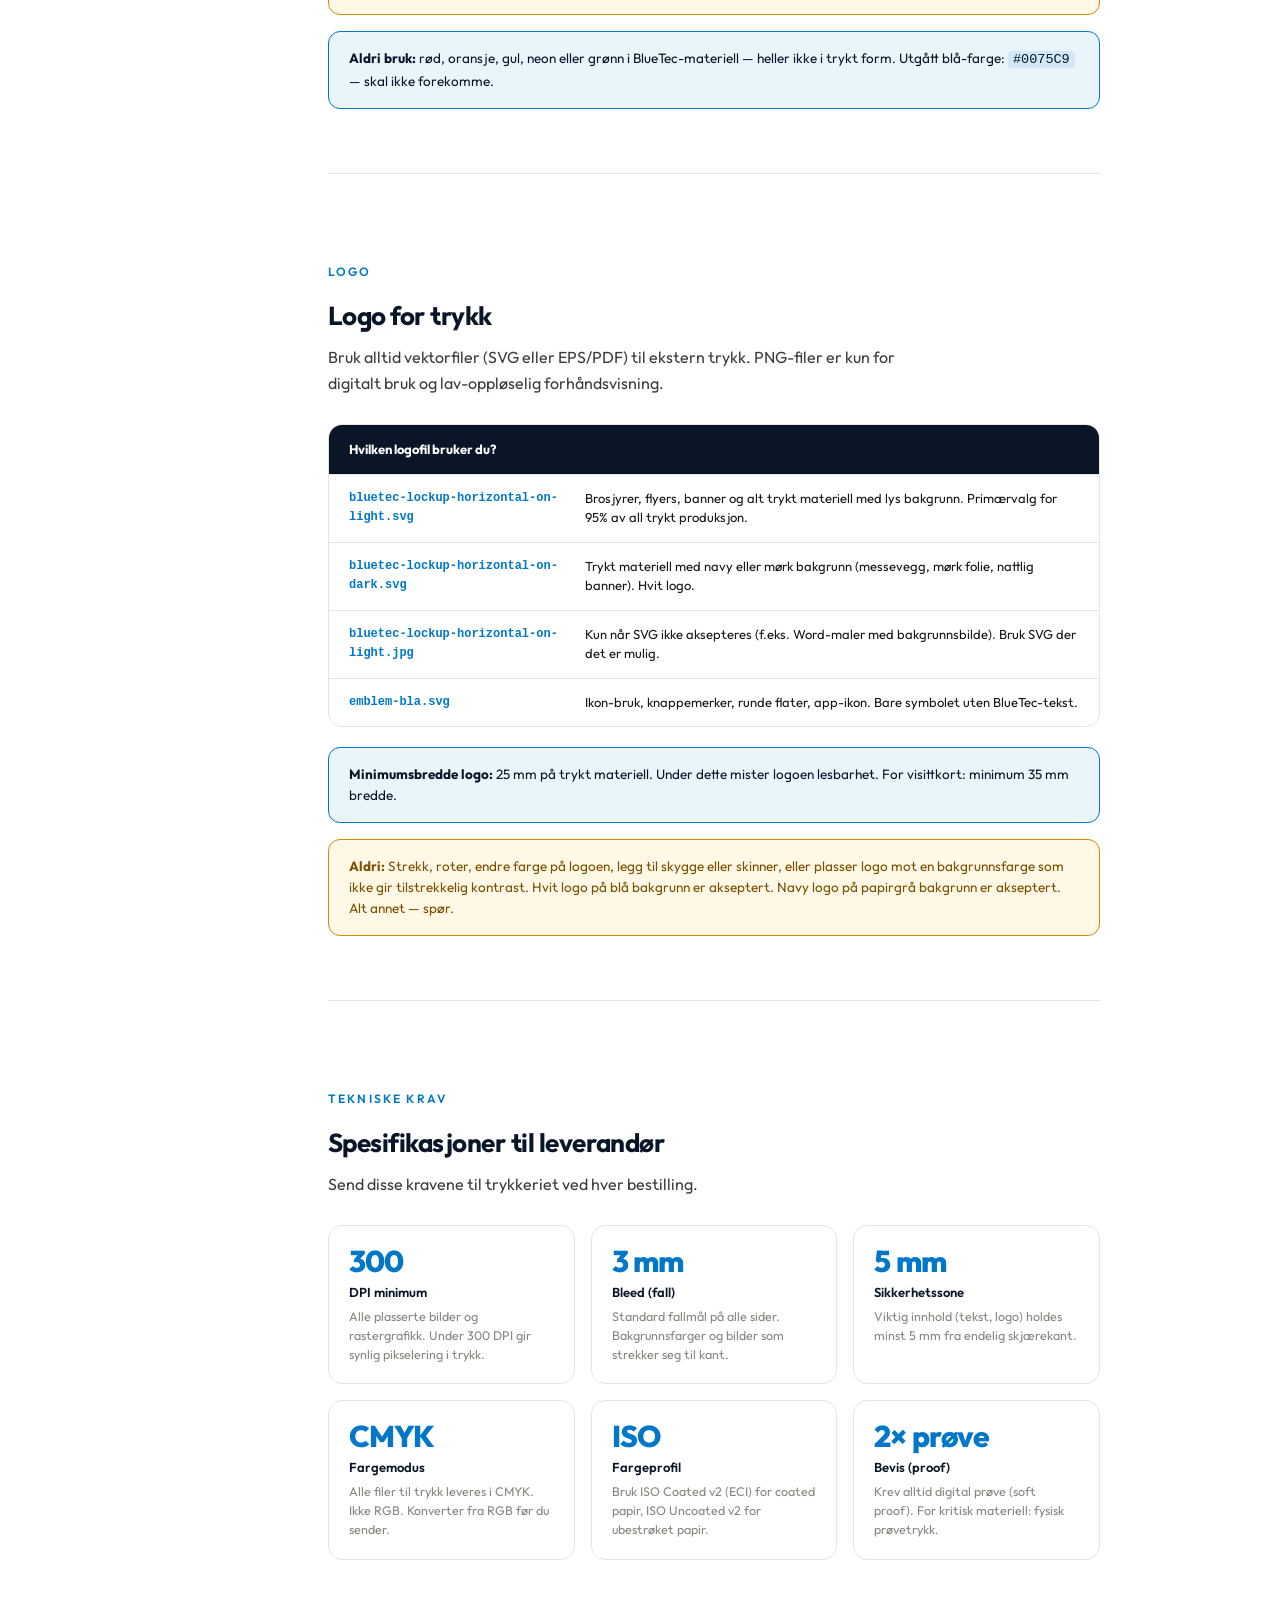
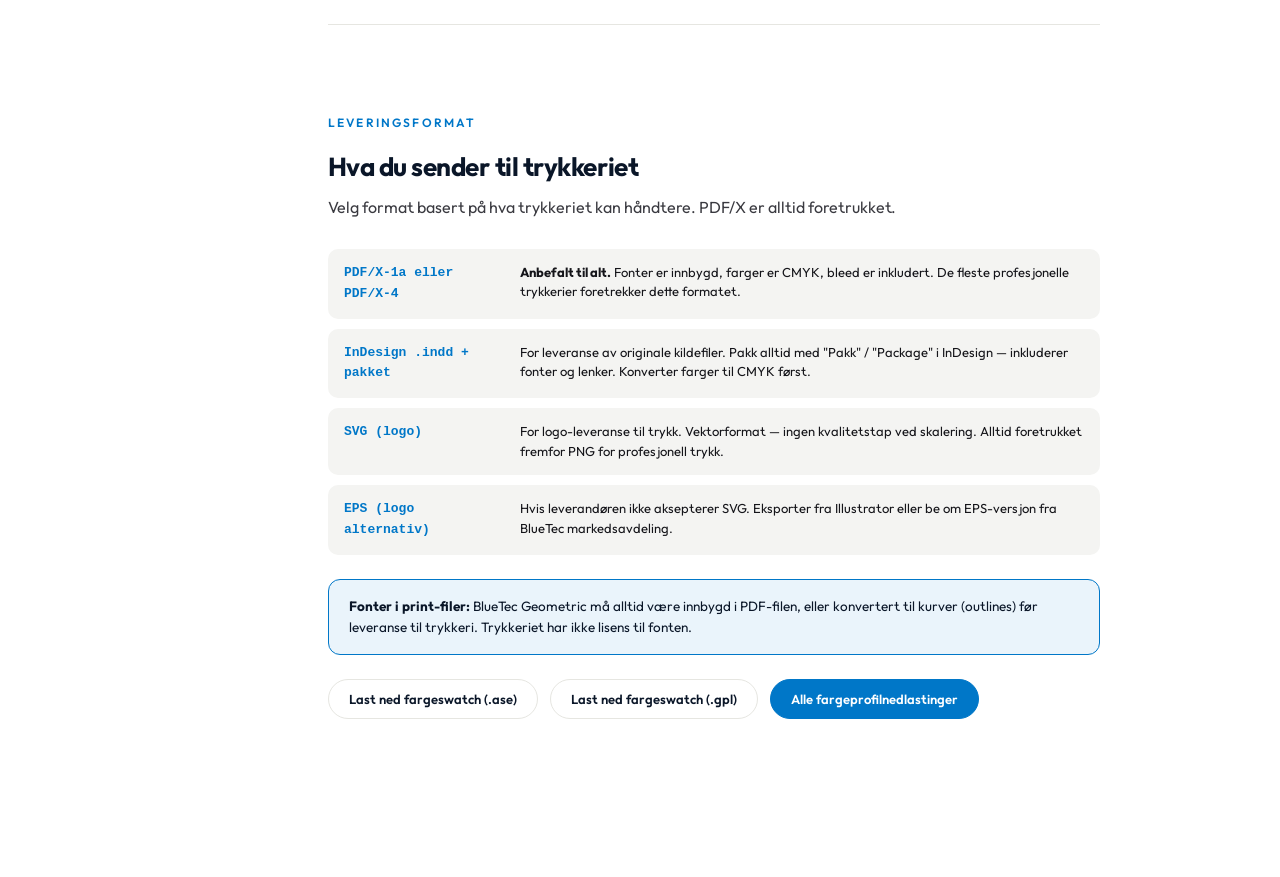
<file: print-spesifikasjoner.html>
<!DOCTYPE html>
<html lang="nb">
<head>
<meta charset="UTF-8">
<meta name="viewport" content="width=device-width, initial-scale=1.0">
<title>BlueTec — Print-spesifikasjoner</title>
<style>
  @font-face{font-family:'BlueTec Geometric';font-weight:400;font-style:normal;font-display:swap;src:url('branding-hub-assets/fonts/BlueTecGeometric-Regular.woff') format('woff'),url('branding-hub-assets/fonts/BlueTecGeometric-Regular.ttf') format('truetype')}
  @font-face{font-family:'BlueTec Geometric';font-weight:600;font-style:normal;font-display:swap;src:url('branding-hub-assets/fonts/BlueTecGeometric-SemiBold.woff') format('woff'),url('branding-hub-assets/fonts/BlueTecGeometric-SemiBold.ttf') format('truetype')}
  @font-face{font-family:'BlueTec Geometric';font-weight:700;font-style:normal;font-display:swap;src:url('branding-hub-assets/fonts/BlueTecGeometric-Bold.woff') format('woff'),url('branding-hub-assets/fonts/BlueTecGeometric-Bold.ttf') format('truetype')}
  @font-face{font-family:'BlueTec Geometric';font-weight:800;font-style:normal;font-display:swap;src:url('branding-hub-assets/fonts/BlueTecGeometric-ExtraBold.woff') format('woff'),url('branding-hub-assets/fonts/BlueTecGeometric-ExtraBold.ttf') format('truetype')}

  :root{
    --blue:#0077C8;--navy:#0A1628;--white:#FFFFFF;
    --ink:#15151A;--muted:#86867F;--hairline:#E6E6E1;--paper:#F4F4F2;
    --ltblue:#EAF4FB;--blue-08:rgba(0,119,200,.08);
    --motion-fast:120ms;--motion-base:200ms;--motion-slow:320ms;
    --ease-standard:cubic-bezier(.4,0,.2,1);--ease-entrance:cubic-bezier(0,0,.2,1);
    --sb:264px;
  }
  *{box-sizing:border-box;margin:0;padding:0}
  html{scroll-behavior:smooth}
  body{font-family:'BlueTec Geometric',system-ui,sans-serif;font-weight:400;line-height:1.6;color:var(--ink);background:var(--white);display:grid;grid-template-columns:var(--sb) 1fr;-webkit-font-smoothing:antialiased}

  /* Sidebar */
  .sidebar{position:sticky;top:0;align-self:start;height:100vh;border-right:1px solid var(--hairline);padding:34px 26px;display:flex;flex-direction:column;gap:20px;background:var(--white)}
  .brand{display:flex;align-items:center;gap:12px;text-decoration:none}
  .brand img{height:26px}
  .sb-label{font-size:11px;letter-spacing:.16em;text-transform:uppercase;color:var(--muted);font-weight:600;margin-bottom:6px}
  nav{display:flex;flex-direction:column;gap:1px}
  nav a{text-decoration:none;color:var(--muted);font-size:14px;font-weight:500;padding:8px 12px;border-radius:8px;transition:color var(--motion-fast) var(--ease-standard),background var(--motion-fast) var(--ease-standard)}
  nav a:hover{color:var(--navy);background:var(--paper)}
  nav a.active{color:var(--blue);background:var(--blue-08);font-weight:600}
  .nav-div{height:1px;background:var(--hairline);margin:8px 4px}
  .back-hub{display:inline-flex;align-items:center;gap:8px;text-decoration:none;color:var(--muted);font-size:13px;font-weight:600;padding:8px 12px;border-radius:8px;transition:color var(--motion-fast) var(--ease-standard),background var(--motion-fast) var(--ease-standard)}
  .back-hub:hover{color:var(--blue);background:var(--blue-08)}
  .sb-foot{margin-top:auto;font-size:11.5px;color:var(--muted);line-height:1.7}

  /* Main */
  main{padding:0 64px 160px;max-width:900px}
  section{padding-top:88px;scroll-margin-top:24px}
  section:first-of-type{padding-top:64px}
  .eyebrow{font-size:12px;letter-spacing:.18em;text-transform:uppercase;color:var(--blue);font-weight:600;margin-bottom:14px}
  h1{font-size:44px;font-weight:800;letter-spacing:-.03em;line-height:1.05;margin:0 0 18px;color:var(--navy)}
  h2{font-size:26px;font-weight:700;letter-spacing:-.02em;margin:0 0 6px;color:var(--navy)}
  h3{font-size:16px;font-weight:600;margin:0 0 8px;color:var(--navy)}
  .lead{font-size:18px;line-height:1.55;color:var(--ink);max-width:620px;margin-bottom:8px}
  p{max-width:640px;text-wrap:pretty}
  .sec-intro{color:#3a3a40;margin:8px 0 28px;max-width:620px}
  hr{height:1px;background:var(--hairline);border:0;margin:0}

  /* Audience banner */
  .audience{background:var(--navy);border-radius:14px;padding:20px 24px;margin-top:28px;display:flex;gap:16px;align-items:flex-start}
  .audience-icon{font-size:20px;flex-shrink:0;margin-top:2px}
  .audience-title{font-size:14px;font-weight:700;color:#fff;margin-bottom:4px}
  .audience-body{font-size:13px;color:rgba(255,255,255,.7);line-height:1.55}

  /* Color cards */
  .color-grid{display:grid;grid-template-columns:1fr 1fr;gap:20px;margin-top:28px}
  .color-card{border:1px solid var(--hairline);border-radius:16px;overflow:hidden}
  .color-card__swatch{height:88px;position:relative}
  .color-card__body{padding:18px 20px 20px}
  .color-card__name{font-size:17px;font-weight:700;color:var(--navy);margin-bottom:2px}
  .color-card__use{font-size:12.5px;color:var(--muted);margin-bottom:16px;line-height:1.4}
  .color-card__values{display:grid;grid-template-columns:1fr 1fr;gap:8px}
  .cv{background:var(--paper);border-radius:8px;padding:10px 12px}
  .cv__label{font-size:10px;font-weight:700;letter-spacing:.1em;text-transform:uppercase;color:var(--blue);margin-bottom:4px}
  .cv__val{font-size:13px;font-weight:600;color:var(--navy);font-family:ui-monospace,Menlo,monospace;line-height:1.3}
  .cv--wide{grid-column:1/-1}
  .pantone-note{font-size:11px;color:var(--muted);margin-top:6px;line-height:1.4}
  .pantone-note strong{color:var(--ink)}

  /* Spec grid */
  .spec-grid{display:grid;grid-template-columns:1fr 1fr 1fr;gap:16px;margin-top:24px}
  .spec-card{border:1px solid var(--hairline);border-radius:14px;padding:20px;background:var(--white)}
  .spec-card__num{font-size:30px;font-weight:800;color:var(--blue);letter-spacing:-.03em;line-height:1;margin-bottom:6px}
  .spec-card__label{font-size:13px;font-weight:600;color:var(--navy);margin-bottom:4px}
  .spec-card__desc{font-size:12.5px;color:var(--muted);line-height:1.5}

  /* Info boxes */
  .infobox{border:1.5px solid var(--blue);background:var(--ltblue);border-radius:12px;padding:16px 20px;margin-top:20px;font-size:13.5px;color:var(--navy);line-height:1.55}
  .infobox strong{font-weight:700}
  .warnbox{border:1.5px solid #d48b00;background:#fff8e6;border-radius:12px;padding:16px 20px;margin-top:16px;font-size:13.5px;color:#7a5000;line-height:1.55}
  .warnbox strong{font-weight:700}

  /* Format list */
  .format-list{margin-top:20px;display:flex;flex-direction:column;gap:10px}
  .format-row{display:grid;grid-template-columns:160px 1fr;gap:16px;align-items:start;padding:14px 16px;background:var(--paper);border-radius:10px}
  .format-row__ext{font-family:ui-monospace,Menlo,monospace;font-size:13px;font-weight:700;color:var(--blue)}
  .format-row__desc{font-size:13px;color:var(--ink);line-height:1.5}

  /* Download */
  .dl-row{margin-top:24px;display:flex;gap:12px;flex-wrap:wrap}
  .btn{display:inline-flex;align-items:center;gap:8px;font-family:inherit;font-size:13px;font-weight:600;border-radius:99px;padding:9px 20px;cursor:pointer;text-decoration:none;border:1px solid var(--hairline);background:var(--white);color:var(--navy);transition:border-color var(--motion-fast) var(--ease-standard),color var(--motion-fast) var(--ease-standard)}
  .btn:hover{border-color:var(--blue);color:var(--blue)}
  .btn--primary{background:var(--blue);color:#fff;border-color:var(--blue)}
  .btn--primary:hover{background:#0069b0;color:#fff;border-color:#0069b0}

  /* Logo file guide */
  .logo-guide{margin-top:20px;border:1px solid var(--hairline);border-radius:14px;overflow:hidden}
  .logo-guide__head{background:var(--navy);padding:14px 20px}
  .logo-guide__head-title{font-size:13px;font-weight:700;color:#fff}
  .logo-guide__row{display:grid;grid-template-columns:220px 1fr;gap:16px;padding:14px 20px;border-top:1px solid var(--hairline);align-items:start}
  .logo-guide__row:first-of-type{border-top:0}
  .logo-guide__file{font-family:ui-monospace,Menlo,monospace;font-size:12px;color:var(--blue);font-weight:600}
  .logo-guide__use{font-size:13px;color:var(--ink);line-height:1.5}

  @media(max-width:1080px){body{grid-template-columns:1fr}.sidebar{display:none}main{padding:0 28px 120px}}
</style>
</head>
<body>

<aside class="sidebar">
  <a class="brand" href="index.html">
    <img src="branding-hub-assets/logo/lockup/svg/bluetec-lockup-horizontal-on-light.svg" alt="BlueTec">
  </a>
  <div>
    <div class="sb-label">Print-spesifikasjoner</div>
    <nav id="nav">
      <a href="#intro" class="active">Oversikt</a>
      <a href="#farger">Farger — CMYK &amp; Pantone</a>
      <a href="#logo-print">Logo for trykk</a>
      <a href="#teknisk">Tekniske krav</a>
      <a href="#levering">Leveringsformat</a>
    </nav>
  </div>
  <div class="sb-foot">
    <a class="back-hub" href="index.html">&#8249; Tilbake til Brand Hub</a>
    <div style="margin-top:12px">BlueTec AS · Print-guide</div>
  </div>
</aside>

<main>

  <!-- ── INTRO ── -->
  <section id="intro">
    <div class="eyebrow">Brand Hub · Print &amp; Trykk</div>
    <h1>Print-spesifikasjoner</h1>
    <p class="lead">CMYK-verdier, Pantone-referanser og tekniske krav for ekstern trykk.</p>

    <div class="audience">
      <div class="audience-icon">&#128203;</div>
      <div>
        <div class="audience-title">Denne siden er for deg som bestiller trykksaker fra ekstern leverandør</div>
        <div class="audience-body">For vanlig kontorbruk, e-post og presentasjoner — bruk farger, logoer og maler fra Brand Hub. Denne siden trenger du bare ved produksjon av brosjyrer, bannere, skilter, visittkort og lignende trykt materiell.</div>
      </div>
    </div>
  </section>

  <hr style="margin-top:64px">

  <!-- ── FARGER ── -->
  <section id="farger">
    <div class="eyebrow">Fargepaletten for trykk</div>
    <h2>CMYK &amp; Pantone</h2>
    <p class="sec-intro">Bruk disse verdiene når du leverer filer til trykkeri. Send alltid CMYK-verdier — ikke RGB eller hex — til ekstern leverandør.</p>

    <div class="color-grid">

      <!-- Blue -->
      <div class="color-card">
        <div class="color-card__swatch" style="background:#0077C8"></div>
        <div class="color-card__body">
          <div class="color-card__name">Blue — primær merkevareblå</div>
          <div class="color-card__use">Lenker, CTA-er, aksenter, fremhevinger</div>
          <div class="color-card__values">
            <div class="cv">
              <div class="cv__label">HEX</div>
              <div class="cv__val">#0077C8</div>
            </div>
            <div class="cv">
              <div class="cv__label">RGB</div>
              <div class="cv__val">0 · 119 · 200</div>
            </div>
            <div class="cv cv--wide">
              <div class="cv__label">CMYK</div>
              <div class="cv__val">C:100 &nbsp; M:40 &nbsp; Y:0 &nbsp; K:22</div>
            </div>
            <div class="cv cv--wide">
              <div class="cv__label">Pantone</div>
              <div class="cv__val">3005 C &nbsp;/&nbsp; 3005 U</div>
            </div>
          </div>
          <div class="pantone-note"><strong>Bekreftet:</strong> Pantone 3005 C er primærreferansen. Be trykkeriet bekrefte mot fysisk Pantone-swatch hvis kritisk fargepresisjon kreves.</div>
        </div>
      </div>

      <!-- Navy -->
      <div class="color-card">
        <div class="color-card__swatch" style="background:#0A1628"></div>
        <div class="color-card__body">
          <div class="color-card__name">Navy — mørk primærfarge</div>
          <div class="color-card__use">Overskrifter, mørke flater, tittelside-bakgrunn</div>
          <div class="color-card__values">
            <div class="cv">
              <div class="cv__label">HEX</div>
              <div class="cv__val">#0A1628</div>
            </div>
            <div class="cv">
              <div class="cv__label">RGB</div>
              <div class="cv__val">10 · 22 · 40</div>
            </div>
            <div class="cv cv--wide">
              <div class="cv__label">CMYK</div>
              <div class="cv__val">C:75 &nbsp; M:45 &nbsp; Y:0 &nbsp; K:84</div>
            </div>
            <div class="cv cv--wide">
              <div class="cv__label">Pantone</div>
              <div class="cv__val">2767 C (tilnærmet)</div>
            </div>
          </div>
          <div class="pantone-note"><strong>Tilnærmet:</strong> En mørk navy som dette produseres best med CMYK-verdiene over. Be trykkeri om digitalprøve.</div>
        </div>
      </div>

      <!-- Ink -->
      <div class="color-card">
        <div class="color-card__swatch" style="background:#15151A"></div>
        <div class="color-card__body">
          <div class="color-card__name">Ink — brødtekst</div>
          <div class="color-card__use">All løpende tekst på lys bakgrunn</div>
          <div class="color-card__values">
            <div class="cv">
              <div class="cv__label">HEX</div>
              <div class="cv__val">#15151A</div>
            </div>
            <div class="cv">
              <div class="cv__label">RGB</div>
              <div class="cv__val">21 · 21 · 26</div>
            </div>
            <div class="cv cv--wide">
              <div class="cv__label">CMYK</div>
              <div class="cv__val">C:20 &nbsp; M:20 &nbsp; Y:0 &nbsp; K:90</div>
            </div>
            <div class="cv cv--wide">
              <div class="cv__label">Pantone</div>
              <div class="cv__val">Process Black</div>
            </div>
          </div>
          <div class="pantone-note">For brødtekst brukes 4-fargers CMYK-svart. Ikke spesifiser Pantone-svart for løpende tekst.</div>
        </div>
      </div>

      <!-- Muted -->
      <div class="color-card">
        <div class="color-card__swatch" style="background:#86867F;"></div>
        <div class="color-card__body">
          <div class="color-card__name">Muted — sekundærtekst</div>
          <div class="color-card__use">Bildetekster, metadata, sekundær informasjon</div>
          <div class="color-card__values">
            <div class="cv">
              <div class="cv__label">HEX</div>
              <div class="cv__val">#86867F</div>
            </div>
            <div class="cv">
              <div class="cv__label">RGB</div>
              <div class="cv__val">134 · 134 · 127</div>
            </div>
            <div class="cv cv--wide">
              <div class="cv__label">CMYK</div>
              <div class="cv__val">C:0 &nbsp; M:0 &nbsp; Y:5 &nbsp; K:47</div>
            </div>
            <div class="cv cv--wide">
              <div class="cv__label">Pantone</div>
              <div class="cv__val">7527 C (tilnærmet)</div>
            </div>
          </div>
          <div class="pantone-note">Brukes sjelden i trykt materiell. CMYK-verdiene er tilstrekkelig for de fleste brukstilfeller.</div>
        </div>
      </div>

    </div><!-- /color-grid -->

    <div class="warnbox">
      <strong>Viktig:</strong> CMYK-verdier beregnet fra hex vil aldri gi 100% identisk visuelt resultat som skjerm. Be alltid om en digital prøve (soft proof) eller fysisk prøvetrykk fra leverandøren før opplag over 50 stk. Spesielt viktig for Pantone 3005 C (primærblå).
    </div>

    <div class="infobox" style="margin-top:16px">
      <strong>Aldri bruk:</strong> rød, oransje, gul, neon eller grønn i BlueTec-materiell — heller ikke i trykt form. Utgått blå-farge: <code style="background:rgba(0,119,200,.1);padding:1px 5px;border-radius:4px;font-family:monospace">#0075C9</code> — skal ikke forekomme.
    </div>
  </section>

  <hr style="margin-top:64px">

  <!-- ── LOGO FOR PRINT ── -->
  <section id="logo-print">
    <div class="eyebrow">Logo</div>
    <h2>Logo for trykk</h2>
    <p class="sec-intro">Bruk alltid vektorfiler (SVG eller EPS/PDF) til ekstern trykk. PNG-filer er kun for digitalt bruk og lav-oppløselig forhåndsvisning.</p>

    <div class="logo-guide">
      <div class="logo-guide__head">
        <div class="logo-guide__head-title">Hvilken logofil bruker du?</div>
      </div>
      <div class="logo-guide__row">
        <div class="logo-guide__file">bluetec-lockup-horizontal-on-light.svg</div>
        <div class="logo-guide__use">Brosjyrer, flyers, banner og alt trykt materiell med lys bakgrunn. Primærvalg for 95% av all trykt produksjon.</div>
      </div>
      <div class="logo-guide__row">
        <div class="logo-guide__file">bluetec-lockup-horizontal-on-dark.svg</div>
        <div class="logo-guide__use">Trykt materiell med navy eller mørk bakgrunn (messevegg, mørk folie, nattlig banner). Hvit logo.</div>
      </div>
      <div class="logo-guide__row">
        <div class="logo-guide__file">bluetec-lockup-horizontal-on-light.jpg</div>
        <div class="logo-guide__use">Kun når SVG ikke aksepteres (f.eks. Word-maler med bakgrunnsbilde). Bruk SVG der det er mulig.</div>
      </div>
      <div class="logo-guide__row">
        <div class="logo-guide__file">emblem-bla.svg</div>
        <div class="logo-guide__use">Ikon-bruk, knappemerker, runde flater, app-ikon. Bare symbolet uten BlueTec-tekst.</div>
      </div>
    </div>

    <div class="infobox" style="margin-top:20px">
      <strong>Minimumsbredde logo:</strong> 25 mm på trykt materiell. Under dette mister logoen lesbarhet. For visittkort: minimum 35 mm bredde.
    </div>

    <div class="warnbox">
      <strong>Aldri:</strong> Strekk, roter, endre farge på logoen, legg til skygge eller skinner, eller plasser logo mot en bakgrunnsfarge som ikke gir tilstrekkelig kontrast. Hvit logo på blå bakgrunn er akseptert. Navy logo på papirgrå bakgrunn er akseptert. Alt annet — spør.
    </div>
  </section>

  <hr style="margin-top:64px">

  <!-- ── TEKNISK ── -->
  <section id="teknisk">
    <div class="eyebrow">Tekniske krav</div>
    <h2>Spesifikasjoner til leverandør</h2>
    <p class="sec-intro">Send disse kravene til trykkeriet ved hver bestilling.</p>

    <div class="spec-grid">
      <div class="spec-card">
        <div class="spec-card__num">300</div>
        <div class="spec-card__label">DPI minimum</div>
        <div class="spec-card__desc">Alle plasserte bilder og rastergrafikk. Under 300 DPI gir synlig pikselering i trykk.</div>
      </div>
      <div class="spec-card">
        <div class="spec-card__num">3 mm</div>
        <div class="spec-card__label">Bleed (fall)</div>
        <div class="spec-card__desc">Standard fallmål på alle sider. Bakgrunnsfarger og bilder som strekker seg til kant.</div>
      </div>
      <div class="spec-card">
        <div class="spec-card__num">5 mm</div>
        <div class="spec-card__label">Sikkerhetssone</div>
        <div class="spec-card__desc">Viktig innhold (tekst, logo) holdes minst 5 mm fra endelig skjærekant.</div>
      </div>
      <div class="spec-card">
        <div class="spec-card__num">CMYK</div>
        <div class="spec-card__label">Fargemodus</div>
        <div class="spec-card__desc">Alle filer til trykk leveres i CMYK. Ikke RGB. Konverter fra RGB før du sender.</div>
      </div>
      <div class="spec-card">
        <div class="spec-card__num">ISO</div>
        <div class="spec-card__label">Fargeprofil</div>
        <div class="spec-card__desc">Bruk ISO Coated v2 (ECI) for coated papir, ISO Uncoated v2 for ubestrøket papir.</div>
      </div>
      <div class="spec-card">
        <div class="spec-card__num">2× prøve</div>
        <div class="spec-card__label">Bevis (proof)</div>
        <div class="spec-card__desc">Krev alltid digital prøve (soft proof). For kritisk materiell: fysisk prøvetrykk.</div>
      </div>
    </div>
  </section>

  <hr style="margin-top:64px">

  <!-- ── LEVERING ── -->
  <section id="levering">
    <div class="eyebrow">Leveringsformat</div>
    <h2>Hva du sender til trykkeriet</h2>
    <p class="sec-intro">Velg format basert på hva trykkeriet kan håndtere. PDF/X er alltid foretrukket.</p>

    <div class="format-list">
      <div class="format-row">
        <div class="format-row__ext">PDF/X-1a eller PDF/X-4</div>
        <div class="format-row__desc"><strong>Anbefalt til alt.</strong> Fonter er innbygd, farger er CMYK, bleed er inkludert. De fleste profesjonelle trykkerier foretrekker dette formatet.</div>
      </div>
      <div class="format-row">
        <div class="format-row__ext">InDesign .indd + pakket</div>
        <div class="format-row__desc">For leveranse av originale kildefiler. Pakk alltid med "Pakk" / "Package" i InDesign — inkluderer fonter og lenker. Konverter farger til CMYK først.</div>
      </div>
      <div class="format-row">
        <div class="format-row__ext">SVG (logo)</div>
        <div class="format-row__desc">For logo-leveranse til trykk. Vektorformat — ingen kvalitetstap ved skalering. Alltid foretrukket fremfor PNG for profesjonell trykk.</div>
      </div>
      <div class="format-row">
        <div class="format-row__ext">EPS (logo alternativ)</div>
        <div class="format-row__desc">Hvis leverandøren ikke aksepterer SVG. Eksporter fra Illustrator eller be om EPS-versjon fra BlueTec markedsavdeling.</div>
      </div>
    </div>

    <div class="infobox" style="margin-top:24px">
      <strong>Fonter i print-filer:</strong> BlueTec Geometric må alltid være innbygd i PDF-filen, eller konvertert til kurver (outlines) før leveranse til trykkeri. Trykkeriet har ikke lisens til fonten.
    </div>

    <div class="dl-row">
      <a class="btn" href="branding-hub-assets/swatches/bluetec-colors.ase" download>
        Last ned fargeswatch (.ase)
      </a>
      <a class="btn" href="branding-hub-assets/swatches/bluetec-colors.gpl" download>
        Last ned fargeswatch (.gpl)
      </a>
      <a class="btn btn--primary" href="index.html#swatches">
        Alle fargeprofilnedlastinger
      </a>
    </div>

  </section>

</main>

<script>
(function(){
  var links = document.querySelectorAll('nav a');
  var sections = [];
  links.forEach(function(l){
    var id = l.getAttribute('href').replace('#','');
    var el = document.getElementById(id);
    if(el) sections.push({el:el, link:l});
  });
  function onScroll(){
    var y = window.scrollY + 120;
    var active = sections[0];
    sections.forEach(function(s){ if(s.el.offsetTop <= y) active = s; });
    links.forEach(function(l){ l.classList.remove('active'); });
    if(active) active.link.classList.add('active');
  }
  window.addEventListener('scroll', onScroll, {passive:true});
  onScroll();
})();
</script>
</body>
</html>
</file>
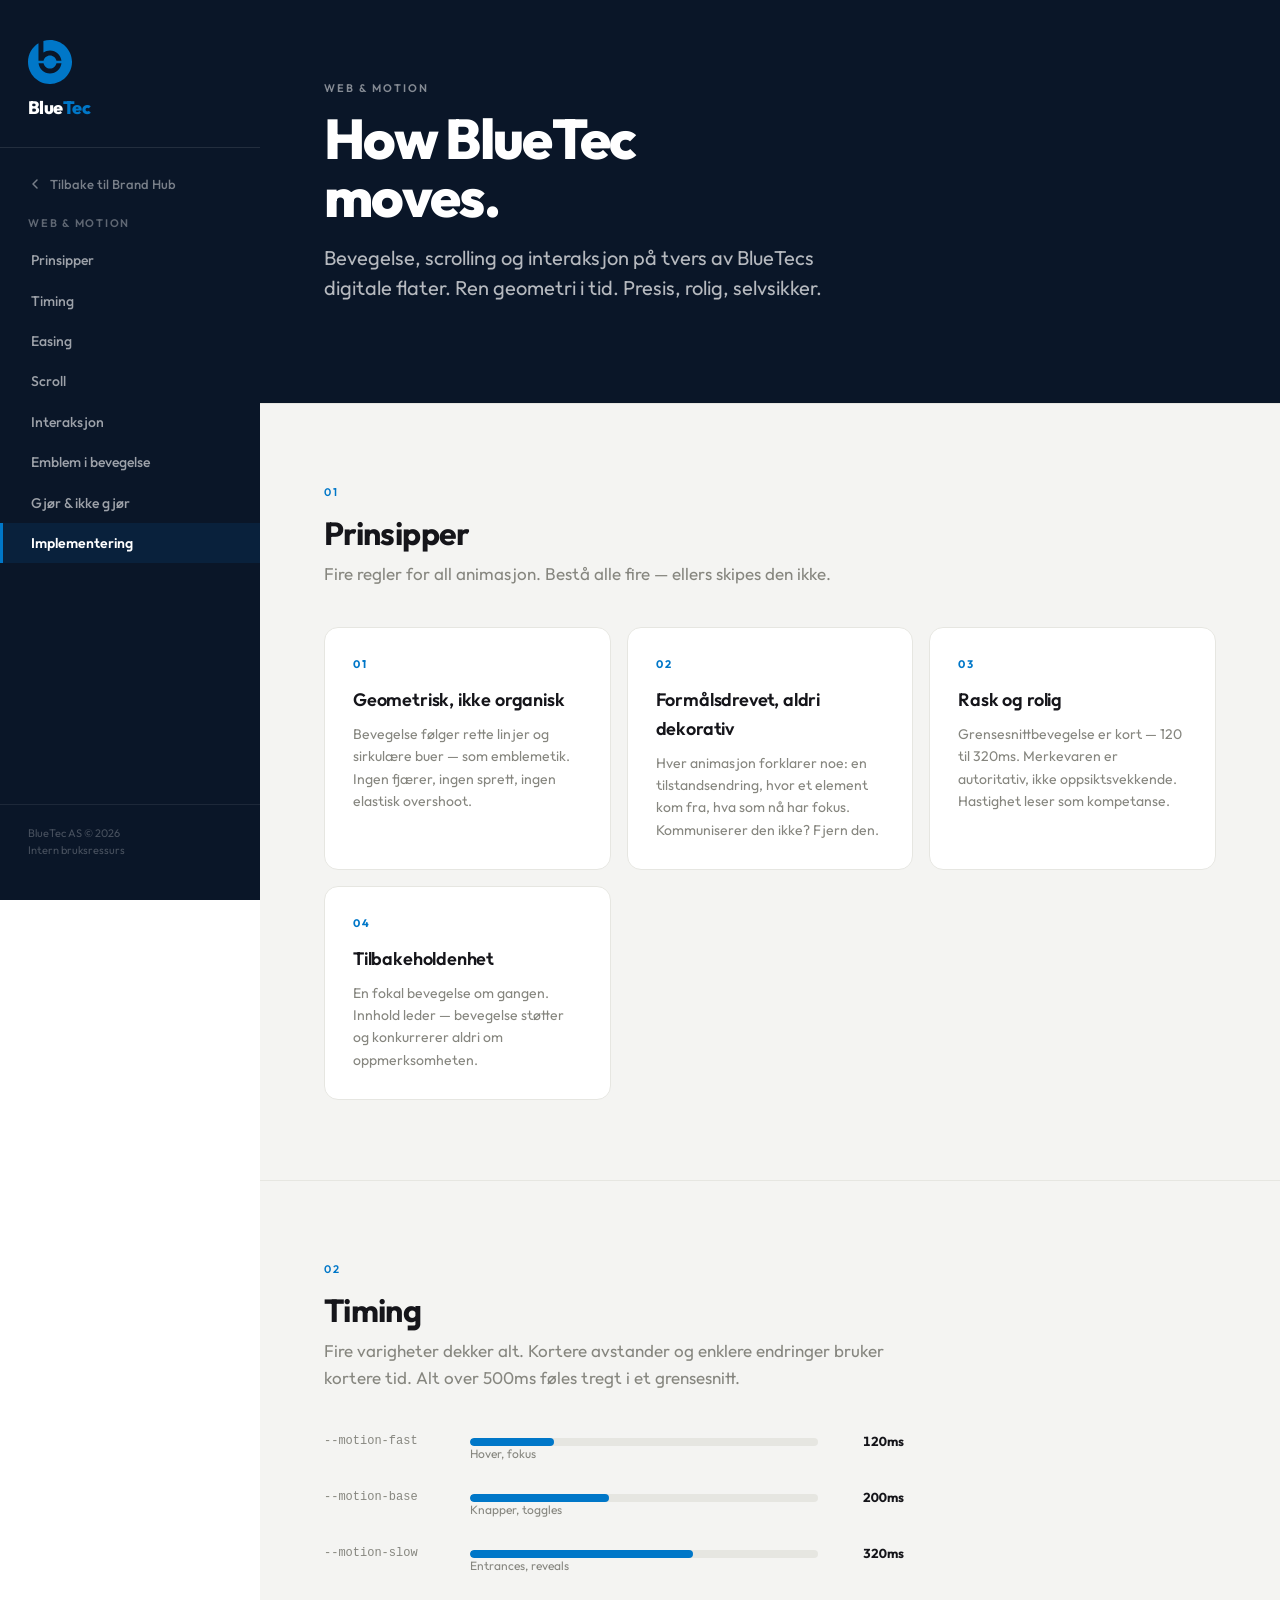
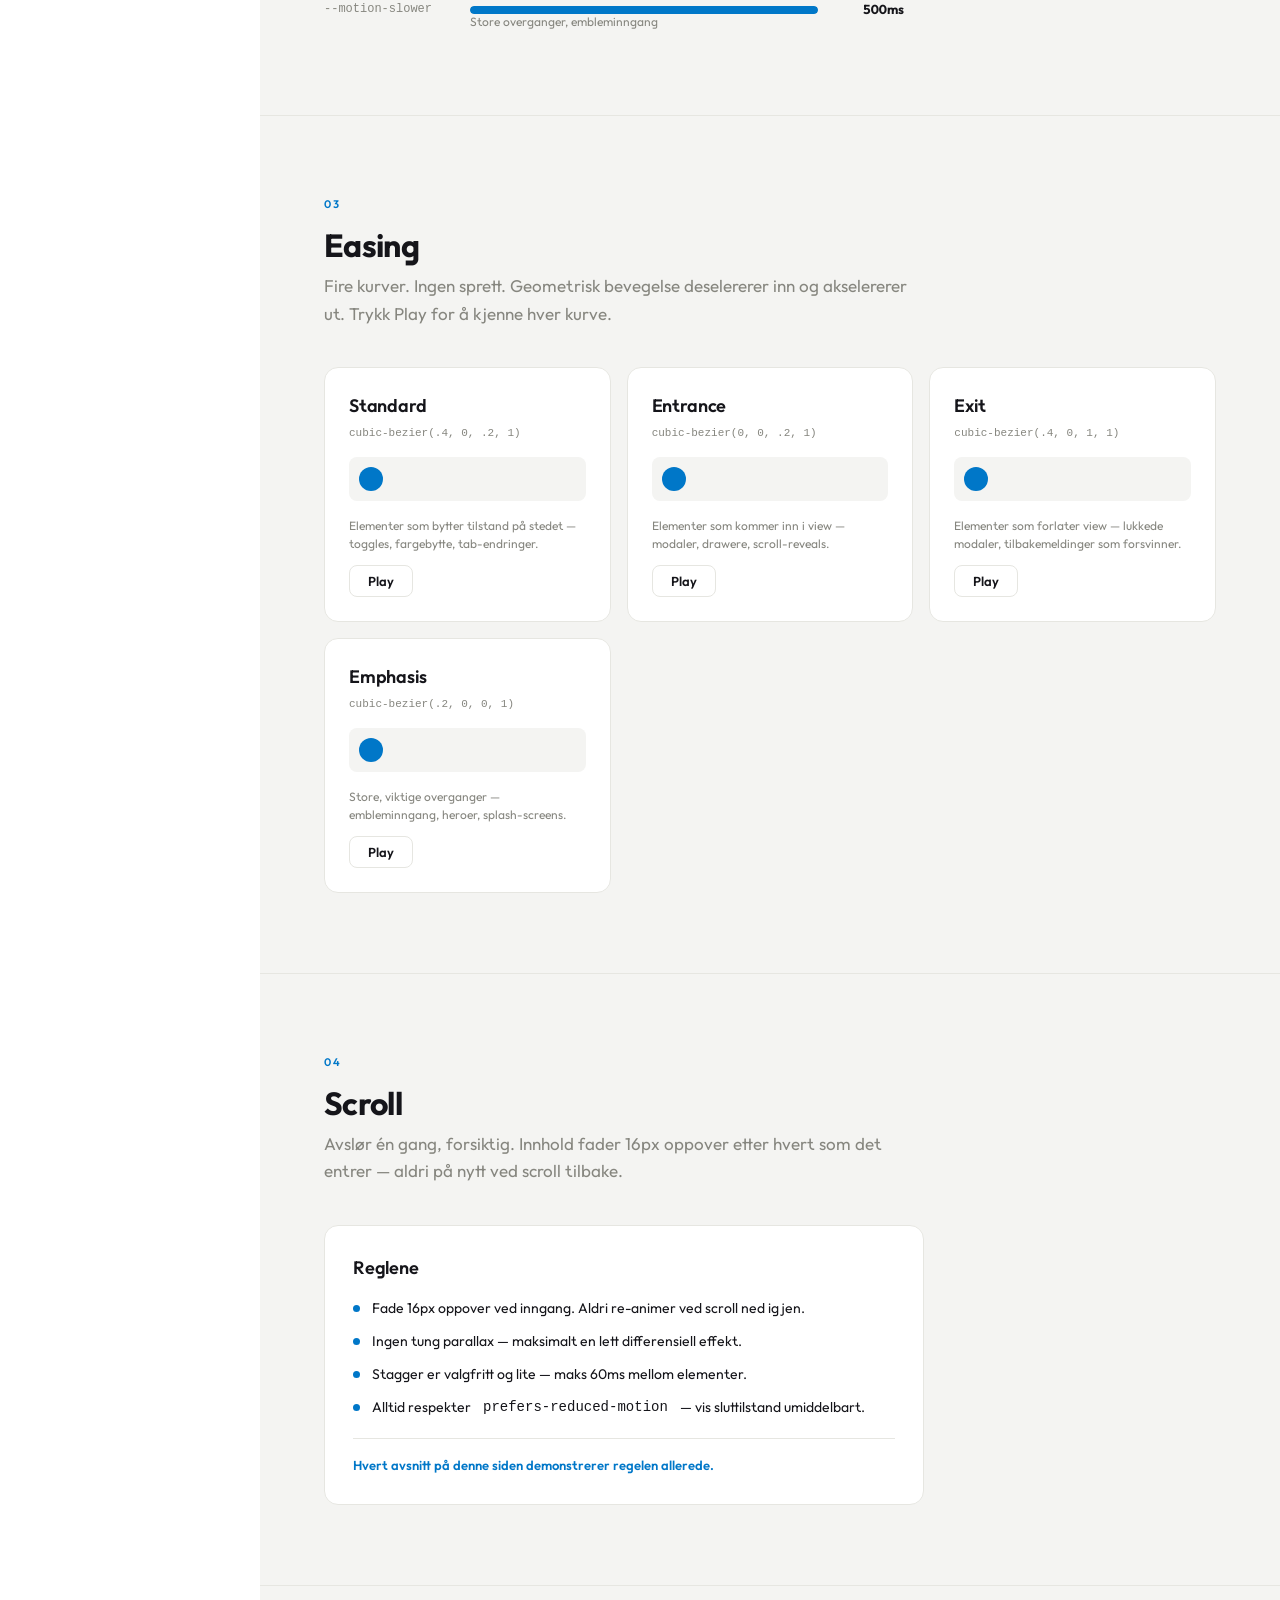
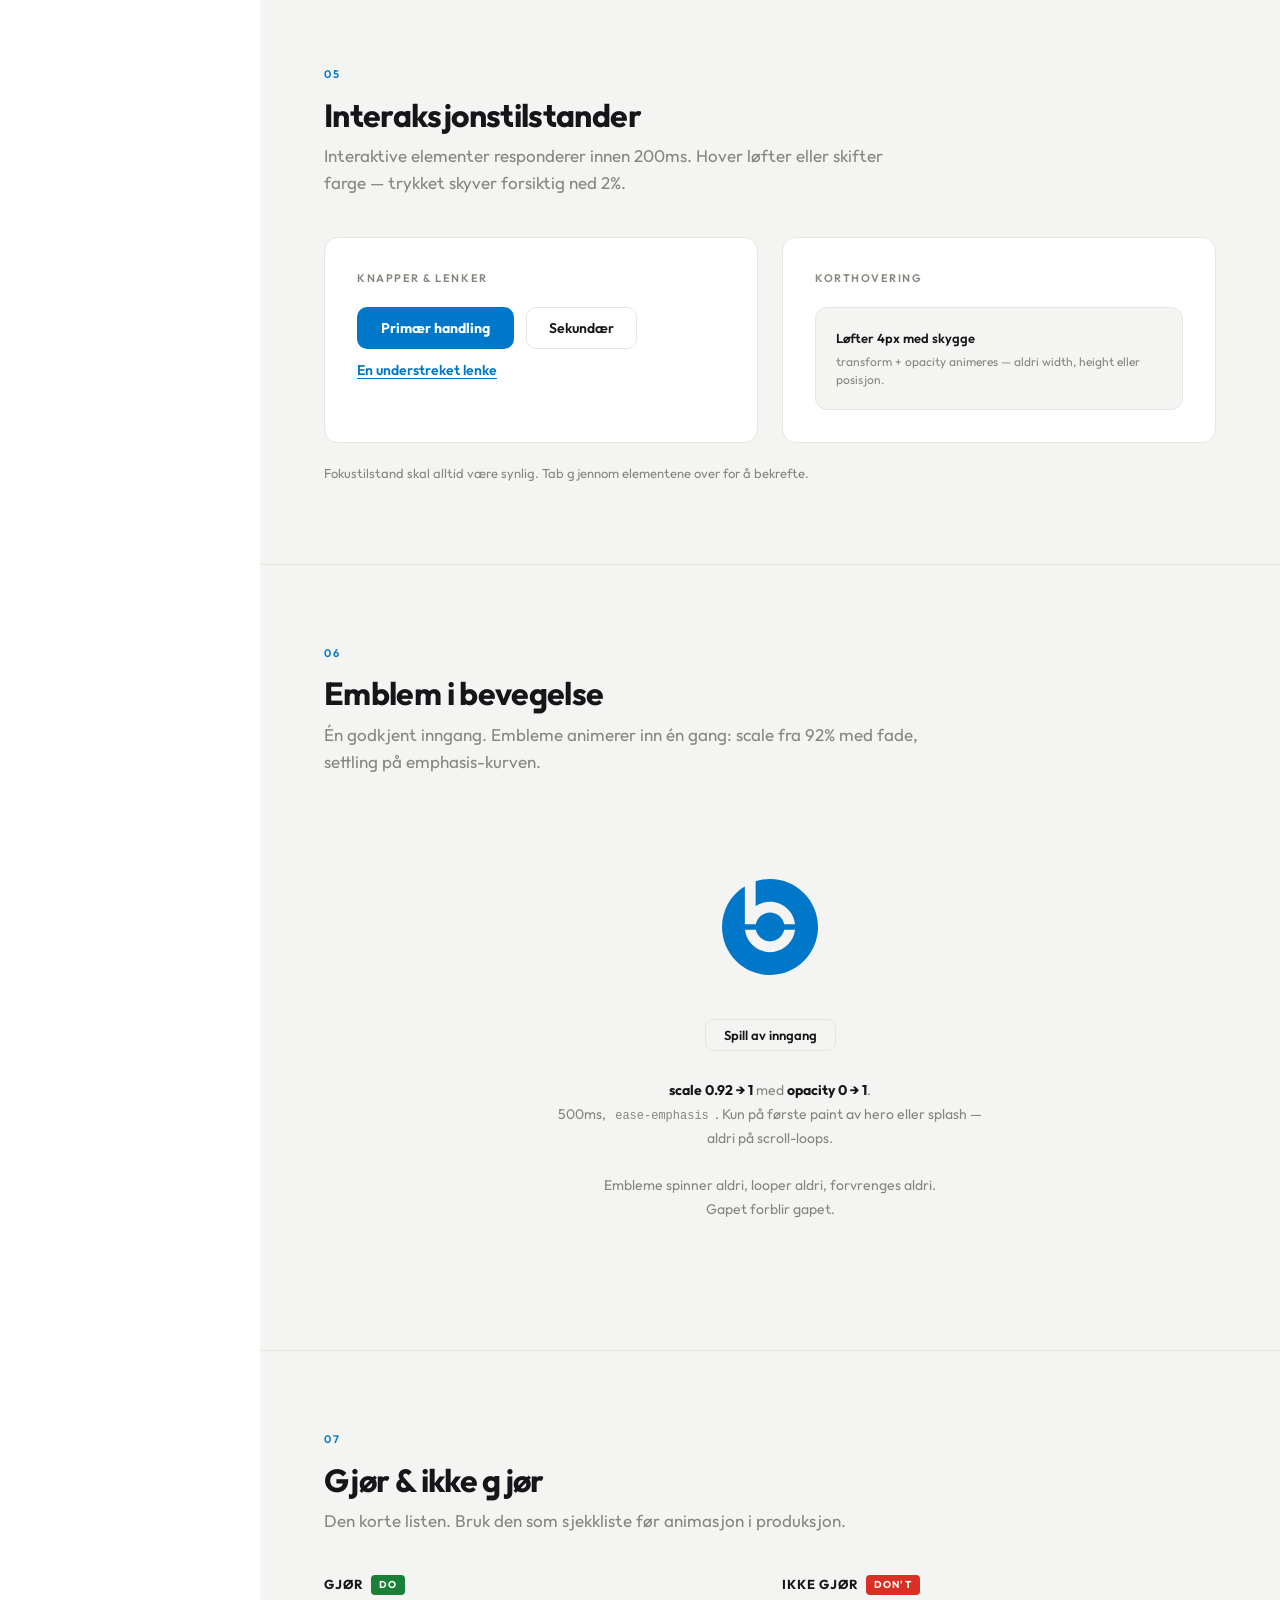
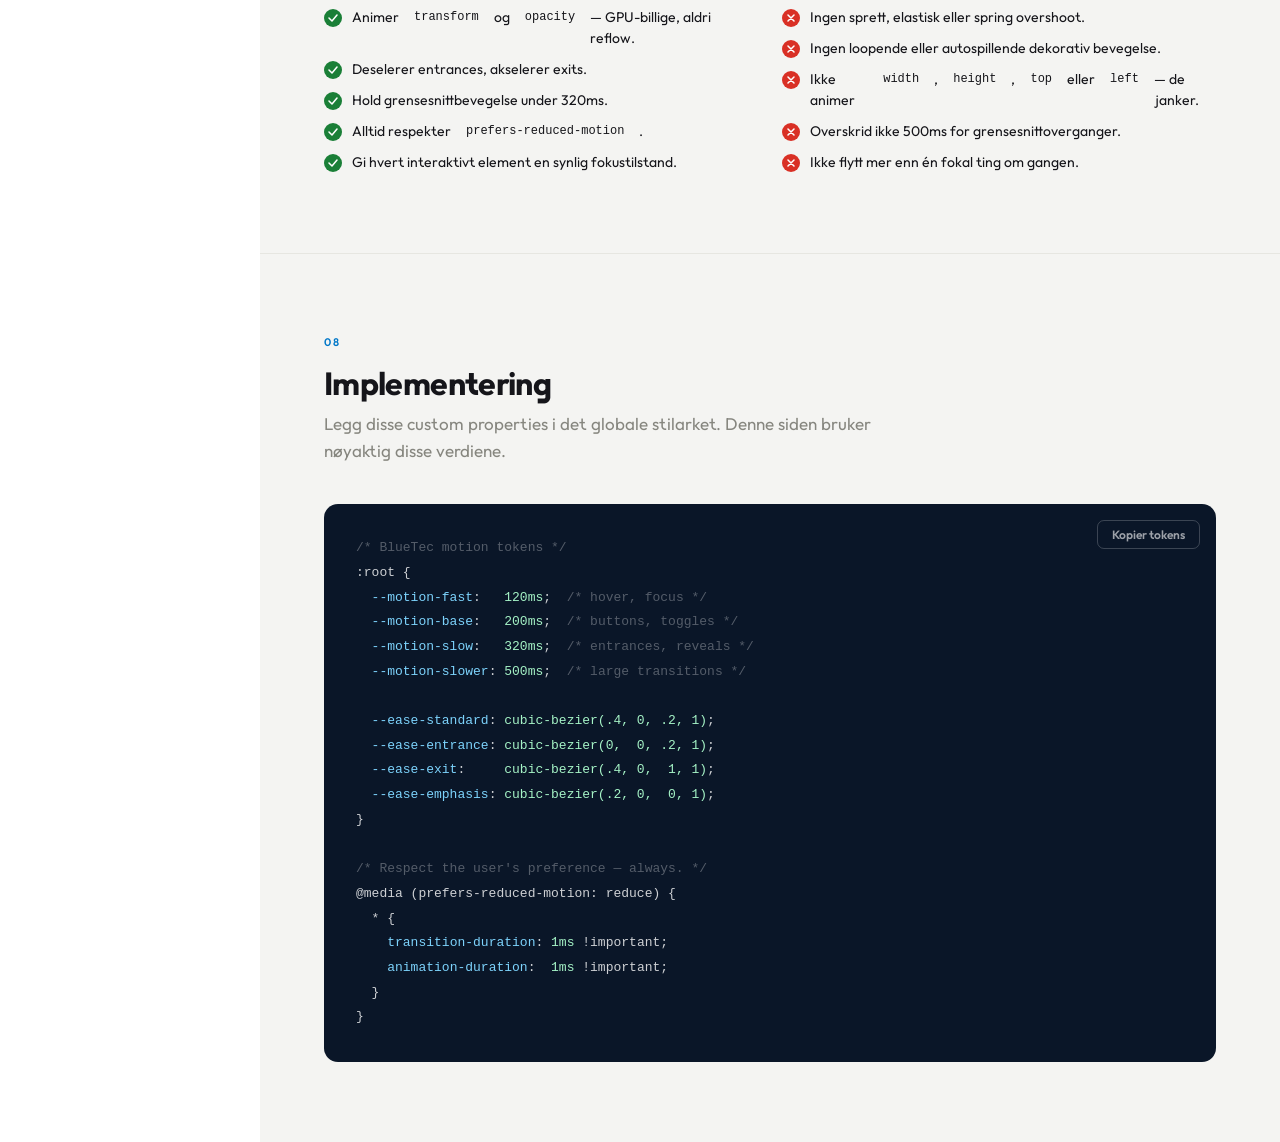
<file: web-motion-guidelines.html>
<!DOCTYPE html>
<html lang="no">
<head>
<meta charset="UTF-8">
<meta name="viewport" content="width=device-width,initial-scale=1">
<title>Web &amp; Motion — BlueTec Brand Hub</title>
<link rel="icon" type="image/png" sizes="32x32" href="branding-hub-assets/favicon/favicon-32.png">
<link rel="icon" type="image/png" sizes="16x16" href="branding-hub-assets/favicon/favicon-16.png">
<link rel="apple-touch-icon" href="branding-hub-assets/favicon/favicon-180.png">
<link rel="stylesheet" href="branding-hub-assets/fonts/fonts.css">
<style>
*,*::before,*::after{box-sizing:border-box;margin:0;padding:0}
:root{
  --bt-blue:#0077C8;
  --bt-navy:#0A1628;
  --bt-white:#FFFFFF;
  --bt-ink:#15151A;
  --bt-muted:#86867F;
  --bt-hairline:#E6E6E1;
  --bt-paper:#F4F4F2;
  --motion-fast:120ms;
  --motion-base:200ms;
  --motion-slow:320ms;
  --motion-slower:500ms;
  --ease-standard:cubic-bezier(.4,0,.2,1);
  --ease-entrance:cubic-bezier(0,0,.2,1);
  --ease-exit:cubic-bezier(.4,0,1,1);
  --ease-emphasis:cubic-bezier(.2,0,0,1);
  --radius:14px;
  --nav-w:260px;
}
html{scroll-behavior:smooth}
body{font-family:'BlueTec Geometric',Arial,sans-serif;font-size:16px;line-height:1.6;color:var(--bt-ink);background:var(--bt-white)}
@media(prefers-reduced-motion:reduce){
  *{transition:none!important;animation:none!important}
  html{scroll-behavior:auto}
  .reveal{opacity:1!important;transform:none!important}
}

/* ── Layout ──────────────────────────────────── */
.hub{display:grid;grid-template-columns:var(--nav-w) 1fr;min-height:100vh}

/* ── Left nav ────────────────────────────────── */
.sidenav{position:sticky;top:0;height:100vh;overflow-y:auto;background:var(--bt-navy);padding:40px 0;display:flex;flex-direction:column}
.sidenav__logo{padding:0 28px 24px;border-bottom:1px solid rgba(255,255,255,.1);margin-bottom:16px}
.sidenav__logo svg{display:block}
.sidenav__wordmark{font-size:18px;font-weight:800;color:var(--bt-white);letter-spacing:-.03em;margin-top:10px}
.sidenav__wordmark span{color:var(--bt-blue)}
.back-link{display:flex;align-items:center;gap:8px;padding:10px 28px 20px;font-size:13px;font-weight:500;color:rgba(255,255,255,.45);text-decoration:none;transition:color var(--motion-fast) var(--ease-standard)}
.back-link:hover{color:var(--bt-white)}
.back-link:focus-visible{outline:2px solid var(--bt-blue);outline-offset:-2px}
.sidenav__label{font-size:11px;font-weight:600;letter-spacing:.16em;text-transform:uppercase;color:rgba(255,255,255,.35);padding:0 28px;margin-bottom:8px}
.sidenav__link{display:block;padding:9px 28px;font-size:14px;font-weight:500;color:rgba(255,255,255,.6);text-decoration:none;border-left:3px solid transparent;transition:color var(--motion-fast) var(--ease-standard),border-color var(--motion-fast) var(--ease-standard),background var(--motion-fast) var(--ease-standard)}
.sidenav__link:hover{color:var(--bt-white);background:rgba(255,255,255,.05)}
.sidenav__link.active{color:var(--bt-white);border-left-color:var(--bt-blue);font-weight:600;background:rgba(0,119,200,.12)}
.sidenav__link:focus-visible{outline:2px solid var(--bt-blue);outline-offset:-2px}
.sidenav__footer{margin-top:auto;padding:20px 28px 0;font-size:11px;color:rgba(255,255,255,.25);border-top:1px solid rgba(255,255,255,.08)}

/* ── Main ────────────────────────────────────── */
.main{background:var(--bt-paper)}
.section{padding:80px 64px;border-bottom:1px solid var(--bt-hairline)}
.section:last-child{border-bottom:none}
.section--hero{background:var(--bt-navy);padding:80px 64px 100px}

/* ── Typography ──────────────────────────────── */
.eyebrow{font-size:11px;font-weight:600;letter-spacing:.18em;text-transform:uppercase;color:var(--bt-blue);margin-bottom:12px}
.eyebrow--light{color:rgba(255,255,255,.5)}
h1{font-size:56px;font-weight:800;letter-spacing:-.03em;line-height:1.05;color:var(--bt-white)}
h2{font-size:32px;font-weight:700;letter-spacing:-.02em;line-height:1.2;color:var(--bt-ink);margin-bottom:8px}
h3{font-size:18px;font-weight:600;letter-spacing:-.01em;color:var(--bt-ink);margin-bottom:6px}
.lead{font-size:20px;font-weight:400;color:rgba(255,255,255,.7);line-height:1.5;margin-top:16px;max-width:560px}
.section-desc{font-size:17px;color:var(--bt-muted);margin-bottom:40px;max-width:600px}

/* ── Scroll reveal ───────────────────────────── */
.reveal{opacity:0;transform:translateY(16px);transition:opacity var(--motion-slow) var(--ease-entrance),transform var(--motion-slow) var(--ease-entrance)}
.reveal.is-visible{opacity:1;transform:translateY(0)}

/* ── Principles ──────────────────────────────── */
.principles-grid{display:grid;grid-template-columns:repeat(auto-fill,minmax(260px,1fr));gap:16px}
.principle-card{background:var(--bt-white);border-radius:var(--radius);border:1px solid var(--bt-hairline);padding:28px}
.principle-num{font-size:11px;font-weight:700;letter-spacing:.18em;text-transform:uppercase;color:var(--bt-blue);margin-bottom:12px}
.principle-card p{font-size:14px;color:var(--bt-muted);line-height:1.6;margin-top:8px}
.principles-grid .reveal:nth-child(1){transition-delay:0ms}
.principles-grid .reveal:nth-child(2){transition-delay:60ms}
.principles-grid .reveal:nth-child(3){transition-delay:120ms}
.principles-grid .reveal:nth-child(4){transition-delay:180ms}

/* ── Timing scale ────────────────────────────── */
.timing-scale{display:flex;flex-direction:column;gap:20px;max-width:580px}
.timing-row{display:grid;grid-template-columns:130px 1fr 70px;align-items:center;gap:16px}
.timing-token{font-size:12px;font-family:'Courier New',Courier,monospace;color:var(--bt-muted)}
.timing-bar-track{height:8px;background:var(--bt-hairline);border-radius:4px;overflow:hidden}
.timing-bar{height:100%;background:var(--bt-blue);border-radius:4px}
.timing-duration{font-size:13px;font-weight:700;color:var(--bt-ink);text-align:right;font-variant-numeric:tabular-nums}
.timing-use{font-size:12px;color:var(--bt-muted);padding-left:146px;margin-top:-8px;margin-bottom:4px}

/* ── Easing demos ────────────────────────────── */
.easing-grid{display:grid;grid-template-columns:repeat(auto-fill,minmax(260px,1fr));gap:16px}
.easing-card{background:var(--bt-white);border-radius:var(--radius);border:1px solid var(--bt-hairline);padding:24px}
.easing-card h3{margin-bottom:4px}
.easing-code{font-size:11px;color:var(--bt-muted);font-family:'Courier New',Courier,monospace;margin-bottom:16px;line-height:1.5}
.easing-track{position:relative;height:44px;background:var(--bt-paper);border-radius:8px;overflow:hidden;margin-bottom:16px}
.easing-dot{position:absolute;left:10px;top:50%;width:24px;height:24px;border-radius:50%;background:var(--bt-blue);transform:translateY(-50%)}
.easing-dot.playing{animation:easing-move 900ms forwards}
@keyframes easing-move{to{left:calc(100% - 34px)}}
.easing-card p{font-size:12px;color:var(--bt-muted);line-height:1.5;margin-bottom:12px}
.btn-play{padding:7px 18px;font-size:13px;font-weight:600;font-family:inherit;border-radius:8px;border:1.5px solid var(--bt-hairline);background:transparent;color:var(--bt-ink);cursor:pointer;transition:all var(--motion-fast) var(--ease-standard)}
.btn-play:hover{border-color:var(--bt-blue);color:var(--bt-blue)}
.btn-play:focus-visible{outline:2px solid var(--bt-blue);outline-offset:2px}

/* ── Scroll rules box ────────────────────────── */
.scroll-box{background:var(--bt-white);border-radius:var(--radius);border:1px solid var(--bt-hairline);padding:28px;max-width:600px}
.scroll-box h3{margin-bottom:16px}
.rule-dot-list{list-style:none;display:flex;flex-direction:column;gap:12px}
.rule-dot-list li{display:flex;gap:12px;font-size:14px;line-height:1.5;color:var(--bt-ink)}
.rule-dot-list li::before{content:'';flex-shrink:0;width:7px;height:7px;border-radius:50%;background:var(--bt-blue);margin-top:7px}
.scroll-box__note{font-size:13px;color:var(--bt-blue);font-weight:600;margin-top:20px;padding-top:16px;border-top:1px solid var(--bt-hairline)}

/* ── Interaction demos ───────────────────────── */
.interaction-grid{display:grid;grid-template-columns:1fr 1fr;gap:24px}
.interaction-demo{background:var(--bt-white);border-radius:var(--radius);border:1px solid var(--bt-hairline);padding:32px}
.demo-label{font-size:11px;font-weight:600;letter-spacing:.14em;text-transform:uppercase;color:var(--bt-muted);margin-bottom:20px}
.demo-area{display:flex;flex-wrap:wrap;gap:12px;align-items:center}
.demo-btn--primary{display:inline-flex;align-items:center;padding:12px 24px;font-size:14px;font-weight:700;font-family:inherit;border-radius:10px;border:none;background:var(--bt-blue);color:var(--bt-white);cursor:pointer;transition:background var(--motion-base) var(--ease-standard),transform var(--motion-base) var(--ease-standard),box-shadow var(--motion-base) var(--ease-standard)}
.demo-btn--primary:hover{background:#0068b0;box-shadow:0 4px 12px rgba(0,119,200,.3)}
.demo-btn--primary:active{transform:scale(.98)}
.demo-btn--primary:focus-visible{outline:2px solid var(--bt-blue);outline-offset:2px}
.demo-btn--secondary{display:inline-flex;align-items:center;padding:11px 22px;font-size:14px;font-weight:600;font-family:inherit;border-radius:10px;border:1.5px solid var(--bt-hairline);background:transparent;color:var(--bt-ink);cursor:pointer;transition:border-color var(--motion-base) var(--ease-standard),color var(--motion-base) var(--ease-standard)}
.demo-btn--secondary:hover{border-color:var(--bt-blue);color:var(--bt-blue)}
.demo-btn--secondary:active{transform:scale(.98)}
.demo-btn--secondary:focus-visible{outline:2px solid var(--bt-blue);outline-offset:2px}
.demo-link{font-size:14px;font-weight:600;color:var(--bt-blue);text-decoration:underline;text-underline-offset:3px;cursor:pointer;border:none;background:transparent;font-family:inherit;transition:opacity var(--motion-fast) var(--ease-standard)}
.demo-link:hover{opacity:.65}
.demo-link:focus-visible{outline:2px solid var(--bt-blue);outline-offset:2px;border-radius:2px}
.demo-card{background:var(--bt-paper);border-radius:12px;padding:20px;border:1px solid var(--bt-hairline);font-size:13px;color:var(--bt-ink);transition:transform var(--motion-base) var(--ease-standard),box-shadow var(--motion-base) var(--ease-standard)}
.demo-card:hover{transform:translateY(-4px);box-shadow:0 8px 24px rgba(0,0,0,.1)}
.demo-card__title{font-weight:600;margin-bottom:4px}
.demo-card__body{color:var(--bt-muted);font-size:12px;line-height:1.5}
.interaction-note{font-size:13px;color:var(--bt-muted);margin-top:20px}

/* ── Emblem in motion ────────────────────────── */
.emblem-stage{display:flex;flex-direction:column;align-items:center;gap:28px;padding:48px 0}
.emblem-wrapper{width:128px;height:128px;display:flex;align-items:center;justify-content:center}
@keyframes emblem-entrance{
  from{transform:scale(.92);opacity:0}
  to{transform:scale(1);opacity:1}
}
.emblem-svg{animation:emblem-entrance var(--motion-slower) var(--ease-emphasis) both}
.emblem-svg.paused{animation:none;opacity:1;transform:scale(1)}
.emblem-rules{font-size:14px;color:var(--bt-muted);max-width:440px;line-height:1.7;text-align:center}
.emblem-rules strong{color:var(--bt-ink)}
.emblem-rules code{font-size:12px;background:var(--bt-paper);padding:1px 6px;border-radius:4px;font-family:'Courier New',Courier,monospace}

/* ── Do & Don't ──────────────────────────────── */
.rules-grid{display:grid;grid-template-columns:1fr 1fr;gap:24px}
.rules-col__title{font-size:13px;font-weight:700;letter-spacing:.08em;text-transform:uppercase;margin-bottom:12px;display:flex;align-items:center;gap:8px}
.do-badge{background:#1a7f37;color:#fff;font-size:10px;padding:2px 8px;border-radius:4px;font-weight:700}
.dont-badge{background:#D93025;color:#fff;font-size:10px;padding:2px 8px;border-radius:4px;font-weight:700}
.rule-list{list-style:none;display:flex;flex-direction:column;gap:10px}
.rule-list li{font-size:14px;color:var(--bt-ink);display:flex;gap:10px;align-items:flex-start;line-height:1.5}
.rule-list li::before{content:'';flex-shrink:0;width:18px;height:18px;border-radius:50%;margin-top:2px}
.rules-col--do .rule-list li::before{background:#1a7f37 url("data:image/svg+xml,%3Csvg width='10' height='8' viewBox='0 0 10 8' xmlns='http://www.w3.org/2000/svg'%3E%3Cpath d='M1 4l3 3 5-6' stroke='%23fff' stroke-width='1.5' fill='none' stroke-linecap='round' stroke-linejoin='round'/%3E%3C/svg%3E") center/10px no-repeat}
.rules-col--dont .rule-list li::before{background:#D93025 url("data:image/svg+xml,%3Csvg width='8' height='8' viewBox='0 0 8 8' xmlns='http://www.w3.org/2000/svg'%3E%3Cpath d='M1 1l6 6M7 1L1 7' stroke='%23fff' stroke-width='1.5' stroke-linecap='round'/%3E%3C/svg%3E") center/8px no-repeat}
.rule-list li code{font-size:12px;background:var(--bt-paper);padding:1px 5px;border-radius:3px;font-family:'Courier New',Courier,monospace}

/* ── Code block ──────────────────────────────── */
.code-block{background:var(--bt-navy);border-radius:var(--radius);padding:32px;position:relative;overflow:hidden}
.code-block pre{color:rgba(255,255,255,.8);font-family:'Courier New',Courier,monospace;font-size:13px;line-height:1.9;overflow-x:auto;white-space:pre}
.c{color:rgba(255,255,255,.3)}
.p{color:#7dd3fc}
.v{color:#a5f3c6}
.btn-copy-code{position:absolute;top:16px;right:16px;padding:6px 14px;font-size:12px;font-weight:600;font-family:inherit;border-radius:7px;border:1.5px solid rgba(255,255,255,.2);background:transparent;color:rgba(255,255,255,.6);cursor:pointer;transition:all var(--motion-fast) var(--ease-standard)}
.btn-copy-code:hover{background:rgba(255,255,255,.1);color:#fff;border-color:rgba(255,255,255,.4)}
.btn-copy-code:focus-visible{outline:2px solid var(--bt-blue);outline-offset:2px}

/* ── Toast ───────────────────────────────────── */
.toast{position:fixed;bottom:32px;left:50%;transform:translateX(-50%) translateY(80px);background:var(--bt-ink);color:var(--bt-white);font-size:13px;font-weight:600;padding:10px 20px;border-radius:8px;opacity:0;transition:opacity var(--motion-base) var(--ease-standard),transform var(--motion-base) var(--ease-standard);z-index:999;pointer-events:none}
.toast.show{opacity:1;transform:translateX(-50%) translateY(0)}

@media(max-width:900px){
  .hub{grid-template-columns:1fr}
  .sidenav{display:none}
  .section{padding:48px 24px}
  .interaction-grid,.rules-grid{grid-template-columns:1fr}
}
</style>
</head>
<body>
<div id="toast" class="toast" aria-live="polite"></div>

<div class="hub">

<!-- ── Left nav ──────────────────────────────── -->
<nav class="sidenav" aria-label="Web og Motion navigasjon">
  <div class="sidenav__logo">
    <svg width="44" height="44" viewBox="108.2 331.1 188.2 188.2" xmlns="http://www.w3.org/2000/svg" aria-hidden="true">
      <path fill="#0077C8" fill-rule="nonzero" d="M 202.34375 474.585938 C 176.980469 474.585938 156.097656 455.449219 153.3125 430.835938 L 174.6875 430.835938 C 177.289062 443.730469 188.679688 453.441406 202.34375 453.441406 C 216.003906 453.441406 227.398438 443.730469 230 430.835938 L 251.371094 430.835938 C 248.585938 455.449219 227.703125 474.585938 202.34375 474.585938 M 202.34375 331.132812 C 192.511719 331.132812 183.035156 332.648438 174.125 335.445312 L 174.125 384.742188 C 182.125 379.15625 191.847656 375.871094 202.34375 375.871094 C 227.707031 375.871094 248.589844 395.003906 251.371094 419.625 L 230 419.625 C 227.398438 406.722656 216.003906 397.011719 202.34375 397.011719 C 188.679688 397.011719 177.285156 406.722656 174.6875 419.625 L 152.988281 419.625 L 152.988281 345.117188 C 126.144531 361.691406 108.25 391.363281 108.25 425.226562 C 108.25 477.191406 150.375 519.320312 202.34375 519.320312 C 254.308594 519.320312 296.433594 477.191406 296.433594 425.226562 C 296.433594 373.261719 254.308594 331.132812 202.34375 331.132812"/>
    </svg>
    <div class="sidenav__wordmark">Blue<span>Tec</span></div>
  </div>
  <a class="back-link" href="index.html">
    <svg width="14" height="14" viewBox="0 0 14 14" fill="none" xmlns="http://www.w3.org/2000/svg" aria-hidden="true">
      <path d="M9 3L5 7L9 11" stroke="currentColor" stroke-width="1.5" stroke-linecap="round" stroke-linejoin="round"/>
    </svg>
    Tilbake til Brand Hub
  </a>
  <div class="sidenav__label">Web &amp; Motion</div>
  <a class="sidenav__link active" href="#principles">Prinsipper</a>
  <a class="sidenav__link" href="#timing">Timing</a>
  <a class="sidenav__link" href="#easing">Easing</a>
  <a class="sidenav__link" href="#scroll">Scroll</a>
  <a class="sidenav__link" href="#interaction">Interaksjon</a>
  <a class="sidenav__link" href="#emblem">Emblem i bevegelse</a>
  <a class="sidenav__link" href="#dodont">Gjør &amp; ikke gjør</a>
  <a class="sidenav__link" href="#implementation">Implementering</a>
  <div class="sidenav__footer">BlueTec AS &copy; 2026<br>Intern bruksressurs</div>
</nav>

<!-- ── Main ──────────────────────────────────── -->
<main class="main">

  <!-- Hero -->
  <section class="section section--hero" id="hero">
    <div class="eyebrow eyebrow--light">Web &amp; Motion</div>
    <h1>How BlueTec<br>moves.</h1>
    <p class="lead">Bevegelse, scrolling og interaksjon på tvers av BlueTecs digitale flater. Ren geometri i tid. Presis, rolig, selvsikker.</p>
  </section>

  <!-- 01 Principles -->
  <section class="section" id="principles">
    <div class="eyebrow">01</div>
    <h2>Prinsipper</h2>
    <p class="section-desc">Fire regler for all animasjon. Bestå alle fire — ellers skipes den ikke.</p>
    <div class="principles-grid">
      <div class="principle-card reveal">
        <div class="principle-num">01</div>
        <h3>Geometrisk, ikke organisk</h3>
        <p>Bevegelse følger rette linjer og sirkulære buer — som emblemetik. Ingen fjærer, ingen sprett, ingen elastisk overshoot.</p>
      </div>
      <div class="principle-card reveal">
        <div class="principle-num">02</div>
        <h3>Formålsdrevet, aldri dekorativ</h3>
        <p>Hver animasjon forklarer noe: en tilstandsendring, hvor et element kom fra, hva som nå har fokus. Kommuniserer den ikke? Fjern den.</p>
      </div>
      <div class="principle-card reveal">
        <div class="principle-num">03</div>
        <h3>Rask og rolig</h3>
        <p>Grensesnittbevegelse er kort — 120 til 320ms. Merkevaren er autoritativ, ikke oppsiktsvekkende. Hastighet leser som kompetanse.</p>
      </div>
      <div class="principle-card reveal">
        <div class="principle-num">04</div>
        <h3>Tilbakeholdenhet</h3>
        <p>En fokal bevegelse om gangen. Innhold leder — bevegelse støtter og konkurrerer aldri om oppmerksomheten.</p>
      </div>
    </div>
  </section>

  <!-- 02 Timing -->
  <section class="section" id="timing">
    <div class="eyebrow">02</div>
    <h2>Timing</h2>
    <p class="section-desc">Fire varigheter dekker alt. Kortere avstander og enklere endringer bruker kortere tid. Alt over 500ms føles tregt i et grensesnitt.</p>
    <div class="timing-scale">
      <div class="reveal">
        <div class="timing-row">
          <div class="timing-token">--motion-fast</div>
          <div class="timing-bar-track"><div class="timing-bar" style="width:24%"></div></div>
          <div class="timing-duration">120ms</div>
        </div>
        <div class="timing-use">Hover, fokus</div>
      </div>
      <div class="reveal" style="transition-delay:40ms">
        <div class="timing-row">
          <div class="timing-token">--motion-base</div>
          <div class="timing-bar-track"><div class="timing-bar" style="width:40%"></div></div>
          <div class="timing-duration">200ms</div>
        </div>
        <div class="timing-use">Knapper, toggles</div>
      </div>
      <div class="reveal" style="transition-delay:80ms">
        <div class="timing-row">
          <div class="timing-token">--motion-slow</div>
          <div class="timing-bar-track"><div class="timing-bar" style="width:64%"></div></div>
          <div class="timing-duration">320ms</div>
        </div>
        <div class="timing-use">Entrances, reveals</div>
      </div>
      <div class="reveal" style="transition-delay:120ms">
        <div class="timing-row">
          <div class="timing-token">--motion-slower</div>
          <div class="timing-bar-track"><div class="timing-bar" style="width:100%"></div></div>
          <div class="timing-duration">500ms</div>
        </div>
        <div class="timing-use">Store overganger, embleminngang</div>
      </div>
    </div>
  </section>

  <!-- 03 Easing -->
  <section class="section" id="easing">
    <div class="eyebrow">03</div>
    <h2>Easing</h2>
    <p class="section-desc">Fire kurver. Ingen sprett. Geometrisk bevegelse deselererer inn og akselererer ut. Trykk Play for å kjenne hver kurve.</p>
    <div class="easing-grid">
      <div class="easing-card reveal">
        <h3>Standard</h3>
        <div class="easing-code">cubic-bezier(.4, 0, .2, 1)</div>
        <div class="easing-track">
          <div class="easing-dot" id="dot-standard" style="animation-timing-function:cubic-bezier(.4,0,.2,1)"></div>
        </div>
        <p>Elementer som bytter tilstand på stedet — toggles, fargebytte, tab-endringer.</p>
        <button class="btn-play" onclick="playEasing('standard')">Play</button>
      </div>
      <div class="easing-card reveal">
        <h3>Entrance</h3>
        <div class="easing-code">cubic-bezier(0, 0, .2, 1)</div>
        <div class="easing-track">
          <div class="easing-dot" id="dot-entrance" style="animation-timing-function:cubic-bezier(0,0,.2,1)"></div>
        </div>
        <p>Elementer som kommer inn i view — modaler, drawere, scroll-reveals.</p>
        <button class="btn-play" onclick="playEasing('entrance')">Play</button>
      </div>
      <div class="easing-card reveal">
        <h3>Exit</h3>
        <div class="easing-code">cubic-bezier(.4, 0, 1, 1)</div>
        <div class="easing-track">
          <div class="easing-dot" id="dot-exit" style="animation-timing-function:cubic-bezier(.4,0,1,1)"></div>
        </div>
        <p>Elementer som forlater view — lukkede modaler, tilbakemeldinger som forsvinner.</p>
        <button class="btn-play" onclick="playEasing('exit')">Play</button>
      </div>
      <div class="easing-card reveal">
        <h3>Emphasis</h3>
        <div class="easing-code">cubic-bezier(.2, 0, 0, 1)</div>
        <div class="easing-track">
          <div class="easing-dot" id="dot-emphasis" style="animation-timing-function:cubic-bezier(.2,0,0,1)"></div>
        </div>
        <p>Store, viktige overganger — embleminngang, heroer, splash-screens.</p>
        <button class="btn-play" onclick="playEasing('emphasis')">Play</button>
      </div>
    </div>
  </section>

  <!-- 04 Scroll -->
  <section class="section" id="scroll">
    <div class="eyebrow">04</div>
    <h2>Scroll</h2>
    <p class="section-desc">Avslør én gang, forsiktig. Innhold fader 16px oppover etter hvert som det entrer — aldri på nytt ved scroll tilbake.</p>
    <div class="scroll-box reveal">
      <h3>Reglene</h3>
      <ul class="rule-dot-list">
        <li>Fade 16px oppover ved inngang. Aldri re-animer ved scroll ned igjen.</li>
        <li>Ingen tung parallax — maksimalt en lett differensiell effekt.</li>
        <li>Stagger er valgfritt og lite — maks 60ms mellom elementer.</li>
        <li>Alltid respekter <code>prefers-reduced-motion</code> — vis sluttilstand umiddelbart.</li>
      </ul>
      <div class="scroll-box__note">Hvert avsnitt på denne siden demonstrerer regelen allerede.</div>
    </div>
  </section>

  <!-- 05 Interaction -->
  <section class="section" id="interaction">
    <div class="eyebrow">05</div>
    <h2>Interaksjonstilstander</h2>
    <p class="section-desc">Interaktive elementer responderer innen 200ms. Hover løfter eller skifter farge — trykket skyver forsiktig ned 2%.</p>
    <div class="interaction-grid">
      <div class="interaction-demo reveal">
        <div class="demo-label">Knapper &amp; lenker</div>
        <div class="demo-area">
          <button class="demo-btn--primary">Primær handling</button>
          <button class="demo-btn--secondary">Sekundær</button>
          <button class="demo-link">En understreket lenke</button>
        </div>
      </div>
      <div class="interaction-demo reveal">
        <div class="demo-label">Korthovering</div>
        <div class="demo-area" style="display:block">
          <div class="demo-card">
            <div class="demo-card__title">Løfter 4px med skygge</div>
            <div class="demo-card__body">transform + opacity animeres — aldri width, height eller posisjon.</div>
          </div>
        </div>
      </div>
    </div>
    <p class="interaction-note">Fokustilstand skal alltid være synlig. Tab gjennom elementene over for å bekrefte.</p>
  </section>

  <!-- 06 Emblem in motion -->
  <section class="section" id="emblem">
    <div class="eyebrow">06</div>
    <h2>Emblem i bevegelse</h2>
    <p class="section-desc">Én godkjent inngang. Embleme animerer inn én gang: scale fra 92% med fade, settling på emphasis-kurven.</p>
    <div class="emblem-stage">
      <div class="emblem-wrapper">
        <svg id="emblem-svg" class="emblem-svg" width="96" height="96" viewBox="108.2 331.1 188.2 188.2" xmlns="http://www.w3.org/2000/svg" aria-label="BlueTec emblem">
          <path fill="#0077C8" fill-rule="nonzero" d="M 202.34375 474.585938 C 176.980469 474.585938 156.097656 455.449219 153.3125 430.835938 L 174.6875 430.835938 C 177.289062 443.730469 188.679688 453.441406 202.34375 453.441406 C 216.003906 453.441406 227.398438 443.730469 230 430.835938 L 251.371094 430.835938 C 248.585938 455.449219 227.703125 474.585938 202.34375 474.585938 M 202.34375 331.132812 C 192.511719 331.132812 183.035156 332.648438 174.125 335.445312 L 174.125 384.742188 C 182.125 379.15625 191.847656 375.871094 202.34375 375.871094 C 227.707031 375.871094 248.589844 395.003906 251.371094 419.625 L 230 419.625 C 227.398438 406.722656 216.003906 397.011719 202.34375 397.011719 C 188.679688 397.011719 177.285156 406.722656 174.6875 419.625 L 152.988281 419.625 L 152.988281 345.117188 C 126.144531 361.691406 108.25 391.363281 108.25 425.226562 C 108.25 477.191406 150.375 519.320312 202.34375 519.320312 C 254.308594 519.320312 296.433594 477.191406 296.433594 425.226562 C 296.433594 373.261719 254.308594 331.132812 202.34375 331.132812"/>
        </svg>
      </div>
      <button class="btn-play" onclick="replayEmblem()">Spill av inngang</button>
      <div class="emblem-rules">
        <strong>scale 0.92 &rarr; 1</strong> med <strong>opacity 0 &rarr; 1</strong>.<br>
        500ms, <code>ease-emphasis</code>. Kun på første paint av hero eller splash — aldri på scroll-loops.<br><br>
        Embleme spinner aldri, looper aldri, forvrenges aldri.<br>Gapet forblir gapet.
      </div>
    </div>
  </section>

  <!-- 07 Do & Don't -->
  <section class="section" id="dodont">
    <div class="eyebrow">07</div>
    <h2>Gjør &amp; ikke gjør</h2>
    <p class="section-desc">Den korte listen. Bruk den som sjekkliste før animasjon i produksjon.</p>
    <div class="rules-grid">
      <div class="rules-col rules-col--do reveal">
        <div class="rules-col__title">Gjør <span class="do-badge">DO</span></div>
        <ul class="rule-list">
          <li>Animer <code>transform</code> og <code>opacity</code> — GPU-billige, aldri reflow.</li>
          <li>Deselerer entrances, akselerer exits.</li>
          <li>Hold grensesnittbevegelse under 320ms.</li>
          <li>Alltid respekter <code>prefers-reduced-motion</code>.</li>
          <li>Gi hvert interaktivt element en synlig fokustilstand.</li>
        </ul>
      </div>
      <div class="rules-col rules-col--dont reveal">
        <div class="rules-col__title">Ikke gjør <span class="dont-badge">DON'T</span></div>
        <ul class="rule-list">
          <li>Ingen sprett, elastisk eller spring overshoot.</li>
          <li>Ingen loopende eller autospillende dekorativ bevegelse.</li>
          <li>Ikke animer <code>width</code>, <code>height</code>, <code>top</code> eller <code>left</code> — de janker.</li>
          <li>Overskrid ikke 500ms for grensesnittoverganger.</li>
          <li>Ikke flytt mer enn én fokal ting om gangen.</li>
        </ul>
      </div>
    </div>
  </section>

  <!-- 08 Implementation -->
  <section class="section" id="implementation">
    <div class="eyebrow">08</div>
    <h2>Implementering</h2>
    <p class="section-desc">Legg disse custom properties i det globale stilarket. Denne siden bruker nøyaktig disse verdiene.</p>
    <div class="code-block reveal">
      <button class="btn-copy-code" onclick="copyTokens()">Kopier tokens</button>
      <pre><span class="c">/* BlueTec motion tokens */</span>
:root {
  <span class="p">--motion-fast</span>:   <span class="v">120ms</span>;  <span class="c">/* hover, focus */</span>
  <span class="p">--motion-base</span>:   <span class="v">200ms</span>;  <span class="c">/* buttons, toggles */</span>
  <span class="p">--motion-slow</span>:   <span class="v">320ms</span>;  <span class="c">/* entrances, reveals */</span>
  <span class="p">--motion-slower</span>: <span class="v">500ms</span>;  <span class="c">/* large transitions */</span>

  <span class="p">--ease-standard</span>: <span class="v">cubic-bezier(.4, 0, .2, 1)</span>;
  <span class="p">--ease-entrance</span>: <span class="v">cubic-bezier(0,  0, .2, 1)</span>;
  <span class="p">--ease-exit</span>:     <span class="v">cubic-bezier(.4, 0,  1, 1)</span>;
  <span class="p">--ease-emphasis</span>: <span class="v">cubic-bezier(.2, 0,  0, 1)</span>;
}

<span class="c">/* Respect the user's preference — always. */</span>
@media (prefers-reduced-motion: reduce) {
  * {
    <span class="p">transition-duration</span>: <span class="v">1ms</span> !important;
    <span class="p">animation-duration</span>:  <span class="v">1ms</span> !important;
  }
}</pre>
    </div>
  </section>

</main>
</div>

<script>
// ── Scroll spy ───────────────────────────────
const SPY_IDS = ['principles','timing','easing','scroll','interaction','emblem','dodont','implementation'];
const navLinks = {};
SPY_IDS.forEach(id => {
  const el = document.querySelector(`.sidenav__link[href="#${id}"]`);
  if (el) navLinks[id] = el;
});
const spyIO = new IntersectionObserver(entries => {
  entries.forEach(e => {
    if (e.isIntersecting) {
      Object.values(navLinks).forEach(l => l.classList.remove('active'));
      if (navLinks[e.target.id]) navLinks[e.target.id].classList.add('active');
    }
  });
}, {threshold: 0.3, rootMargin: '-80px 0px -40% 0px'});
SPY_IDS.forEach(id => {
  const el = document.getElementById(id);
  if (el) spyIO.observe(el);
});

// ── Scroll reveal ────────────────────────────
const revealIO = new IntersectionObserver(entries => {
  entries.forEach(e => {
    if (e.isIntersecting) {
      e.target.classList.add('is-visible');
      revealIO.unobserve(e.target);
    }
  });
}, {threshold: 0.1});
document.querySelectorAll('.reveal').forEach(el => revealIO.observe(el));

// ── Easing demos ─────────────────────────────
function playEasing(name) {
  const dot = document.getElementById('dot-' + name);
  dot.classList.remove('playing');
  void dot.offsetWidth;
  dot.classList.add('playing');
  dot.addEventListener('animationend', function handler() {
    dot.classList.remove('playing');
    dot.removeEventListener('animationend', handler);
  });
}

// ── Emblem replay ─────────────────────────────
function replayEmblem() {
  const svg = document.getElementById('emblem-svg');
  svg.classList.add('paused');
  void svg.offsetWidth;
  svg.classList.remove('paused');
}

// ── Copy tokens ───────────────────────────────
const TOKEN_CSS = `:root {
  --motion-fast:   120ms;
  --motion-base:   200ms;
  --motion-slow:   320ms;
  --motion-slower: 500ms;

  --ease-standard: cubic-bezier(.4, 0, .2, 1);
  --ease-entrance: cubic-bezier(0,  0, .2, 1);
  --ease-exit:     cubic-bezier(.4, 0,  1, 1);
  --ease-emphasis: cubic-bezier(.2, 0,  0, 1);
}

@media (prefers-reduced-motion: reduce) {
  * {
    transition-duration: 1ms !important;
    animation-duration:  1ms !important;
  }
}`;
function copyTokens() {
  navigator.clipboard.writeText(TOKEN_CSS).then(() => showToast('Tokens kopiert'));
}

// ── Toast ─────────────────────────────────────
function showToast(msg) {
  const t = document.getElementById('toast');
  t.textContent = msg;
  t.classList.add('show');
  setTimeout(() => t.classList.remove('show'), 2400);
}
</script>
</body>
</html>
</file>
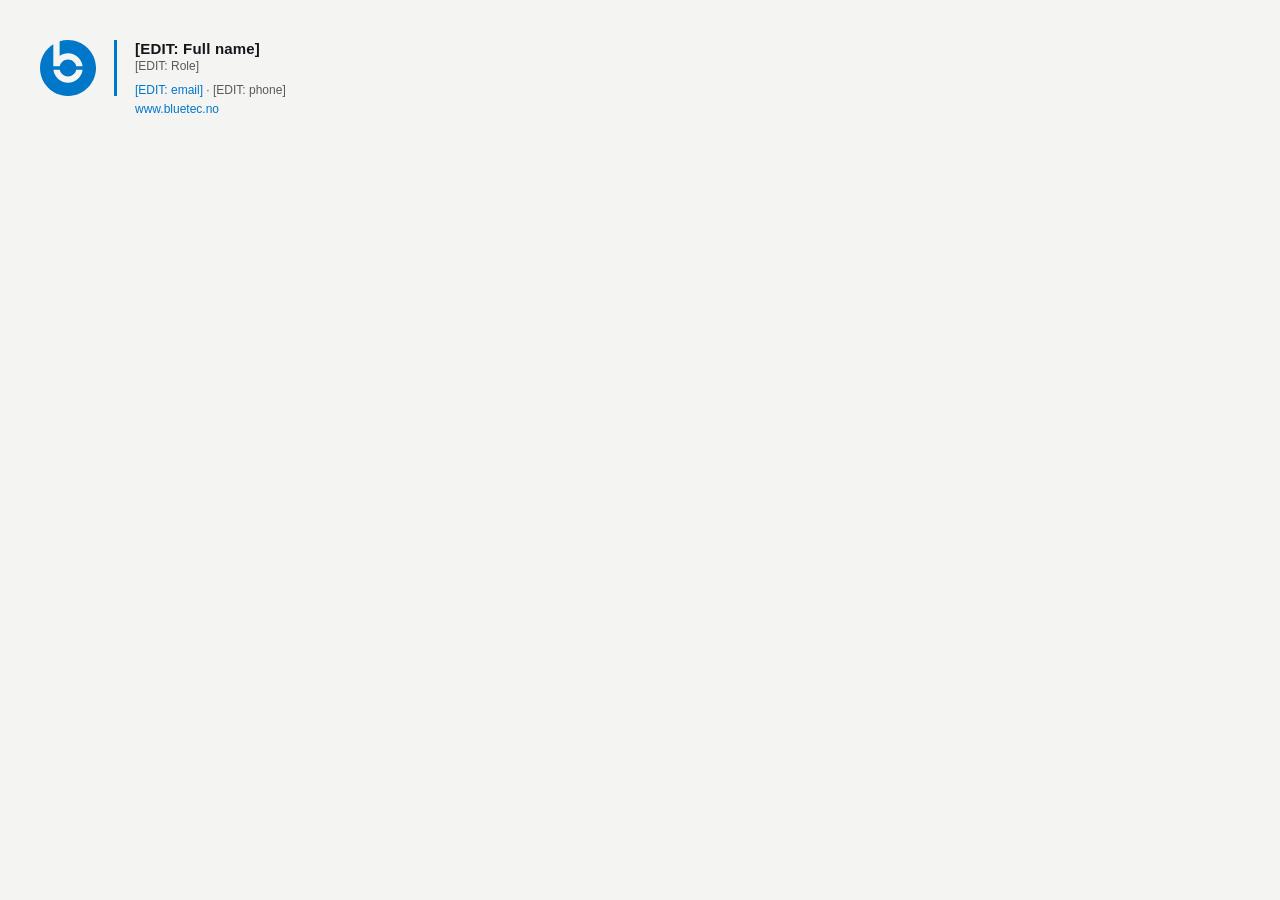
<file: branding-hub-assets/email-signature/signature-template.html>
<!DOCTYPE html>
<html lang="en">
<head>
<meta charset="UTF-8">
<title>BlueTec email signature — template</title>
</head>
<!--
  BlueTec email signature template.
  HOW TO USE: edit the five fields marked [EDIT], then copy/paste the signature block
  into Outlook / Gmail signature settings. Email clients cannot load custom fonts, so
  this uses Arial as the safe fallback (closest system match to BlueTec Geometric).
  The emblem is inline SVG so it travels with the signature — no hosting required.
  On the hub, turn the [EDIT] fields into form inputs that write into this markup.
-->
<body style="margin:0;background:#f4f4f2;padding:40px;font-family:Arial,Helvetica,sans-serif">

  <!-- ===== SIGNATURE BLOCK (copy from here) ===== -->
  <table cellpadding="0" cellspacing="0" border="0" style="border-collapse:collapse">
    <tr>
      <!-- emblem -->
      <td style="vertical-align:top;padding-right:18px">
        <svg width="56" height="56" viewBox="108.2 331.1 188.2 188.2" xmlns="http://www.w3.org/2000/svg" aria-label="BlueTec">
          <path fill="#0077C8" fill-rule="nonzero" d="M 202.34375 474.585938 C 176.980469 474.585938 156.097656 455.449219 153.3125 430.835938 L 174.6875 430.835938 C 177.289062 443.730469 188.679688 453.441406 202.34375 453.441406 C 216.003906 453.441406 227.398438 443.730469 230 430.835938 L 251.371094 430.835938 C 248.585938 455.449219 227.703125 474.585938 202.34375 474.585938 M 202.34375 331.132812 C 192.511719 331.132812 183.035156 332.648438 174.125 335.445312 L 174.125 384.742188 C 182.125 379.15625 191.847656 375.871094 202.34375 375.871094 C 227.707031 375.871094 248.589844 395.003906 251.371094 419.625 L 230 419.625 C 227.398438 406.722656 216.003906 397.011719 202.34375 397.011719 C 188.679688 397.011719 177.285156 406.722656 174.6875 419.625 L 152.988281 419.625 L 152.988281 345.117188 C 126.144531 361.691406 108.25 391.363281 108.25 425.226562 C 108.25 477.191406 150.375 519.320312 202.34375 519.320312 C 254.308594 519.320312 296.433594 477.191406 296.433594 425.226562 C 296.433594 373.261719 254.308594 331.132812 202.34375 331.132812 "/>
        </svg>
      </td>
      <!-- divider -->
      <td style="vertical-align:top;padding-right:18px">
        <div style="width:3px;height:56px;background:#0077C8;line-height:1px;font-size:1px">&nbsp;</div>
      </td>
      <!-- text -->
      <td style="vertical-align:top">
        <div style="font-family:Arial,Helvetica,sans-serif;font-size:15px;font-weight:bold;color:#15151A;letter-spacing:.2px">[EDIT: Full name]</div>
        <div style="font-family:Arial,Helvetica,sans-serif;font-size:12px;color:#5a5a55;margin-top:2px">[EDIT: Role]</div>
        <div style="font-family:Arial,Helvetica,sans-serif;font-size:12px;color:#5a5a55;margin-top:8px;line-height:1.6">
          <a href="mailto:[EDIT: email]" style="color:#0077C8;text-decoration:none">[EDIT: email]</a>&nbsp;&middot;&nbsp;[EDIT: phone]<br>
          <a href="https://www.bluetec.no" style="color:#0077C8;text-decoration:none">www.bluetec.no</a>
        </div>
      </td>
    </tr>
  </table>
  <!-- ===== END SIGNATURE BLOCK ===== -->

</body>
</html>
</file>
<file: branding-hub-assets/fonts/fonts.css>
/* BlueTec Geometric — self-hosted web fonts.
   Serves WOFF (≈56% of the TTF size) with a TTF fallback. Keep all font files
   in the same folder as this stylesheet.
   Want WOFF2 (another ~30% smaller, Brotli)? Generate locally, e.g.:
     npx ttf2woff2 BlueTecGeometric-Regular.ttf > BlueTecGeometric-Regular.woff2
   then add a `url('….woff2') format('woff2')` first in each src list below. */

@font-face{font-family:'BlueTec Geometric';font-weight:100;font-style:normal;font-display:swap;src:url('BlueTecGeometric-Thin.woff') format('woff'),url('BlueTecGeometric-Thin.ttf') format('truetype')}
@font-face{font-family:'BlueTec Geometric';font-weight:200;font-style:normal;font-display:swap;src:url('BlueTecGeometric-ExtraLight.woff') format('woff'),url('BlueTecGeometric-ExtraLight.ttf') format('truetype')}
@font-face{font-family:'BlueTec Geometric';font-weight:300;font-style:normal;font-display:swap;src:url('BlueTecGeometric-Light.woff') format('woff'),url('BlueTecGeometric-Light.ttf') format('truetype')}
@font-face{font-family:'BlueTec Geometric';font-weight:400;font-style:normal;font-display:swap;src:url('BlueTecGeometric-Regular.woff') format('woff'),url('BlueTecGeometric-Regular.ttf') format('truetype')}
@font-face{font-family:'BlueTec Geometric';font-weight:500;font-style:normal;font-display:swap;src:url('BlueTecGeometric-Medium.woff') format('woff'),url('BlueTecGeometric-Medium.ttf') format('truetype')}
@font-face{font-family:'BlueTec Geometric';font-weight:600;font-style:normal;font-display:swap;src:url('BlueTecGeometric-SemiBold.woff') format('woff'),url('BlueTecGeometric-SemiBold.ttf') format('truetype')}
@font-face{font-family:'BlueTec Geometric';font-weight:700;font-style:normal;font-display:swap;src:url('BlueTecGeometric-Bold.woff') format('woff'),url('BlueTecGeometric-Bold.ttf') format('truetype')}
@font-face{font-family:'BlueTec Geometric';font-weight:800;font-style:normal;font-display:swap;src:url('BlueTecGeometric-ExtraBold.woff') format('woff'),url('BlueTecGeometric-ExtraBold.ttf') format('truetype')}
@font-face{font-family:'BlueTec Geometric';font-weight:900;font-style:normal;font-display:swap;src:url('BlueTecGeometric-Black.woff') format('woff'),url('BlueTecGeometric-Black.ttf') format('truetype')}
</file>
